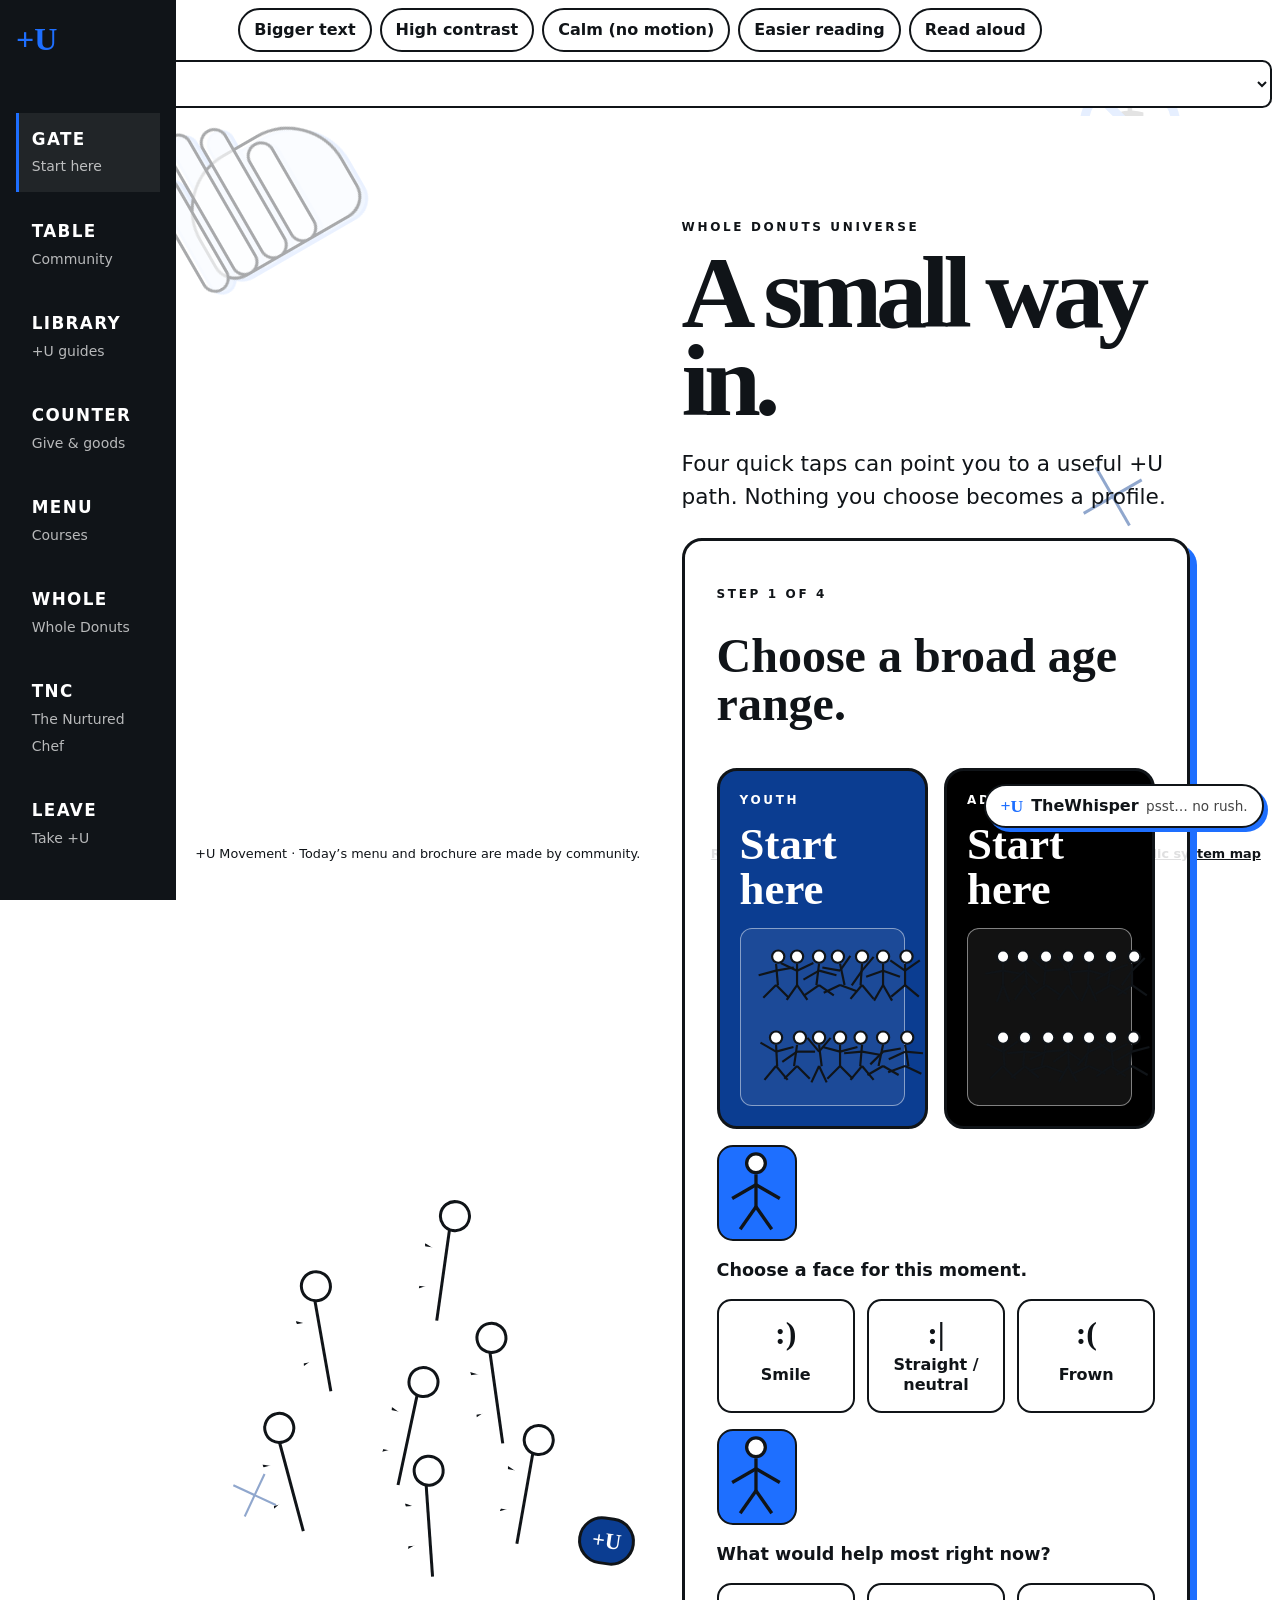
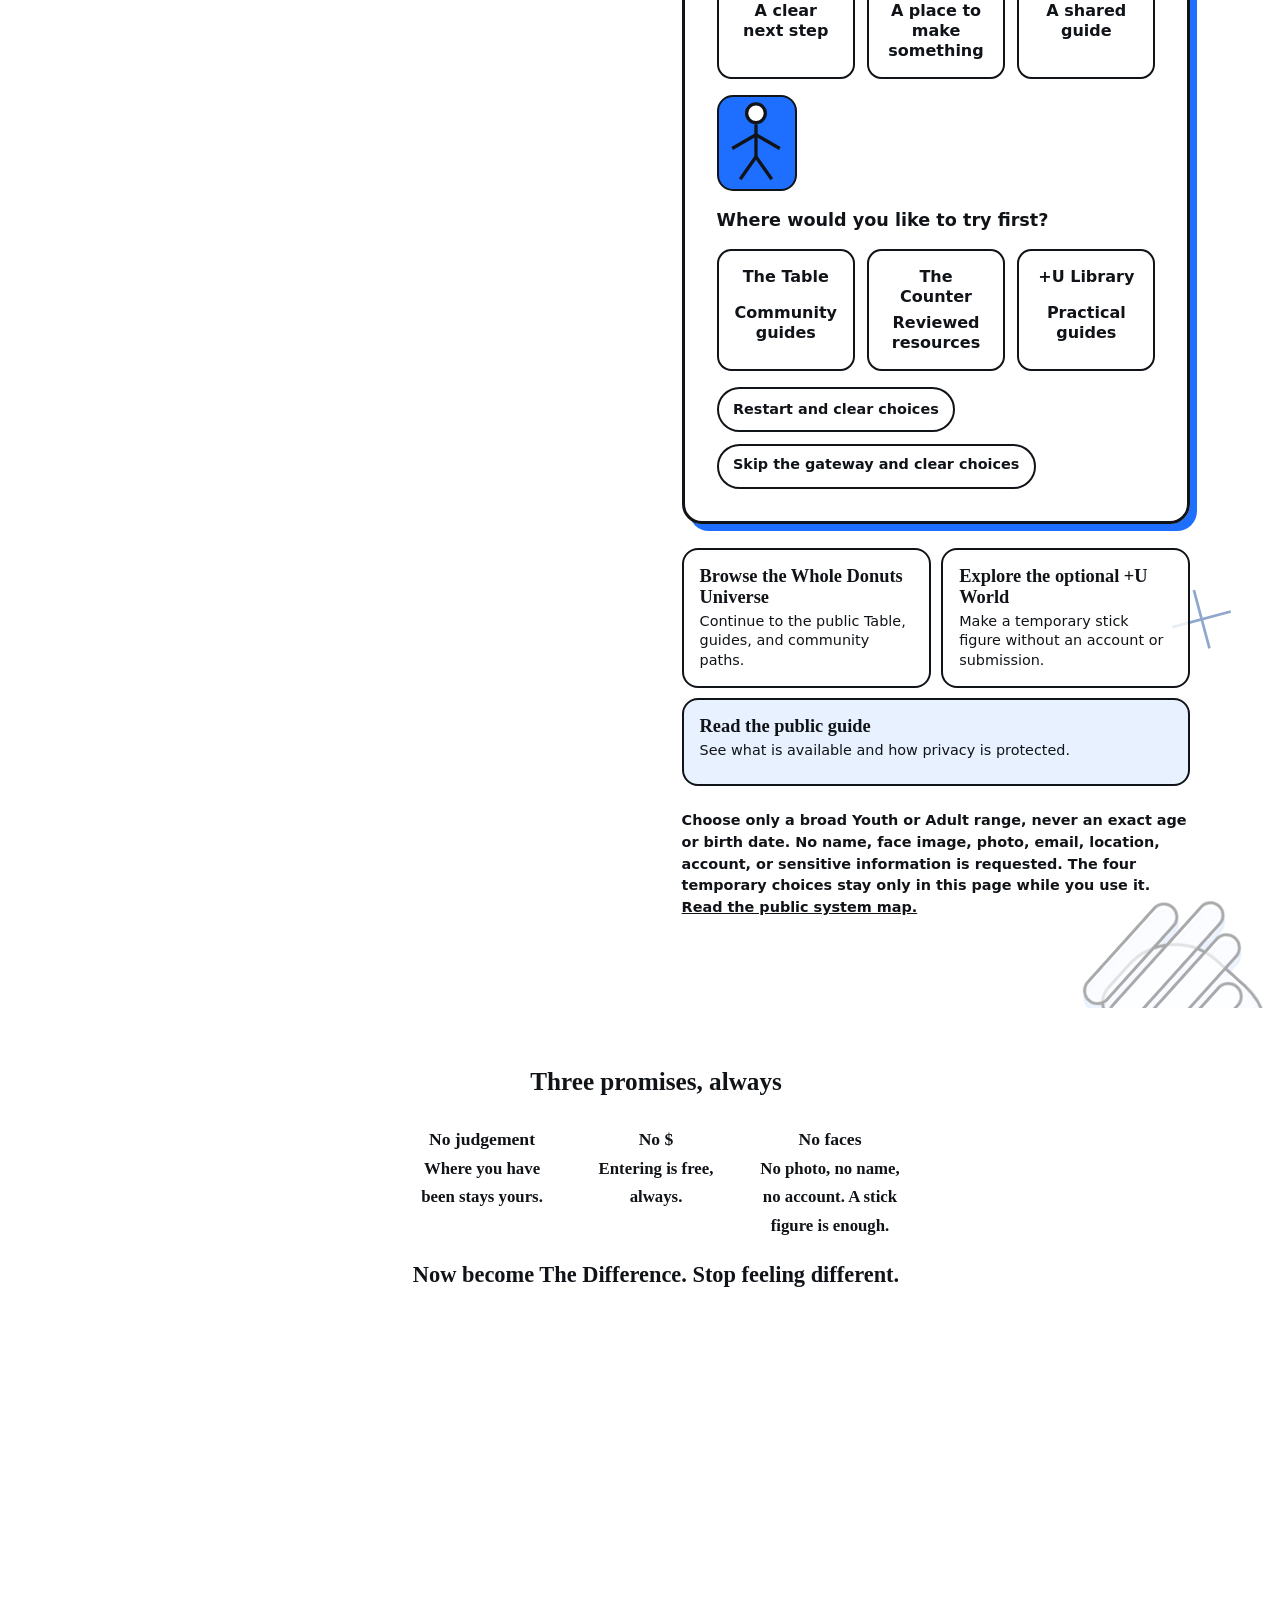
<file: index.html>
<!doctype html>
<html lang="en">
<head>
  <meta charset="utf-8">
  <meta name="viewport" content="width=device-width,initial-scale=1">
  <meta name="description" content="Welcome to Whole Donuts: practical guides, the +U World, and community paths for learning, making, and sharing what helps.">
  <meta id="page-robots" name="robots" content="index,follow">
  <link rel="canonical" href="https://wenevergonnaclose.com/">
  <meta property="og:type" content="website">
  <meta property="og:title" content="Whole Donuts Universe | Find a useful next step">
  <meta property="og:description" content="A welcoming place for practical guides, creative exploration, and community paths.">
  <meta property="og:url" content="https://wenevergonnaclose.com/">
  <meta name="twitter:card" content="summary">
  <script type="application/ld+json">
    {"@context":"https://schema.org","@type":"WebSite","name":"Whole Donuts Universe","url":"https://wenevergonnaclose.com/","description":"A welcoming place for practical guides, creative exploration, and community paths."}
  </script>
  <title>Whole Donuts Universe | Find a useful next step</title>
  <link rel="stylesheet" href="styles.css?v=gateway-journey-1">
  <link rel="stylesheet" href="css/access.css">
  <link rel="stylesheet" href="css/identity.css">
  <script>document.documentElement.classList.add("js-router");</script>
</head>
<body data-ghost="home">
  <a class="skip-link" href="#main-content">Skip to the current screen</a>
  <section class="universe-gateway screen screen-active" id="gateway" data-screen="gateway" aria-labelledby="universe-gateway-title">
    <div class="entry-backdrop" aria-hidden="true">
      <div class="overflow-hand hand-left"><span></span><span></span><span></span><span></span></div>
      <div class="overflow-hand hand-right"><span></span><span></span><span></span><span></span></div>
      <span class="entry-jack jack-one"></span>
      <span class="entry-jack jack-two"></span>
      <span class="entry-jack jack-three"></span>
    </div>
    <div class="universe-shell">
      <div class="stick-field" role="img" aria-label="A field of anonymous faceless stick figures">
        <span class="field-figure one"></span><span class="field-figure two"></span><span class="field-figure three"></span><span class="field-figure four"></span><span class="field-figure five"></span><span class="field-figure six"></span><span class="field-figure seven"></span><span class="universe-plus">+U</span>
      </div>
      <div class="universe-copy">
        <p class="eyebrow">WHOLE DONUTS UNIVERSE</p>
        <h1 id="universe-gateway-title">A small way in.</h1>
        <p class="universe-lede">Four quick taps can point you to a useful +U path. Nothing you choose becomes a profile.</p>
        <section class="entry-journey" aria-labelledby="entry-journey-title">
          <p class="eyebrow" id="entry-progress">STEP 1 OF 4</p>
          <h2 id="entry-journey-title">Choose a broad age range.</h2>
          <div class="journey-step" data-journey-step="1">
            <div class="gateway-panels">
              <button class="gateway-panel youth-panel side-choice" type="button" data-entry-side="youth"><span><span class="eyebrow">YOUTH</span><strong>Start here</strong></span><span class="companion-field" aria-hidden="true"><span class="entry-variant style-curious"><span class="entry-figure"><span class="figure-head"></span><span class="figure-body"></span><span class="figure-limb arm-left"></span><span class="figure-limb arm-right"></span><span class="figure-limb leg-left"></span><span class="figure-limb leg-right"></span></span></span><span class="entry-variant style-bright"><span class="entry-figure"><span class="figure-head"></span><span class="figure-body"></span><span class="figure-limb arm-left"></span><span class="figure-limb arm-right"></span><span class="figure-limb leg-left"></span><span class="figure-limb leg-right"></span></span></span><span class="entry-variant style-brave"><span class="entry-figure"><span class="figure-head"></span><span class="figure-body"></span><span class="figure-limb arm-left"></span><span class="figure-limb arm-right"></span><span class="figure-limb leg-left"></span><span class="figure-limb leg-right"></span></span></span><span class="entry-variant style-playful"><span class="entry-figure"><span class="figure-head"></span><span class="figure-body"></span><span class="figure-limb arm-left"></span><span class="figure-limb arm-right"></span><span class="figure-limb leg-left"></span><span class="figure-limb leg-right"></span></span></span><span class="entry-variant style-inventive"><span class="entry-figure"><span class="figure-head"></span><span class="figure-body"></span><span class="figure-limb arm-left"></span><span class="figure-limb arm-right"></span><span class="figure-limb leg-left"></span><span class="figure-limb leg-right"></span></span></span><span class="entry-variant style-steady"><span class="entry-figure"><span class="figure-head"></span><span class="figure-body"></span><span class="figure-limb arm-left"></span><span class="figure-limb arm-right"></span><span class="figure-limb leg-left"></span><span class="figure-limb leg-right"></span></span></span><span class="entry-variant style-hopeful"><span class="entry-figure"><span class="figure-head"></span><span class="figure-body"></span><span class="figure-limb arm-left"></span><span class="figure-limb arm-right"></span><span class="figure-limb leg-left"></span><span class="figure-limb leg-right"></span></span></span><span class="entry-variant style-friendly"><span class="entry-figure"><span class="figure-head"></span><span class="figure-body"></span><span class="figure-limb arm-left"></span><span class="figure-limb arm-right"></span><span class="figure-limb leg-left"></span><span class="figure-limb leg-right"></span></span></span><span class="entry-variant style-focused"><span class="entry-figure"><span class="figure-head"></span><span class="figure-body"></span><span class="figure-limb arm-left"></span><span class="figure-limb arm-right"></span><span class="figure-limb leg-left"></span><span class="figure-limb leg-right"></span></span></span><span class="entry-variant style-growing"><span class="entry-figure"><span class="figure-head"></span><span class="figure-body"></span><span class="figure-limb arm-left"></span><span class="figure-limb arm-right"></span><span class="figure-limb leg-left"></span><span class="figure-limb leg-right"></span></span></span><span class="entry-variant style-open"><span class="entry-figure"><span class="figure-head"></span><span class="figure-body"></span><span class="figure-limb arm-left"></span><span class="figure-limb arm-right"></span><span class="figure-limb leg-left"></span><span class="figure-limb leg-right"></span></span></span><span class="entry-variant style-gentle"><span class="entry-figure"><span class="figure-head"></span><span class="figure-body"></span><span class="figure-limb arm-left"></span><span class="figure-limb arm-right"></span><span class="figure-limb leg-left"></span><span class="figure-limb leg-right"></span></span></span><span class="entry-variant style-ready"><span class="entry-figure"><span class="figure-head"></span><span class="figure-body"></span><span class="figure-limb arm-left"></span><span class="figure-limb arm-right"></span><span class="figure-limb leg-left"></span><span class="figure-limb leg-right"></span></span></span><span class="entry-variant style-explorer"><span class="entry-figure"><span class="figure-head"></span><span class="figure-body"></span><span class="figure-limb arm-left"></span><span class="figure-limb arm-right"></span><span class="figure-limb leg-left"></span><span class="figure-limb leg-right"></span></span></span></span></button>
              <button class="gateway-panel adult-panel side-choice" type="button" data-entry-side="adult"><span><span class="eyebrow">ADULT</span><strong>Start here</strong></span><span class="companion-field" aria-hidden="true"><span class="entry-variant style-grounded"><span class="entry-figure"><span class="figure-head"></span><span class="figure-body"></span><span class="figure-limb arm-left"></span><span class="figure-limb arm-right"></span><span class="figure-limb leg-left"></span><span class="figure-limb leg-right"></span></span></span><span class="entry-variant style-reflective"><span class="entry-figure"><span class="figure-head"></span><span class="figure-body"></span><span class="figure-limb arm-left"></span><span class="figure-limb arm-right"></span><span class="figure-limb leg-left"></span><span class="figure-limb leg-right"></span></span></span><span class="entry-variant style-resourceful"><span class="entry-figure"><span class="figure-head"></span><span class="figure-body"></span><span class="figure-limb arm-left"></span><span class="figure-limb arm-right"></span><span class="figure-limb leg-left"></span><span class="figure-limb leg-right"></span></span></span><span class="entry-variant style-creative"><span class="entry-figure"><span class="figure-head"></span><span class="figure-body"></span><span class="figure-limb arm-left"></span><span class="figure-limb arm-right"></span><span class="figure-limb leg-left"></span><span class="figure-limb leg-right"></span></span></span><span class="entry-variant style-patient"><span class="entry-figure"><span class="figure-head"></span><span class="figure-body"></span><span class="figure-limb arm-left"></span><span class="figure-limb arm-right"></span><span class="figure-limb leg-left"></span><span class="figure-limb leg-right"></span></span></span><span class="entry-variant style-capable"><span class="entry-figure"><span class="figure-head"></span><span class="figure-body"></span><span class="figure-limb arm-left"></span><span class="figure-limb arm-right"></span><span class="figure-limb leg-left"></span><span class="figure-limb leg-right"></span></span></span><span class="entry-variant style-courageous"><span class="entry-figure"><span class="figure-head"></span><span class="figure-body"></span><span class="figure-limb arm-left"></span><span class="figure-limb arm-right"></span><span class="figure-limb leg-left"></span><span class="figure-limb leg-right"></span></span></span><span class="entry-variant style-welcoming"><span class="entry-figure"><span class="figure-head"></span><span class="figure-body"></span><span class="figure-limb arm-left"></span><span class="figure-limb arm-right"></span><span class="figure-limb leg-left"></span><span class="figure-limb leg-right"></span></span></span><span class="entry-variant style-practical"><span class="entry-figure"><span class="figure-head"></span><span class="figure-body"></span><span class="figure-limb arm-left"></span><span class="figure-limb arm-right"></span><span class="figure-limb leg-left"></span><span class="figure-limb leg-right"></span></span></span><span class="entry-variant style-forward"><span class="entry-figure"><span class="figure-head"></span><span class="figure-body"></span><span class="figure-limb arm-left"></span><span class="figure-limb arm-right"></span><span class="figure-limb leg-left"></span><span class="figure-limb leg-right"></span></span></span><span class="entry-variant style-prepared"><span class="entry-figure"><span class="figure-head"></span><span class="figure-body"></span><span class="figure-limb arm-left"></span><span class="figure-limb arm-right"></span><span class="figure-limb leg-left"></span><span class="figure-limb leg-right"></span></span></span><span class="entry-variant style-determined"><span class="entry-figure"><span class="figure-head"></span><span class="figure-body"></span><span class="figure-limb arm-left"></span><span class="figure-limb arm-right"></span><span class="figure-limb leg-left"></span><span class="figure-limb leg-right"></span></span></span><span class="entry-variant style-connected"><span class="entry-figure"><span class="figure-head"></span><span class="figure-body"></span><span class="figure-limb arm-left"></span><span class="figure-limb arm-right"></span><span class="figure-limb leg-left"></span><span class="figure-limb leg-right"></span></span></span><span class="entry-variant style-purposeful"><span class="entry-figure"><span class="figure-head"></span><span class="figure-body"></span><span class="figure-limb arm-left"></span><span class="figure-limb arm-right"></span><span class="figure-limb leg-left"></span><span class="figure-limb leg-right"></span></span></span></span></button>
            </div>
          </div>
          <div class="journey-step" data-journey-step="2" hidden>
            <span class="journey-companion entry-variant" id="journey-companion" aria-hidden="true"><span class="entry-figure"><span class="figure-head"></span><span class="figure-body"></span><span class="figure-limb arm-left"></span><span class="figure-limb arm-right"></span><span class="figure-limb leg-left"></span><span class="figure-limb leg-right"></span></span></span>
            <p>Choose a face for this moment.</p>
            <div class="journey-options" role="group" aria-label="Choose a face for this moment">
              <button type="button" data-entry-face="smile"><span aria-hidden="true">:)</span>Smile</button>
              <button type="button" data-entry-face="neutral"><span aria-hidden="true">:|</span>Straight / neutral</button>
              <button type="button" data-entry-face="frown"><span aria-hidden="true">:(</span>Frown</button>
            </div>
          </div>
          <div class="journey-step" data-journey-step="3" hidden>
            <span class="journey-companion entry-variant" aria-hidden="true"><span class="entry-figure"><span class="figure-head"></span><span class="figure-body"></span><span class="figure-limb arm-left"></span><span class="figure-limb arm-right"></span><span class="figure-limb leg-left"></span><span class="figure-limb leg-right"></span></span></span>
            <p>What would help most right now?</p>
            <div class="journey-options" role="group" aria-label="Choose what would help most right now">
              <button type="button" data-entry-need="A clear next step">A clear next step</button>
              <button type="button" data-entry-need="A place to make something">A place to make something</button>
              <button type="button" data-entry-need="A shared guide">A shared guide</button>
            </div>
          </div>
          <div class="journey-step" data-journey-step="4" hidden>
            <span class="journey-companion entry-variant" aria-hidden="true"><span class="entry-figure"><span class="figure-head"></span><span class="figure-body"></span><span class="figure-limb arm-left"></span><span class="figure-limb arm-right"></span><span class="figure-limb leg-left"></span><span class="figure-limb leg-right"></span></span></span>
            <p>Where would you like to try first?</p>
            <div class="journey-options destination-options" role="group" aria-label="Choose a first +U destination">
              <button type="button" data-entry-destination="the-table" data-entry-message="The Table is open: community guides and practical next steps.">The Table <small>Community guides</small></button>
              <button type="button" data-entry-destination="the-counter" data-entry-message="The Counter is open: reviewed resources and the contribution protocol.">The Counter <small>Reviewed resources</small></button>
              <button type="button" data-entry-destination="template-library" data-entry-message="The +U Library is open: practical, editable guides.">+U Library <small>Practical guides</small></button>
            </div>
          </div>
          <div class="journey-actions">
            <button type="button" id="journey-back" hidden>Back</button>
            <button type="button" id="journey-restart">Restart and clear choices</button>
            <a href="#the-table">Skip the gateway and clear choices</a>
          </div>
        </section>
        <div class="entry-direct-links" aria-label="Direct public paths">
          <a href="#the-table">
            <strong>Browse the Whole Donuts Universe</strong>
            <span>Continue to the public Table, guides, and community paths.</span>
          </a>
          <a href="world/">
            <strong>Explore the optional +U World</strong>
            <span>Make a temporary stick figure without an account or submission.</span>
          </a>
          <a class="entry-guide-link" href="guide.html">
            <strong>Read the public guide</strong>
            <span>See what is available and how privacy is protected.</span>
          </a>
        </div>
        <p class="gateway-privacy">Choose only a broad Youth or Adult range, never an exact age or birth date. No name, face image, photo, email, location, account, or sensitive information is requested. The four temporary choices stay only in this page while you use it. <a href="PUBLIC_SYSTEM.md">Read the public system map.</a></p>
      </div>
    </div>
  </section>

  <section class="promise screen screen-active" data-screen="gateway" aria-labelledby="promiseTitle">
    <h2 id="promiseTitle">Three promises, always</h2>
    <ul class="promise-signs">
      <li><strong>No judgement</strong><span>Where you have been stays yours.</span></li>
      <li><strong>No $</strong><span>Entering is free, always.</span></li>
      <li><strong>No faces</strong><span>No photo, no name, no account. A stick figure is enough.</span></li>
    </ul>
    <p class="the-difference">Now become The Difference. Stop feeling different.</p>
  </section>

  <aside class="rail" aria-label="+U menu">
    <a class="mark" href="#gateway" data-screen-link="gateway" aria-label="Whole Donuts home">+U</a>
    <nav>
      <a href="#gateway" data-screen-link="gateway"><span>GATE</span><small>Start here</small></a>
      <a href="#the-table" data-screen-link="table"><span>TABLE</span><small>Community</small></a>
      <a href="#template-library" data-screen-link="library"><span>LIBRARY</span><small>+U guides</small></a>
      <a href="#donation-access-hub" data-screen-link="counter"><span>COUNTER</span><small>Give &amp; goods</small></a>
      <a href="#course-bits" data-screen-link="menu"><span>MENU</span><small>Courses</small></a>
      <a href="#awd" data-branch="awd" data-screen-link="sides"><span>WHOLE</span><small>Whole Donuts</small></a>
      <a href="#tnc" data-branch="tnc" data-screen-link="sides"><span>TNC</span><small>The Nurtured Chef</small></a>
      <a href="#leave" data-screen-link="leave"><span>LEAVE</span><small>Take +U</small></a>
    </nav>
  </aside>

  <main id="main-content">
    <p id="journey-destination-status" class="journey-destination-status" aria-live="polite" hidden></p>
    <section id="table" class="panel hero screen" data-screen="table" aria-labelledby="home-title">
      <span id="the-table" class="anchor-target" tabindex="-1"></span>
      <p class="eyebrow">THE TABLE · <span id="daily-date">TODAY</span></p>
      <h1 id="home-title">Pull up a seat.</h1>
      <p class="lede">Welcome in. Today’s menu is made by community: no judgment—just try, learn, and leave a crumb for the next person.</p>
      <section class="welcome-scene" aria-label="Stick figures welcoming you">
        <div class="stick-group" aria-hidden="true">
          <div class="stick happy"><span class="head"></span><span class="body"></span><span class="arm left"></span><span class="arm right"></span><span class="leg left"></span><span class="leg right"></span></div>
          <div class="stick wave"><span class="head"></span><span class="body"></span><span class="arm left"></span><span class="arm right"></span><span class="leg left"></span><span class="leg right"></span></div>
          <div class="stick happy"><span class="head"></span><span class="body"></span><span class="arm left"></span><span class="arm right"></span><span class="leg left"></span><span class="leg right"></span></div>
        </div>
        <p class="welcome-note">Hey you. The water is warm, the table is open, and there is room for your next step.</p>
      </section>



      <section class="ambassador-path" id="ambassador-path" aria-labelledby="ambassador-path-title">
        <p class="eyebrow">THE +U AMBASSADOR PATH</p>
        <h2 id="ambassador-path-title">Your resilience is a credential.</h2>
        <p>Artists, tradespeople, organizers, business leaders, neighbors rebuilding after hard times, and people still finding their footing all bring knowledge worth carrying forward. +U recognizes what you have learned and gives you a place to grow it, share it, or take it wherever your own path leads.</p>
        <div class="ambassador-grid">
          <article>
            <h3>Learn your way</h3>
            <p>Use guides, templates, and shared practical knowledge at your own pace. Keep what helps and leave the rest.</p>
          </article>
          <article>
            <h3>Keep your place local</h3>
            <p>No return pass, account, identity, profile, application, or record of achievement is created. Bookmark the public page if you want to find the table again.</p>
          </article>
          <article>
            <h3>Lead from where you stand</h3>
            <p>Choose a creative, skilled-trade, community, or business ambassador direction. Use the public guides independently or bring original or permitted public material to an owner-approved reviewed channel when one exists.</p>
          </article>
        </div>
        <p class="ambassador-note">Everything is here if you ask, try, and finish what you started. Take what helps, create the next project of positivity, and leave a useful crumb for the person who comes after you. No one has to prove their worth to belong here. Certification recognizes a completed path; it does not measure a person's value.</p>
      </section>



      <div class="choices" aria-label="Open either side of the menu">
        <a class="choice awd" href="#awd"><strong>Whole Donuts</strong><span>Community, experiments, and services.</span></a>
        <a class="choice tnc" href="#tnc"><strong>The Nurtured Chef</strong><span>Food and care community paths.</span></a>
      </div>
      <p class="promise">No names. No faces. No entrance fee. Only cause and effect—yours or +U. Always treated by TNC.</p>

      <section class="brochure" aria-labelledby="brochure-title">
        <div class="brochure-head">
          <p class="eyebrow">MOVEMENT · PRINT + DIGITAL COMPANION</p>
          <h2 id="brochure-title">Recovered trifold references.</h2>
          <p>The original Movement trifold image files are not present in this repository or public site. These are provenance notes only, not replacement artwork or printable brochures.</p>
        </div>
        <div class="brochure-grid">
          <article class="brochure-card">
            <h3>Outside spread</h3>
            <p><strong>Missing original asset: MovementTrifoldOUTSIDE.png</strong></p>
            <ul>
              <li><strong>Back panel:</strong> About Movement, values, and stay connected footer</li>
              <li><strong>Spine:</strong> vertical Movement wordmark with chef logo and stripe texture</li>
              <li><strong>Front cover:</strong> chef hero, Movement title, pillars, and URL bar</li>
            </ul>
          </article>
          <article class="brochure-card">
            <h3>Inside spread</h3>
            <p><strong>Missing original asset: MovementTrifoldINSIDE.png</strong></p>
            <ul>
              <li><strong>Get involved:</strong> four programs and free footer</li>
              <li><strong>Our story:</strong> quote, founding story, and 5K+/365/Free stats bar</li>
              <li><strong>Scan &amp; respond:</strong> QR to wenevergonnaclose.com, rapid response note, and public contact</li>
            </ul>
          </article>
        </div>
        <div class="brochure-meta">
          <article>
            <h3>Asset boundary</h3>
            <p>Do not print, recreate, or publish a substitute as the original. A rights-reviewed original file and its provenance are required before a future public release.</p>
          </article>
          <article>
            <h3>Current public route</h3>
            <p>Use the verified +U entry and its direct links while the original assets remain unavailable.</p>
            <p><strong>Public contact:</strong> No public contact form or submission route is configured.</p>
          </article>
        </div>
      </section>
    </section>


    <section class="template-library screen" id="template-library" data-screen="library" aria-labelledby="template-library-title">
      <p class="eyebrow">THE +U LIBRARY</p>
      <h2 id="template-library-title">Make it yours, one small edit at a time.</h2>
      <p id="template-library-copy">Pick a guide, make a copy, and shape it around what is true for you today. The library grows only when a human approves original or permitted public material through the reviewed crumb process.</p>
      <div class="template-grid">
        <article class="template-card">
          <span>01</span>
          <h3>Find your next step</h3>
          <p>A gentle page for turning a need, idea, or hard moment into one doable action.</p>
          <a href="templates/plus-u-next-step-template.md">Open the template</a>
        </article>
        <article class="template-card">
          <span>02</span>
          <h3>Share what helped</h3>
          <p>Turn one lesson, connection, or resource into something the next person can use.</p>
          <a href="templates/plus-u-share-a-crumb-template.md">Open the template</a>
        </article>
        <article class="template-card">
          <span>03</span>
          <h3>Build your table</h3>
          <p>Gather a small circle around a cause, a project, or a practical act of care.</p>
          <a href="templates/plus-u-build-your-table-template.md">Open the template</a>
        </article>
      </div>
      <p><a class="library-guide-link" href="WHOLE_DONUTS_GUIDE.md">Read the whole Whole Donuts guide</a></p>
      <p class="template-library-note">Bring any useful crumb, no matter where you gathered it. Choose what fits, skip what does not, and rewrite every prompt in your own words. No account is needed to use a template.</p>
      <section class="crumb-workshop" id="crumb-workshop" aria-labelledby="crumb-workshop-title">
        <span id="the-counter" class="anchor-target" tabindex="-1"></span>
        <p class="eyebrow">THE COUNTER · REVIEWED RESOURCES</p>
        <p class="eyebrow">THE SEO CRUMB SAVER</p>
        <h3 id="crumb-workshop-title">Every crumb becomes part of the whole.</h3>
        <p>Useful public guides, templates, invitations, and community pages are discoverable ways into the table. A crumb is reviewed knowledge or content, not a visitor profile, scraped social data, or an automatic submission. Share only original or permitted useful material; approved crumbs require rights, safety, source, usefulness, attribution, and history review before human publication.</p>
        <p class="crumb-availability"><strong>Crumb Saver saves on this device only.</strong> Your crumb is stored in this browser and shown in the review queue below as a browser-only candidate. Nothing is sent anywhere, and nothing is published until a human reviews it. Prepare a contribution with the <a href="templates/plus-u-share-a-crumb-template.md">share-a-crumb template</a> and read the <a href="CRUMB_PROTOCOL.md">reviewed protocol</a> before sharing original or permitted public material.</p>
        <form id="crumb-form">
          <fieldset class="crumb-fields">
            <legend>Save a crumb on this device</legend>
            <label for="crumb-category">Where could it help?</label>
            <select id="crumb-category" name="category" required>
              <option value="">Choose a place</option>
              <option value="world">Whole Donuts world</option>
              <option value="library">+U Library</option>
              <option value="ambassador">Ambassador Path</option>
              <option value="support">Community support</option>
            </select>
            <label for="crumb-source">Source link, if there is one</label>
            <input id="crumb-source" name="source" type="url" placeholder="https://example.com">
            <label for="crumb-content">Your crumb</label>
            <textarea id="crumb-content" name="content" rows="5" maxlength="2000" required placeholder="What is useful, who could it help, and how should someone begin?"></textarea>
            <label class="crumb-consent"><input id="crumb-rights" name="rights" type="checkbox" required> I wrote this or have permission to share and recommend it.</label>
            <button type="submit">Save this crumb on my device</button>
          </fieldset>
        </form>
        <p id="crumb-status" aria-live="polite"></p>
        <p class="crumb-note">We do not publish private, identifying, financial, health, or harmful information. Read the <a href="CRUMB_PROTOCOL.md">crumb protocol</a>.</p>
      </section>
      <section class="review-queue" id="review-queue" aria-labelledby="review-queue-title">
        <p class="eyebrow">BROWSER-ONLY REVIEW QUEUE</p>
        <h3 id="review-queue-title">A small, human-reviewed shortlist.</h3>
        <p>This page renders only curated metadata references shipped with this site. It does not read files, call GitHub, scan a network, publish anything, or merge anything. Every candidate remains review-only while rights review is pending.</p>
        <label for="review-queue-filter">Show candidates</label>
        <select id="review-queue-filter">
          <option value="all">All categories</option>
          <option value="draft">Drafts</option>
          <option value="image">Images</option>
          <option value="crumb">Crumbs</option>
        </select>
        <p id="review-queue-status" aria-live="polite"></p>
        <div class="review-queue-list" id="review-queue-list" aria-live="polite"></div>
        <details>
          <summary>Excluded sources and why</summary>
          <div class="review-queue-list" id="review-queue-exclusions"></div>
        </details>
        <details>
          <summary>How maintainers refresh this queue</summary>
          <p>Edit the tracked <code>review-queue-manifest.js</code> file locally with approved public source metadata, review the change in the repository, and merge it through the normal human review process. The queue never discovers or updates candidates on its own. Read the <a href="PUBLIC_SYSTEM.md">public system curation policy</a> before proposing a candidate.</p>
        </details>
      </section>
    </section>

    <section class="counter screen" id="community-counter" data-screen="counter" aria-label="Today's community menu">
      <div class="counter-head">
        <div><p class="eyebrow">BEFORE THE FIRST CRUMB DROPS</p><h2>+U changes everything.</h2></div>
        <p>Tap a course. Order only what fits.</p>
      </div>

      <section class="donuts-new-school" id="donuts-new-school" aria-labelledby="donuts-new-school-title">
        <p class="eyebrow">DONUTS NEW SCHOOL</p>
        <h3 id="donuts-new-school-title">Visionaries &amp; Pioneers</h3>
        <p>Bring a question, a useful skill, or a project worth building. Donuts New School is a non-exclusive +U learning subject for people who want to learn, make, share useful work, and carry community knowledge forward.</p>
        <div class="new-school-actions">
          <a href="#template-library">Explore free +U learning guides</a>
          <a href="CRUMB_PROTOCOL.md">Read the reviewed Crumb Protocol</a>
          <a href="#gateway">Return to the gateway</a>
          <a href="PUBLIC_SYSTEM.md">Read the public system map</a>
        </div>
        <p class="new-school-note">It is not enrollment, a credential, certification, identity requirement, financial opportunity, donation reward, or automated path. It does not create a dashboard, account, or participation record.</p>
      </section>

      <section class="virtual-store" aria-labelledby="virtual-store-title">
        <p class="eyebrow">THE +U GOODS WINDOW</p>
        <h3 id="virtual-store-title">Made by +U, 4 ALL.</h3>
        <p id="virtual-store-copy">Small goods concepts for carrying the table with you. There is no active store, order, or payment route here; any future storefront must be owner-verified before it is linked.</p>
        <div class="product-grid">
          <article class="product-card">
            <span class="product-mark" aria-hidden="true">+U</span>
            <h4 id="featured-product-title">Everyday Tee</h4>
            <p id="featured-product-copy">Soft, simple, and ready for the long way home.</p>
            <small>Future concept; not for sale</small>
          </article>
          <article class="product-card">
            <span class="product-mark" aria-hidden="true">4 ALL</span>
            <h4>Table Tote</h4>
            <p>For groceries, books, tools, and whatever helps the next person.</p>
            <small>Future concept; not for sale</small>
          </article>
          <article class="product-card">
            <span class="product-mark" aria-hidden="true">+U</span>
            <h4>Counter Mug</h4>
            <p>A steady reminder to make room, take a breath, and begin again.</p>
            <small>Future concept; not for sale</small>
          </article>
          <article class="product-card">
            <span class="product-mark" aria-hidden="true">4 ALL</span>
            <h4>Open Water Poster</h4>
            <p>A calm wall piece for the places where fresh starts happen.</p>
            <small>Future concept; not for sale</small>
          </article>
        </div>
        <p id="storefront-status" class="storefront-status" aria-live="polite">This Goods Window is browse-only. Merchandise is not available to buy here, and no storefront destination is linked. Voluntary Cash App support is separate and does not purchase merchandise.</p>
        <div id="storefront-actions" class="storefront-actions"></div>
        <p class="virtual-store-note">The Goods Window does not collect product feedback or route visitors to commerce. It remains browse-only unless an owner verifies a future public storefront route.</p>
      </section>

      <section class="journey-offers" id="journey-offers" aria-labelledby="journey-offers-title">
        <p class="eyebrow">YOUR NEXT BITE</p>
        <h3 id="journey-offers-title">Start with what fits today.</h3>
        <p id="journey-offers-copy">Try something, keep what helps, and choose what is next. Nothing is required.</p>
        <div class="journey-offer-actions">
          <a class="button primary" href="templates/plus-u-next-step-template.md">Get the free +U next-step template</a>
          <a class="button store" href="#donation-access-hub">Open the Donation Access Hub</a>
        </div>
        <p class="journey-offers-note"><strong>Keep the table growing:</strong> support can be money, time, skills, materials, or a useful connection. Optional support contributions are separate from store purchases and never required for access or recognition.</p>
        <p class="journey-offers-note">Choose any public path that fits today. Nothing is required or recorded by the gateway.</p>
      </section>

      <section class="donation-access-hub" id="donation-access-hub" aria-labelledby="donation-access-title">
        <p class="eyebrow">DONATION ACCESS HUB</p>
        <h3 id="donation-access-title">Choose your purpose before you leave the table.</h3>
        <p>This is a voluntary support interface, not a payment processor or fund-transfer system. It never starts automatic payments, recurring billing, transfers, allocations, or background use of a payment method.</p>
        <p><strong>Provider availability:</strong> Cash App and Chime to <strong>$wholedonuts</strong> are the only allowed manual provider routes for this operating model. Cash App has a consent-gated optional external exit. Chime has no universal public payment URL, so it is available only as an official-app instruction and copy control after the same confirmation.</p>

        <fieldset class="donation-purpose">
          <legend>1. What is your optional support for?</legend>
          <label><input type="radio" name="donation-purpose" value="Whole Donuts community work"> Whole Donuts community work</label>
          <label><input type="radio" name="donation-purpose" value="The Nurtured Chef community work"> The Nurtured Chef community work</label>
          <label><input type="radio" name="donation-purpose" value="General +U table support"> General +U table support</label>
        </fieldset>

        <p class="donation-status" id="donation-status" aria-live="polite">Choose a purpose to review the optional payment details.</p>
        <div class="donation-disclosure" id="donation-disclosure" hidden>
          <p><strong>Optional manual support routes:</strong> Cash App to <strong>$wholedonuts</strong>, or Chime by opening the official Chime app and entering <strong>$wholedonuts</strong> as the ChimeSign. This is not a store purchase, does not include merchandise, and does not create any tax-deductible receipt, investment return, currency value, ownership, or guaranteed benefit.</p>
          <p>This interface cannot issue a refund or collect a payment question. The selected provider and responsible payee handle optional support-payment questions under their terms. Store purchases, fulfillment, and refunds are handled by the separate merchant or store provider.</p>
          <label class="donation-confirmation"><input id="donation-confirmation" type="checkbox"> I chose this purpose, reviewed the payee, and want to reveal the optional manual payment choices.</label>
          <button id="reveal-donation-link" type="button" disabled>Reveal optional payment choices</button>
        </div>
        <div class="donation-exit" id="donation-exit" hidden>
          <p id="donation-exit-copy"></p>
          <a class="button primary" id="donation-processor-link" href="https://cash.app/$wholedonuts" target="_blank" rel="noopener noreferrer">Continue to optional Cash App payment ↗</a>
          <div class="chime-manual-route">
            <p><strong>Optional manual Chime app:</strong> Open the official Chime app and enter <strong>$wholedonuts</strong> as the ChimeSign. This site does not open Chime, initiate a payment, or start a transfer.</p>
            <button id="copy-chime-sign" type="button" disabled>Copy $wholedonuts for Chime</button>
            <p class="chime-copy-status" id="chime-copy-status" aria-live="polite"></p>
          </div>
        </div>
        <p class="impact-stewardship"><strong>Impact stewardship:</strong> your selected purpose is shown before any optional exit, and no automatic allocation occurs. Impact updates or claims are published only after responsible human review and accounting. We do not promise a particular use, tax treatment, or outcome for every dollar.</p>

        <section class="rewards-center" aria-labelledby="rewards-center-title">
          <h4 id="rewards-center-title">Rewards Center</h4>
          <p>Recognition and access acknowledge participation; they are not cash, currency, ownership, an investment, a prize, a gift card, or a guaranteed benefit. An intentional, reviewed contribution or share may be recognized only under future published eligibility rules. Recognition never depends on making a charitable donation or optional support payment.</p>
        </section>

        <section class="share-invitation" aria-labelledby="share-invitation-title">
          <h4 id="share-invitation-title">Share &amp; Invitation Protocol</h4>
          <p>Every crumb becomes part of the whole when someone chooses to carry a useful invitation forward. Sharing is voluntary: it creates no reward, payment, referral credit, record, donor entitlement, or recipient tracking.</p>
          <div class="share-invitation-actions">
            <button id="share-invitation" type="button">Share the +U invitation</button>
            <button id="copy-invitation" type="button">Copy invitation link</button>
          </div>
          <p class="share-invitation-status" id="share-invitation-status" aria-live="polite">The invitation link contains no personal or referral information.</p>
          <p class="share-invitation-note">These controls do not connect a social account or post for anyone. Any future social post requires a human-approved subject destination, accessible format, and rights review.</p>
        </section>
      </section>

      <div class="fine-print">
        <strong>At the register, plain and clear:</strong> there is no active store, order, or payment route in this Goods Window. Optional support through Cash App or manual Chime is never automatic, never processed by this site, and separate from any future store purchase. The gateway choices are saved only on this device, so your visit can pick up where it left off. Nothing is sent anywhere, and you can clear them from the gateway at any time. Do not submit private, health, financial, or children’s information here.
        <details><summary>Community table agreement</summary><p>Participate lawfully and respectfully. Community information is general information, not medical, legal, financial, or professional advice. No harassment, exploitation, impersonation, unsafe activity, or promises of guaranteed results. External links and community contributions remain the responsibility of their providers and authors.</p></details>
      </div>
    </section>

    <section class="screen" id="menu" data-screen="menu" aria-labelledby="menu-title">
      <p class="eyebrow">THE MENU · FOUR COURSES</p>
      <h2 id="menu-title">Order only what fits.</h2>
      <p>Tap a course. Bits, Bites, Biggies, and Bombs — each one a small way to try, make, or share. Nothing is required, and nothing here costs anything.</p>
      <div class="course-tabs" role="tablist" aria-label="Menu courses">
        <button type="button" id="course-tab-bits" data-menu="bits" role="tab" aria-controls="course-bits" aria-selected="true">BITS</button>
        <button type="button" id="course-tab-bites" data-menu="bites" role="tab" aria-controls="course-bites" aria-selected="false">BITES</button>
        <button type="button" id="course-tab-biggies" data-menu="biggies" role="tab" aria-controls="course-biggies" aria-selected="false">BIGGIES</button>
        <button type="button" id="course-tab-bombs" data-menu="bombs" role="tab" aria-controls="course-bombs" aria-selected="false">BOMBS</button>
      </div>

      <section class="course" id="course-bits" data-course="bits" role="tabpanel" aria-labelledby="course-tab-bits">
        <h3>Bits <small>· tapas &amp; small plates</small></h3>
        <div class="course-grid">
          <article class="dish"><strong>Say hello</strong><p>Walk in without a name, title, résumé, or explanation.</p></article>
          <article class="dish"><strong>Try one thing</strong><p>Explore one idea, skill, tool, or cause without judgment.</p></article>
          <article class="dish"><strong>Leave one crumb</strong><p>Share one useful lesson so the next guest starts farther ahead.</p></article>
        </div>
      </section>

      <section class="course" id="course-bites" data-course="bites" role="tabpanel" aria-labelledby="course-tab-bites" hidden>
        <h3>Bites <small>· you may need a plate</small></h3>
        <div class="course-grid">
          <article class="dish"><strong>Learn together</strong><p>Community-made information, experiments, and practical guidance.</p></article>
          <article class="dish"><strong>Make together</strong><p>Small services and projects people already need, made more human.</p></article>
          <article class="dish"><strong>Serve a cause</strong><p>Turn a useful action into a repeatable effect for someone else.</p></article>
        </div>
      </section>

      <section class="course" id="course-biggies" data-course="biggies" role="tabpanel" aria-labelledby="course-tab-biggies" hidden>
        <h3>Biggies <small>· you may need a bib</small></h3>
        <div class="course-grid">
          <article class="dish"><strong>Build an appetite</strong><p>Shape bigger community services without gatekeepers or borrowed prestige.</p></article>
          <article class="dish"><strong>Bring your table</strong><p>Connect Whole Donuts, TNC, Table928, and future community tables through +U.</p></article>
          <article class="dish"><strong>Cause &amp; effect</strong><p>Measure what changed, learn honestly, and improve tomorrow’s menu.</p></article>
        </div>
      </section>

      <section class="course" id="course-bombs" data-course="bombs" role="tabpanel" aria-labelledby="course-tab-bombs" hidden>
        <h3>BOMBS <small>· desserts &amp; the register</small></h3>
        <div class="course-grid">
          <article class="dish"><strong>Whole Donuts goods window</strong><p><strong>Future owner-verified route.</strong> No Whole Donuts store is available from this public site.</p></article>
          <article class="dish"><strong>TNC goods window</strong><p><strong>Future owner-verified route.</strong> No TNC store is available from this public site.</p></article>
          <article class="dish" id="free-merch"><strong>Free tools &amp; information</strong><p>Community drops will appear here when available. No purchase is required to sit at the table.</p></article>
        </div>
      </section>
      <p class="menu-close">Still hungry for more? <a href="#donation-access-hub">The Counter</a> holds the Goods Window and the Donation Access Hub — or <a href="#leave">take +U with you</a> when you go. Just try, and pass it on.</p>
    </section>

    <section class="screen" id="sides" data-screen="sides" aria-labelledby="sides-title">
      <p class="eyebrow">TWO SIDES · ONE TABLE</p>
      <h2 id="sides-title">Whole Donuts and The Nurtured Chef — together.</h2>
      <p>Two sides of the same table. Whole Donuts is the community side; The Nurtured Chef is the food and care side. Each has special access to the other, and neither is a dead end.</p>
      <section id="awd" class="panel branch" aria-labelledby="awd-title">
        <p class="eyebrow">WHOLE DONUTS · ONE SIDE OF THE MENU</p>
        <h2 id="awd-title">Every appetite belongs.</h2>
        <p>Explore the Whole Donuts universe and community. Come back to The Table whenever you want another course.</p>
        <div class="actions">
          <a class="button primary" href="#gateway">Start at the +U gateway</a>
          <span class="button store" aria-label="Future owner-verified Whole Donuts store route">Future owner-verified store route</span>
          <a class="button store" href="#donation-access-hub">Open the Donation Access Hub</a>
        </div>
        <a class="back" href="#the-table">← Return to The Table</a>
      </section>

      <section id="tnc" class="panel branch" aria-labelledby="tnc-title">
        <p class="eyebrow">THE NURTURED CHEF · THE OTHER SIDE</p>
        <h2 id="tnc-title">Always treated by TNC.</h2>
        <p>Choose a food and care community path. Everything returns to The Table.</p>
        <div class="actions">
          <a class="button primary" href="#gateway">Start at the +U gateway</a>
          <span class="button store" aria-label="Future owner-verified TNC store route">Future owner-verified store route</span>
          <a class="button store" href="#donation-access-hub">Open the Donation Access Hub</a>
        </div>
        <a class="back" href="#the-table">← Return to The Table</a>
      </section>
      <p class="sides-close">Whichever side you start on, the table is still open — and <a href="#leave">you can take +U with you</a> when you go. Just try, and pass it on.</p>
    </section>

    <section class="screen leave-screen" id="leave" data-screen="leave" aria-labelledby="leave-title">
      <p class="eyebrow">LEAVE · TAKE +U WITH YOU</p>
      <h2 id="leave-title">Take a crumb with you.</h2>
      <p id="leave-recap" aria-live="polite">You found the table. That is enough for today.</p>
      <div class="leave-qr-wrap">
        <div id="leave-qr" role="img" aria-label="Your personal QR code for the +U store"></div>
        <p id="leave-qr-caption">Your personal QR — scan it to reach the <strong id="leave-store-name">Whole Donuts</strong> store.</p>
        <p class="leave-store-note"><strong>The store opens soon.</strong> This QR will take you straight there when it does — <span id="leave-store-url">wholedonuts.buzz</span>. Until then, the table is always open here, and nothing here costs anything.</p>
      </div>
      <div class="leave-actions">
        <button id="leave-share" type="button">Share the +U invitation</button>
        <button id="leave-copy" type="button">Copy invitation link</button>
        <a class="button primary" href="#gateway">Start again at the gateway</a>
      </div>
      <p class="leave-status" id="leave-status" aria-live="polite"></p>
      <p class="leave-links">Or keep going: <a href="#awd">Whole Donuts side</a> · <a href="#tnc">The Nurtured Chef side</a> · <a href="#the-table">back to The Table</a></p>
      <p class="leave-close">No names. No faces. No entrance fee. Just try — and pass it on. <strong>+U is we try, instead of cry.</strong></p>
    </section>

  </main>

  <nav class="screen-nav" aria-label="Screens">
    <a href="#gateway" data-screen-link="gateway">Gate</a>
    <a href="#the-table" data-screen-link="table">Table</a>
    <a href="#template-library" data-screen-link="library">Library</a>
    <a href="#donation-access-hub" data-screen-link="counter">Counter</a>
    <a href="#course-bits" data-screen-link="menu">Menu</a>
    <a href="#awd" data-screen-link="sides">Sides</a>
    <a href="#leave" data-screen-link="leave">Leave</a>
  </nav>

  <div id="whisper-dock" class="whisper-dock" aria-label="TheWhisper">
    <button id="whisper-toggle" class="whisper-toggle" type="button" aria-expanded="false" aria-controls="whisper-panel"><span class="whisper-mark" aria-hidden="true">+U</span><span class="whisper-label">TheWhisper</span><span id="whisper-line" class="whisper-line" aria-hidden="true">we never gonna close.</span></button>
    <div id="whisper-panel" class="whisper-panel" hidden>
      <p class="whisper-panel-title">TheWhisper is here.</p>
      <p class="whisper-plays" id="whisper-plays" aria-live="polite"></p>
      <div class="whisper-controls">
        <button id="whisper-play" class="whisper-play" type="button">Listen to TheWhisper</button>
        <button id="whisper-stop" class="whisper-stop" type="button" disabled>Stop</button>
      </div>
      <p id="whisper-caption" class="whisper-caption" aria-live="polite"></p>
      <label class="whisper-cast-label" for="whisper-cast">Whisper voice</label>
      <select id="whisper-cast" class="whisper-cast"></select>
      <button id="whisper-hear-cast" class="whisper-hear-cast" type="button">Hear the cast</button>
      <p class="whisper-note">10 full listens per visit. A whisper never judges, never charges, never asks your name.</p>
    </div>
  </div>

  <footer><span>+U Movement · Today’s menu and brochure are made by community.</span><a id="branch-store" href="#gateway">Return to the +U gateway</a><a href="mission.html">Our Mission</a><a href="PUBLIC_SYSTEM.md">Public system map</a></footer>
  <noscript><p class="noscript-note">JavaScript is off, so the four-tap gateway is unavailable. You can still use the public paths and guide on this page.</p></noscript>
  <script src="review-queue-manifest.js?v=review-queue-2"></script>
  <script src="js/access.js"></script>
  <script src="js/ghost-layer.js"></script>
  <script src="js/vendor/qrcode-generator/qrcode.js"></script>
  <script src="app.js?v=gateway-journey-1"></script>
  <script src="js/whisper-dock.js"></script>
  <script>if(!window.__wdRouterReady){document.documentElement.classList.remove("js-router");}</script>
</body>
</html>
</file>
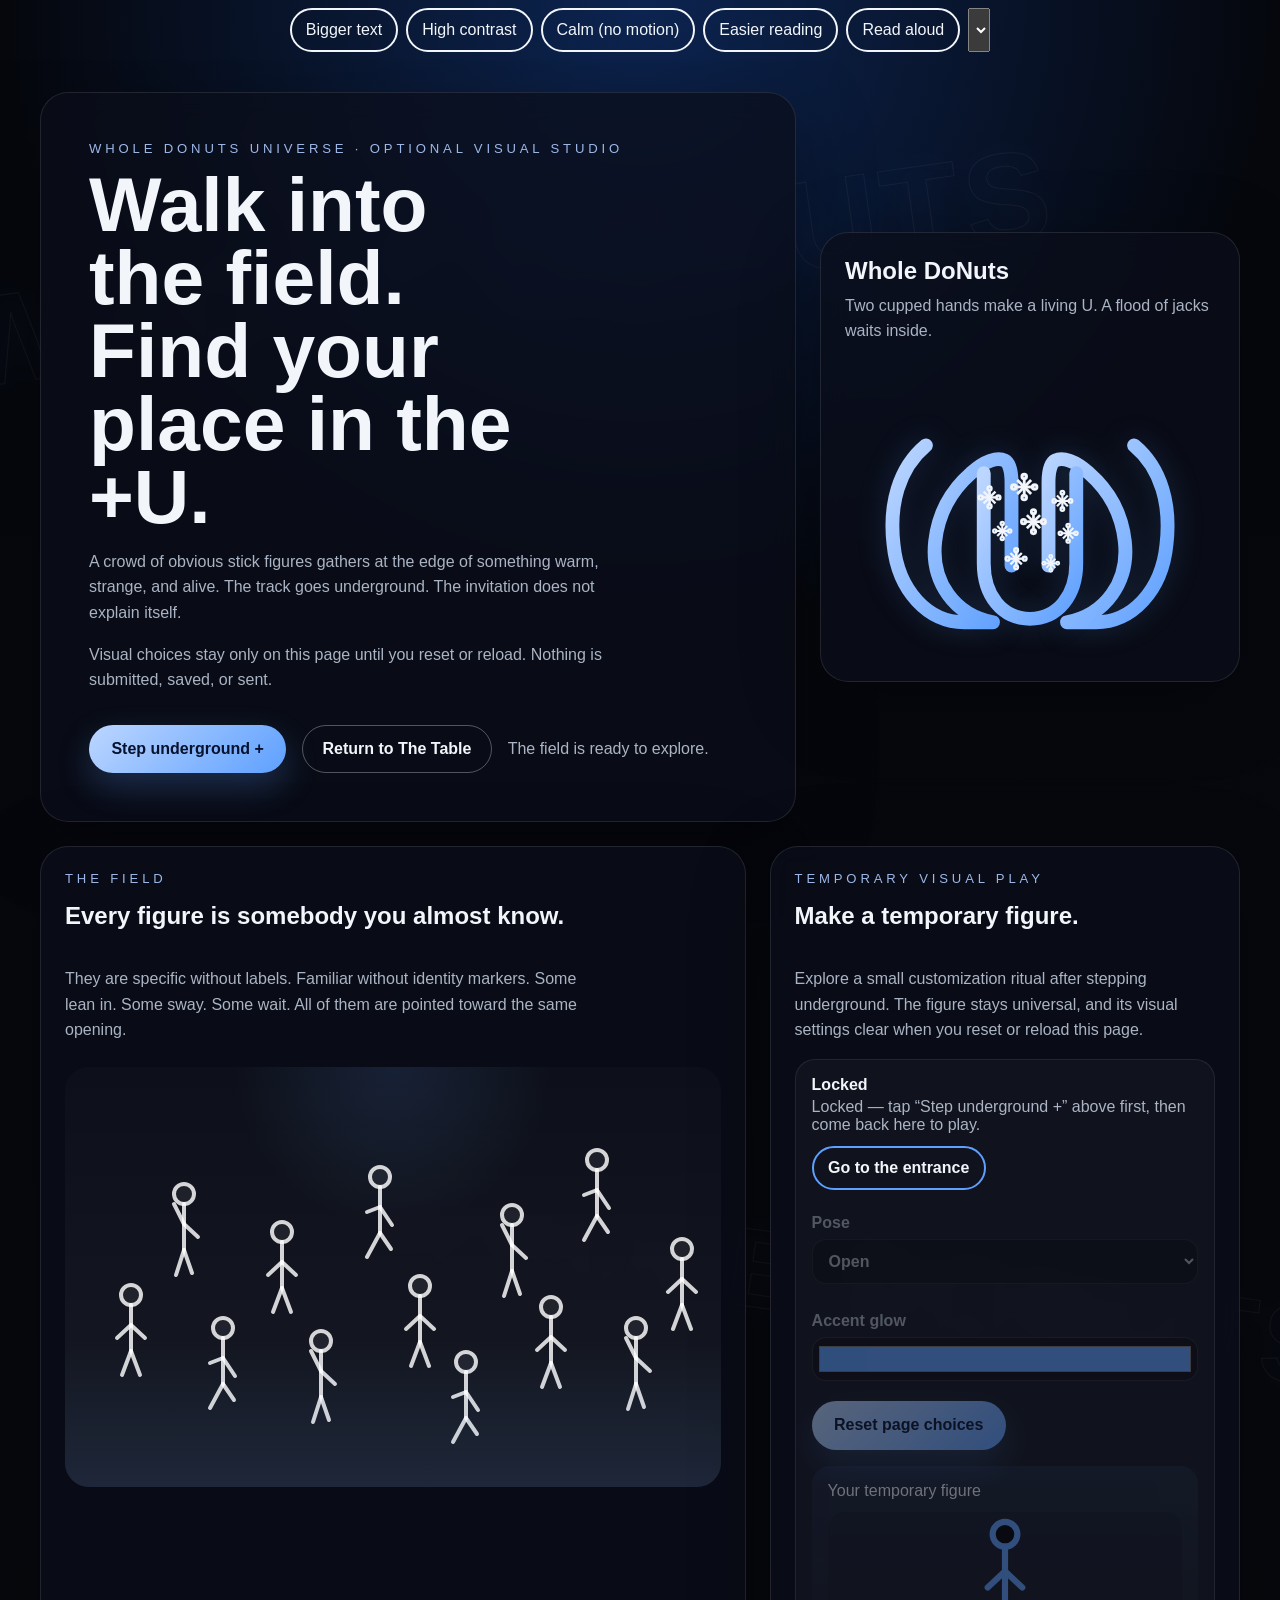
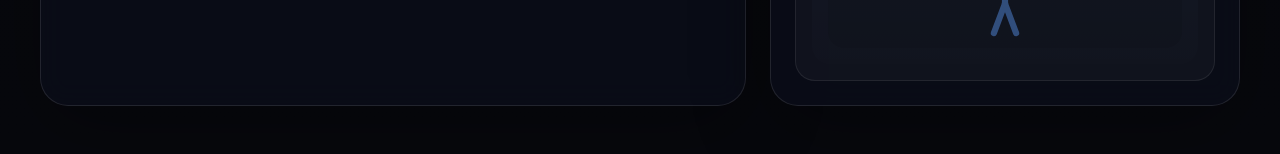
<file: world/index.html>
<!DOCTYPE html>
<html lang="en">
  <head>
    <meta charset="UTF-8" />
    <meta name="viewport" content="width=device-width, initial-scale=1.0" />
    <title>Whole DoNuts | +U</title>
    <meta
      name="description"
      content="An optional visual Whole Donuts exploration with temporary page-only figure settings."
    />
    <meta name="robots" content="index,follow" />
    <link rel="canonical" href="https://wenevergonnaclose.com/world/" />
    <link rel="stylesheet" href="./styles.css" />
    <link rel="stylesheet" href="../css/access.css" />
  <link rel="icon" href="../favicon.svg" type="image/svg+xml" />
</head>
  <body>
    <div class="page-shell">
      <div class="ghost-presence" aria-hidden="true">
        <span>Whole DoNuts</span>
        <span>Whole DoNuts</span>
        <span>+U</span>
      </div>

      <header class="hero">
        <div class="hero-copy">
          <p class="eyebrow">Whole Donuts Universe · optional visual studio</p>
          <h1>Walk into the field. Find your place in the +U.</h1>
          <p class="lede">
            A crowd of obvious stick figures gathers at the edge of something
            warm, strange, and alive. The track goes underground. The invitation
            does not explain itself.
          </p>
          <p class="panel-copy">Visual choices stay only on this page until you reset or reload. Nothing is submitted, saved, or sent.</p>
          <div class="cta-row">
            <button id="enterButton" class="primary-button" type="button">
              Step underground +
            </button>
            <a id="continueButton" class="continue-button" href="../" target="_parent">
              Return to The Table
            </a>
            <p id="progressText" class="progress-text">
              The field is ready to explore.
            </p>
          </div>
        </div>

        <section class="mark-card" aria-labelledby="mark-title">
          <h2 id="mark-title">Whole DoNuts</h2>
          <p>
            Two cupped hands make a living U. A flood of jacks waits inside.
          </p>
          <svg
            class="hands-mark"
            viewBox="0 0 320 240"
            role="img"
            aria-label="Two cupped hands forming a U filled with abundant jacks"
          >
            <defs>
              <linearGradient id="handGlow" x1="0%" x2="100%" y1="0%" y2="100%">
                <stop offset="0%" stop-color="#bcd6ff" />
                <stop offset="100%" stop-color="#5ea0ff" />
              </linearGradient>
            </defs>
            <path
              class="hand-stroke"
              d="M70 60C46 80 38 112 42 146C46 186 72 213 103 213H128C95 207 74 178 78 143C81 116 93 98 109 84C121 73 132 70 138 73C142 75 144 82 144 92V164"
              fill="none"
            />
            <path
              class="hand-stroke"
              d="M250 60C274 80 282 112 278 146C274 186 248 213 217 213H192C225 207 246 178 242 143C239 116 227 98 211 84C199 73 188 70 182 73C178 75 176 82 176 92V164"
              fill="none"
            />
            <path
              class="u-basin"
              d="M120 84V162C120 190 136 210 160 210C184 210 200 190 200 162V84"
            />

            <g class="jacks-cloud">
              <g transform="translate(125 105) scale(0.85)">
                <line x1="-9" y1="0" x2="9" y2="0" />
                <line x1="0" y1="-9" x2="0" y2="9" />
                <line x1="-6" y1="-6" x2="6" y2="6" />
                <line x1="-6" y1="6" x2="6" y2="-6" />
                <circle cx="-9" cy="0" r="2" />
                <circle cx="9" cy="0" r="2" />
                <circle cx="0" cy="-9" r="2" />
                <circle cx="0" cy="9" r="2" />
              </g>
              <g transform="translate(155 96) scale(1)">
                <line x1="-9" y1="0" x2="9" y2="0" />
                <line x1="0" y1="-9" x2="0" y2="9" />
                <line x1="-6" y1="-6" x2="6" y2="6" />
                <line x1="-6" y1="6" x2="6" y2="-6" />
                <circle cx="-9" cy="0" r="2" />
                <circle cx="9" cy="0" r="2" />
                <circle cx="0" cy="-9" r="2" />
                <circle cx="0" cy="9" r="2" />
              </g>
              <g transform="translate(188 108) scale(0.78)">
                <line x1="-9" y1="0" x2="9" y2="0" />
                <line x1="0" y1="-9" x2="0" y2="9" />
                <line x1="-6" y1="-6" x2="6" y2="6" />
                <line x1="-6" y1="6" x2="6" y2="-6" />
                <circle cx="-9" cy="0" r="2" />
                <circle cx="9" cy="0" r="2" />
                <circle cx="0" cy="-9" r="2" />
                <circle cx="0" cy="9" r="2" />
              </g>
              <g transform="translate(136 134) scale(0.72)">
                <line x1="-9" y1="0" x2="9" y2="0" />
                <line x1="0" y1="-9" x2="0" y2="9" />
                <line x1="-6" y1="-6" x2="6" y2="6" />
                <line x1="-6" y1="6" x2="6" y2="-6" />
                <circle cx="-9" cy="0" r="2" />
                <circle cx="9" cy="0" r="2" />
                <circle cx="0" cy="-9" r="2" />
                <circle cx="0" cy="9" r="2" />
              </g>
              <g transform="translate(163 126) scale(0.95)">
                <line x1="-9" y1="0" x2="9" y2="0" />
                <line x1="0" y1="-9" x2="0" y2="9" />
                <line x1="-6" y1="-6" x2="6" y2="6" />
                <line x1="-6" y1="6" x2="6" y2="-6" />
                <circle cx="-9" cy="0" r="2" />
                <circle cx="9" cy="0" r="2" />
                <circle cx="0" cy="-9" r="2" />
                <circle cx="0" cy="9" r="2" />
              </g>
              <g transform="translate(193 136) scale(0.75)">
                <line x1="-9" y1="0" x2="9" y2="0" />
                <line x1="0" y1="-9" x2="0" y2="9" />
                <line x1="-6" y1="-6" x2="6" y2="6" />
                <line x1="-6" y1="6" x2="6" y2="-6" />
                <circle cx="-9" cy="0" r="2" />
                <circle cx="9" cy="0" r="2" />
                <circle cx="0" cy="-9" r="2" />
                <circle cx="0" cy="9" r="2" />
              </g>
              <g transform="translate(148 158) scale(0.82)">
                <line x1="-9" y1="0" x2="9" y2="0" />
                <line x1="0" y1="-9" x2="0" y2="9" />
                <line x1="-6" y1="-6" x2="6" y2="6" />
                <line x1="-6" y1="6" x2="6" y2="-6" />
                <circle cx="-9" cy="0" r="2" />
                <circle cx="9" cy="0" r="2" />
                <circle cx="0" cy="-9" r="2" />
                <circle cx="0" cy="9" r="2" />
              </g>
              <g transform="translate(178 162) scale(0.66)">
                <line x1="-9" y1="0" x2="9" y2="0" />
                <line x1="0" y1="-9" x2="0" y2="9" />
                <line x1="-6" y1="-6" x2="6" y2="6" />
                <line x1="-6" y1="6" x2="6" y2="-6" />
                <circle cx="-9" cy="0" r="2" />
                <circle cx="9" cy="0" r="2" />
                <circle cx="0" cy="-9" r="2" />
                <circle cx="0" cy="9" r="2" />
              </g>
            </g>
          </svg>
        </section>
      </header>

      <main class="experience">
        <section class="field-panel" aria-labelledby="field-title">
          <div class="panel-heading">
            <p class="eyebrow">the field</p>
            <h2 id="field-title">Every figure is somebody you almost know.</h2>
          </div>
          <p class="panel-copy">
            They are specific without labels. Familiar without identity markers.
            Some lean in. Some sway. Some wait. All of them are pointed toward
            the same opening.
          </p>
          <div id="figureField" class="figure-field" aria-hidden="true"></div>
        </section>

        <section class="unlock-panel" aria-labelledby="unlock-title">
          <div class="panel-heading">
            <p class="eyebrow">temporary visual play</p>
            <h2 id="unlock-title">Make a temporary figure.</h2>
          </div>
          <p class="panel-copy">
            Explore a small customization ritual after stepping underground. The
            figure stays universal, and its visual settings clear when you reset
            or reload this page.
          </p>

          <div id="unlockState" class="unlock-state locked">
            <div class="unlock-copy">
              <strong>Locked</strong>
              <span id="unlockHint">Locked — tap “Step underground +” above first, then come back here to play.</span>
              <button id="unlockHintButton" class="unlock-hint-button" type="button">Go to the entrance</button>
            </div>

            <form id="customizer" class="customizer" autocomplete="off">
              <label>
                Pose
                <select id="poseSelect" name="pose">
                  <option value="open">Open</option>
                  <option value="stride">Stride</option>
                  <option value="signal">Signal</option>
                </select>
              </label>
              <label>
                Accent glow
                <input id="accentInput" name="accent" type="color" value="#5ea0ff" />
              </label>
              <button id="resetButton" class="primary-button" type="button">Reset page choices</button>
            </form>

            <div class="home-figure-card">
              <p>Your temporary figure</p>
              <div id="customFigure" class="custom-figure" aria-hidden="true"></div>
            </div>
          </div>
        </section>
      </main>
    </div>

    <script src="./script.js"></script>
    <script src="../js/access.js"></script>
</body>
</html>
</file>
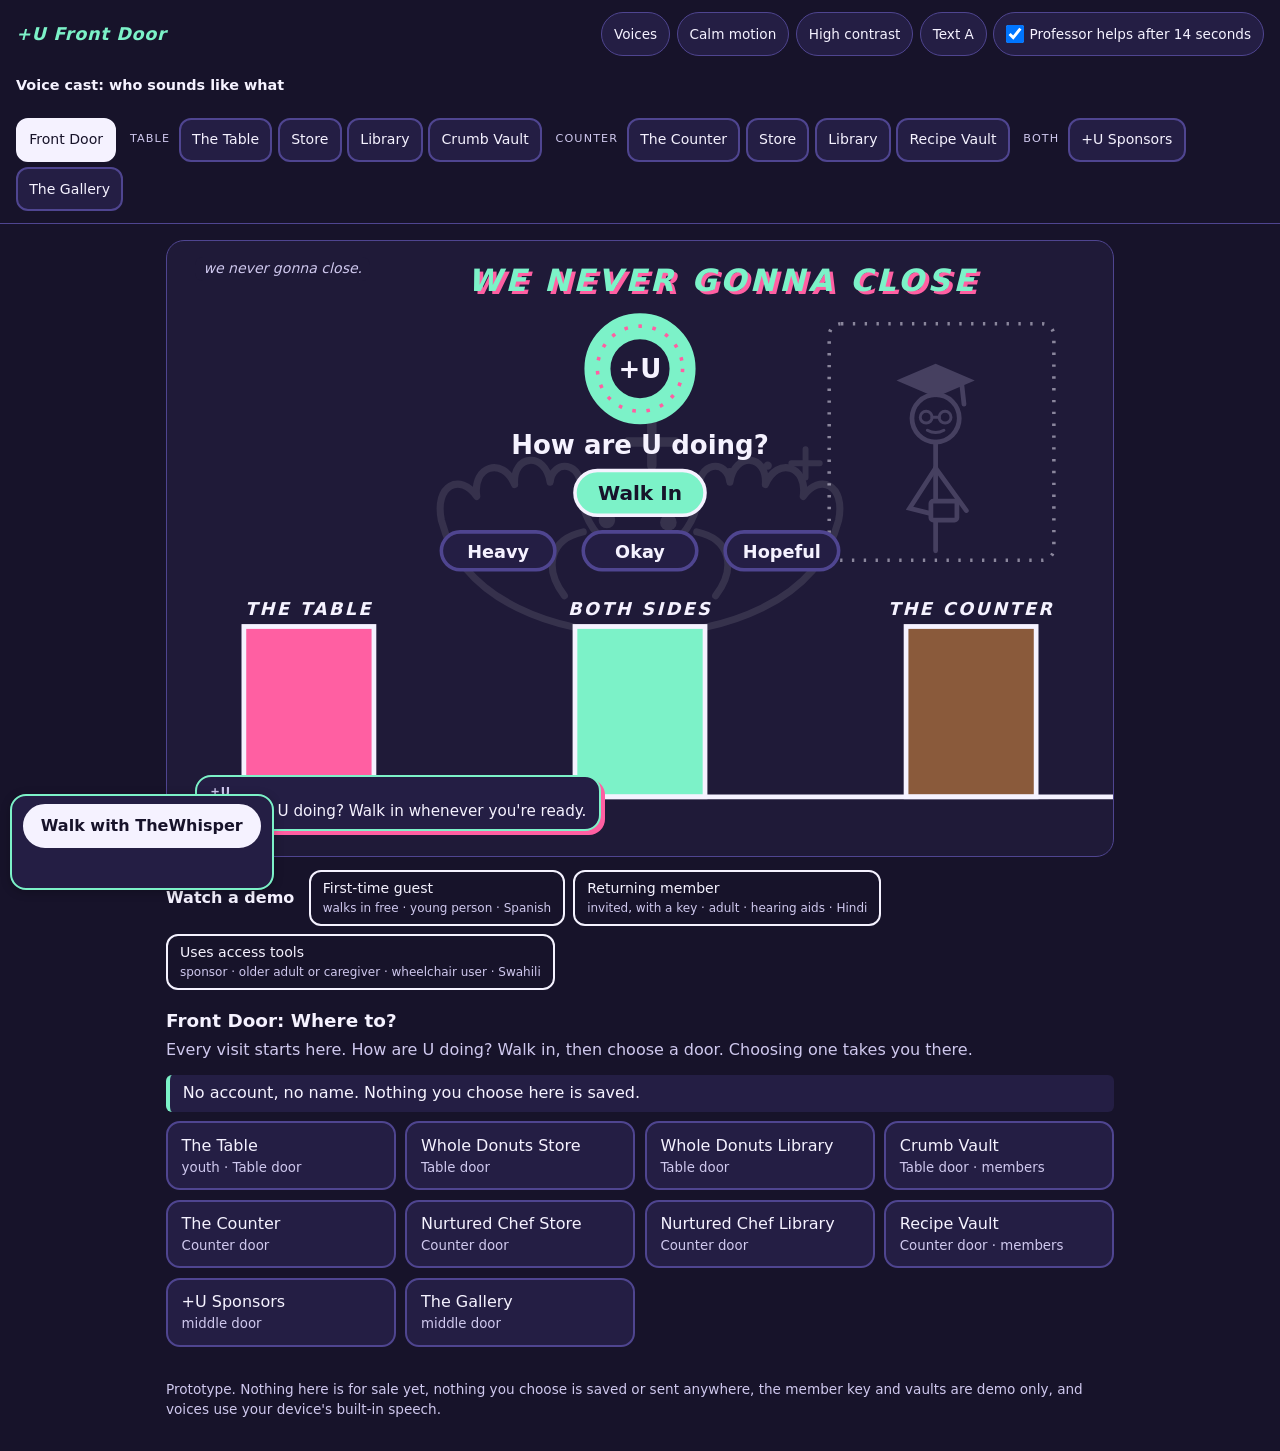
<file: +U_BETA_PROTOTYPE.html>
<!DOCTYPE html>
<html lang="en" data-theme="table">
<head>
<meta charset="utf-8">
<meta name="viewport" content="width=device-width, initial-scale=1">
<title>+U | The Hubs (prototype)</title>
<style>
:root,html[data-theme="counter"]{
  --bg:#f6efe4; --ink:#2b2320; --soft:#6b5d55; --wood:#8a5a3b; --wood2:#6e452c; --wall:#efe4d3;
  --accent:#d9902a; --pink:#d06a4c; --ghost:#2b2320; --card:#fffaf2; --line:#d8c9b5; --focus:#1f5fbf;
  --bubble:#fffdf8; --prof:#55606b; --neon:#e8264a; --signtext:#f6efe4; --gop:.07;
  --font:system-ui,-apple-system,"Segoe UI",Roboto,sans-serif;
}
html[data-theme="table"]{
  --bg:#17132a; --ink:#f5f2ff; --soft:#cfc8ee; --wood:#3b2f78; --wood2:#2a2256; --wall:#1f1a38;
  --accent:#7cf2c8; --pink:#ff5fa2; --ghost:#ffffff; --card:#241e44; --line:#4f4590; --focus:#ffd23f;
  --bubble:#241e44; --prof:#cfc8ee; --neon:#ff5fa2; --signtext:#ffffff; --gop:.1;
  --font:"Trebuchet MS","Avenir Next",system-ui,sans-serif;
}
html.hc{
  --bg:#000; --ink:#fff; --soft:#fff; --wood:#000; --wood2:#000; --wall:#000; --accent:#ffd400; --pink:#ffd400;
  --ghost:#fff; --card:#000; --line:#fff; --focus:#ffd400; --bubble:#000; --prof:#fff; --neon:#ffd400; --signtext:#fff; --gop:.18;
}
html.size1{font-size:118%} html.size2{font-size:136%}
*{box-sizing:border-box}
body{margin:0;background:var(--bg);color:var(--ink);font:1rem/1.5 var(--font)}
.skip{position:absolute;left:-999px;top:0;background:var(--card);color:var(--ink);padding:.5rem 1rem;z-index:10}
.skip:focus{left:.5rem}
.sr{position:absolute;width:1px;height:1px;overflow:hidden;clip:rect(0 0 0 0);white-space:nowrap}
:focus-visible{outline:3px solid var(--focus);outline-offset:3px}
header{padding:.75rem 1rem;border-bottom:1px solid var(--line)}
.top{display:flex;flex-wrap:wrap;gap:.5rem 1rem;align-items:center;justify-content:space-between}
header h1{font-size:1.1rem;margin:0;letter-spacing:.04em}
html[data-theme="table"] header h1{font-style:italic;font-weight:900;color:var(--accent)}
.access{display:flex;flex-wrap:wrap;gap:.4rem}
.access button,.access label{font:inherit;font-size:.85rem;border:1px solid var(--line);background:var(--card);color:var(--ink);border-radius:999px;padding:.35rem .75rem;cursor:pointer;min-height:44px;display:inline-flex;align-items:center;gap:.35rem}
.access button[aria-pressed="true"]{background:var(--ink);color:var(--bg);border-color:var(--ink)}
.access input{width:1.1rem;height:1.1rem;margin:0}
nav{display:flex;flex-wrap:wrap;gap:.35rem;margin-top:.6rem}
nav a{color:var(--ink);text-decoration:none;border:2px solid var(--line);border-radius:12px;padding:.35rem .7rem;min-height:44px;display:inline-flex;align-items:center;font-size:.88rem;background:var(--card)}
nav a[aria-current="page"]{border-color:var(--ink);background:var(--ink);color:var(--bg)}
nav .grp{font-size:.7rem;letter-spacing:.1em;text-transform:uppercase;color:var(--soft);align-self:center;margin:0 .2rem 0 .5rem}
main{max-width:980px;margin:0 auto;padding:1rem}
.scene{position:relative;border:1px solid var(--line);border-radius:18px;overflow:hidden;background:var(--wall)}
.scene svg{display:block;width:100%;height:auto;color:var(--ink)}
.bubble{position:absolute;max-width:48%;background:var(--bubble);color:var(--ink);border:2px solid var(--ink);border-radius:16px;padding:.5rem .8rem;font-size:.95rem;line-height:1.35;transition:opacity .4s,transform .4s}
html[data-theme="table"] .bubble{border-color:var(--accent);box-shadow:4px 4px 0 var(--pink)}
.bubble b{display:block;font-size:.72rem;letter-spacing:.08em;text-transform:uppercase;color:var(--soft)}
#mainBubble{left:3%;bottom:4%}
body.demo #mainBubble{display:none}
#profBubble{right:3%;top:4%;border-style:dashed;opacity:0;transform:translateY(-6px);pointer-events:none}
#profBubble.on{opacity:1;transform:none}
.whisper{position:absolute;left:3%;top:2.5%;margin:0;font-style:italic;font-size:.88rem;color:var(--soft);background:var(--wall);padding:.1rem .5rem;border-radius:8px;transition:opacity 1.2s;max-width:44%}
.whisper.fade{opacity:0}
.caption{margin:.6rem 0 0;min-height:3.2rem;border:2px solid var(--accent);border-radius:14px;padding:.5rem .8rem;background:var(--card)}
.caption .lbl{display:block;font-size:.78rem;letter-spacing:.06em;text-transform:uppercase;color:var(--soft)}
.demos{display:flex;flex-wrap:wrap;gap:.5rem;align-items:center;margin-top:.8rem}
.demos h2{font-size:1rem;margin:0 .4rem 0 0}
.dbtn{font:inherit;font-size:.88rem;border:2px solid var(--ink);background:transparent;color:var(--ink);border-radius:12px;padding:.4rem .75rem;cursor:pointer;min-height:44px;text-align:left}
.dbtn small{display:block;color:var(--soft);font-size:.75rem}
.dbtn[aria-pressed="true"]{background:var(--ink);color:var(--bg)}
.dbtn[aria-pressed="true"] small{color:var(--bg)}
h2{font-size:1.15rem;margin:1.1rem 0 .2rem}
.muted{color:var(--soft);margin:.2rem 0 .8rem}
.note{border-left:4px solid var(--accent);padding:.4rem .8rem;background:var(--card);border-radius:6px;margin:.6rem 0}
.items{display:grid;grid-template-columns:repeat(auto-fit,minmax(190px,1fr));gap:.6rem}
.item{font:inherit;text-align:left;background:var(--card);color:var(--ink);border:2px solid var(--line);border-radius:14px;padding:.65rem .85rem;cursor:pointer;min-height:56px}
.item:hover{border-color:var(--ink)}
.item small{display:block;color:var(--soft)}
.item[aria-pressed="true"]{border-color:var(--accent);box-shadow:inset 0 0 0 2px var(--accent)}
.item[aria-disabled="true"]{opacity:.6;cursor:default}
.actions{display:flex;flex-wrap:wrap;gap:.6rem;margin-top:1rem}
.btn{font:inherit;font-weight:700;border:2px solid var(--ink);background:var(--ink);color:var(--bg);border-radius:999px;padding:.55rem 1.2rem;cursor:pointer;min-height:48px}
.btn.alt{background:transparent;color:var(--ink)}
.detail{margin-top:1rem;background:var(--card);border:2px solid var(--accent);border-radius:18px;padding:.9rem 1.1rem}
.detail h3{margin:.1rem 0 .3rem;font-size:1.05rem}
.detail p{margin:.3rem 0}
.detail ol{padding-left:1.3rem}
.tag{display:inline-block;font-size:.78rem;border:1px solid var(--ink);border-radius:999px;padding:.05rem .55rem;margin-top:.3rem}
.hidden{display:none!important}
.gal{display:grid;grid-template-columns:repeat(auto-fill,minmax(150px,1fr));gap:.7rem;margin-top:.8rem}
.gal.wide{grid-template-columns:repeat(auto-fill,minmax(250px,1fr))}
.gsec{margin:1rem 0 .2rem;font-size:1rem}
.gcard{margin:0;background:var(--bg);border:1px solid var(--line);border-radius:12px;padding:.5rem}
.gart svg{width:100%;height:auto;display:block;border-radius:8px}
.gcard figcaption{font-size:.85rem;margin-top:.35rem;display:flex;justify-content:space-between;align-items:center;gap:.3rem;flex-wrap:wrap}
.copy{font:inherit;font-size:.78rem;border:1px solid var(--ink);background:transparent;color:var(--ink);border-radius:999px;padding:.2rem .65rem;min-height:32px;cursor:pointer}
.sw{display:flex;align-items:center;gap:.5rem;font-size:.85rem}
.sw i{display:inline-block;width:2.2rem;height:2.2rem;border-radius:8px;border:1px solid var(--line)}
.gart .bob{animation:bob 3s ease-in-out infinite}
footer{max-width:980px;margin:0 auto;padding:0 1rem 2rem;color:var(--soft);font-size:.85rem}

/* figures */
.face>*{display:none}
.fig[data-face="neutral"] .f-neutral,.fig[data-face="smile"] .f-smile,.fig[data-face="wink"] .f-wink,
.fig[data-face="laugh"] .f-laugh,.fig[data-face="proud"] .f-proud,.fig[data-face="listen"] .f-listen,.fig[data-face="think"] .f-think{display:inline}
.arms>*{display:none}
.fig[data-arms="rest"] .a-rest,.fig[data-arms="hold"] .a-hold,.fig[data-arms="upR"] .a-upR,.fig[data-arms="upL"] .a-upL,
.fig[data-arms="stir"] .a-stir,.fig[data-arms="key"] .a-key,.fig[data-arms="cane"] .a-cane,.fig[data-arms="wave"] .a-wave,
.fig[data-arms="wcane"] .a-wcane,.fig[data-arms="dog"] .a-dog,.fig[data-arms="aac"] .a-aac,.fig[data-arms="crutch"] .a-crutch,
.fig[data-arms="signA"] .a-signA,.fig[data-arms="signB"] .a-signB{display:inline}
.fig.wheel .acc-wheel,.fig.shades .acc-shades,.fig.dog .acc-dog,.fig.aids .acc-aids,.fig.prost .acc-prost,.fig.defenders .acc-defenders{display:inline}
.fig.wheel .legs{display:none}
.wheelspin{transform-box:fill-box;transform-origin:center}
.walking .wheelspin{animation:spin 1.2s linear infinite}
@keyframes spin{to{transform:rotate(360deg)}}
.cast{margin-top:.5rem}
.cast summary{cursor:pointer;min-height:44px;display:inline-flex;align-items:center;font-size:.9rem;font-weight:700}
.castgrid{display:grid;grid-template-columns:repeat(auto-fit,minmax(230px,1fr));gap:.5rem .9rem;padding:.4rem 0 .6rem}
.castgrid label{display:flex;flex-direction:column;font-size:.85rem;gap:.2rem}
.castgrid select,.castgrid input[type=range]{font:inherit;font-size:.85rem;min-height:40px;background:var(--card);color:var(--ink);border:1px solid var(--line);border-radius:8px;padding:.2rem .4rem}
.castnote{font-size:.8rem;color:var(--soft);margin:.2rem 0}
.acc{display:none}
.fig.cap .acc-cap,.fig.sash .acc-sash,.fig.phones .acc-phones{display:inline}
.mover{transition:transform 1.1s cubic-bezier(.45,.05,.3,1)}
.prof{opacity:.22;transition:opacity .8s,transform .8s;transform-origin:650px 250px}
.prof.on{opacity:1;transform:scale(1.08)}
.prof .point{display:none}.prof.on .point{display:inline}.prof.on .rest{display:none}
.ghost{color:var(--ghost);opacity:var(--gop)}
.slot{transition:transform .5s}
.slot.lit{transform:translateY(-8px)}
.slot.lit .sbody{stroke:var(--accent);stroke-width:5}
.sign{fill:var(--signtext)}
.door{transform-box:fill-box;transform-origin:left center;transition:transform 1.4s ease-in-out}
.door.open{transform:scaleX(.12)}
.liquid{transition:fill .8s}
.legs path{transform-box:fill-box;transform-origin:top center}
.spark{opacity:0}
.donut{transform-box:fill-box;transform-origin:center;animation:glow 2.4s ease-in-out infinite}
@keyframes glow{50%{transform:scale(1.06);opacity:.8}}
.doorleaf{transform-box:fill-box;transform-origin:left center;transition:transform 1.2s ease-in-out}
.doorleaf.open{transform:scaleX(.15)}
.chip.lit rect,.door.lit rect.dframe{stroke:var(--accent);stroke-width:6}
#guestMove{transition-property:transform,opacity}

/* motion (switched off by Calm) */
.ghost{animation:drift 18s ease-in-out infinite alternate}
@keyframes drift{from{transform:translate(0,0)}to{transform:translate(14px,-8px)}}
.sway{transform-origin:400px 120px;animation:sway 5s ease-in-out infinite}
@keyframes sway{0%,100%{transform:rotate(-1.2deg)}50%{transform:rotate(1.2deg)}}
.bob{animation:bob 3s ease-in-out infinite}
@keyframes bob{0%,100%{transform:translateY(0)}50%{transform:translateY(-3px)}}
html[data-theme="table"] .beat{animation:beat .9s ease-in-out infinite}
@keyframes beat{0%,100%{transform:translateY(0)}50%{transform:translateY(-5px)}}
.a-stir{transform-box:fill-box;transform-origin:left top;animation:stir 2.6s ease-in-out infinite}
@keyframes stir{0%,100%{transform:rotate(-5deg)}50%{transform:rotate(6deg)}}
.steam path{animation:steam 4s ease-in infinite;opacity:0}
.steam path:nth-child(2){animation-delay:1.3s}.steam path:nth-child(3){animation-delay:2.6s}
@keyframes steam{0%{opacity:0;transform:translateY(10px)}30%{opacity:.55}100%{opacity:0;transform:translateY(-40px)}}
.walking .legs path:first-child{animation:legA .5s ease-in-out infinite alternate}
.walking .legs path:last-child{animation:legA .5s ease-in-out infinite alternate-reverse}
@keyframes legA{from{transform:rotate(-16deg)}to{transform:rotate(16deg)}}
.spark.go{animation:spark 1.2s ease-out}
@keyframes spark{0%{opacity:1;transform:scale(.4)}100%{opacity:0;transform:scale(1.6)}}
.spark{transform-box:fill-box;transform-origin:center}
.drop{animation:drop .9s ease-in forwards}
@keyframes drop{from{transform:translateY(-170px)}to{transform:translateY(0);opacity:.2}}
.bubbleup{animation:bub 1.4s ease-out forwards}
@keyframes bub{from{transform:translateY(0);opacity:.9}to{transform:translateY(-30px);opacity:0}}
/* the 24/7 arrow: blinks once a second, bulbs chase (well under 3 flashes per second) */
.neon{color:var(--neon)}
.neon .outline{animation:blink 1s steps(1,end) infinite}
@keyframes blink{0%{opacity:1}50%{opacity:.25}}
.neon .bulb{animation:chase 1.6s linear infinite;opacity:.25}
@keyframes chase{0%,30%{opacity:1}31%,100%{opacity:.25}}
html.calm *,html.calm *::before,html.calm *::after{animation:none!important;transition:none!important}
html.calm .neon .bulb{opacity:1}
html.calm .steam path{opacity:.35}
</style>
</head>
<body>
<a class="skip" href="#items-h">Skip to the choices</a>
<header>
  <div class="top">
    <h1><span aria-hidden="true">+U </span><span id="viewTitle">The Hubs</span></h1>
    <div class="access" role="group" aria-label="Comfort settings">
      <button type="button" id="voiceBtn" aria-pressed="false">Voices</button>
      <button type="button" id="calmBtn" aria-pressed="false">Calm motion</button>
      <button type="button" id="hcBtn" aria-pressed="false">High contrast</button>
      <button type="button" id="sizeBtn" aria-label="Text size: normal. Press to change.">Text A</button>
      <label><input type="checkbox" id="guideChk" checked> Professor helps after 14 seconds</label>
    </div>
  </div>
  <details class="cast" id="castPanel"><summary>Voice cast: who sounds like what</summary>
    <div class="castgrid" id="castGrid"></div>
    <p class="castnote" id="castNote">Voices come from your own device, so the accents you hear depend on which voices it has. Phones and computers usually have many; add more in your device's speech settings.</p>
  </details>
  <nav aria-label="Hubs">
    <a href="#entry">Front Door</a>
    <span class="grp" aria-hidden="true">Table</span>
    <a href="#table">The Table</a><a href="#wd-store">Store</a><a href="#wd-library">Library</a><a href="#wd-vault">Crumb Vault</a>
    <span class="grp" aria-hidden="true">Counter</span>
    <a href="#counter">The Counter</a><a href="#nc-store">Store</a><a href="#nc-library">Library</a><a href="#nc-vault">Recipe Vault</a>
    <span class="grp" aria-hidden="true">Both</span>
    <a href="#sponsors">+U Sponsors</a><a href="#gallery">The Gallery</a>
  </nav>
</header>

<main id="page">
  <div class="scene">
    <svg id="svg" viewBox="0 0 800 520" aria-hidden="true" focusable="false"></svg>
    <div class="bubble" id="mainBubble" aria-hidden="true"><b id="mainName">Chef</b><span id="mainText"></span></div>
    <div class="bubble" id="profBubble" aria-hidden="true"><b>Professor</b><span id="profText"></span></div>
    <p class="whisper" id="whisper"><span class="sr">Whisper: </span><span id="whisperText">psst… no rush.</span></p>
  </div>
  <p class="sr" id="sceneDesc"></p>
  <div class="sr" aria-live="polite" id="live"></div>
  <div class="caption hidden" id="caption" aria-live="polite"><span class="lbl" id="capLbl"></span><span id="capText"></span></div>

  <div class="demos" role="group" aria-labelledby="demos-h">
    <h2 id="demos-h">Watch a demo</h2>
    <button type="button" class="dbtn" data-d="0" aria-pressed="false"></button>
    <button type="button" class="dbtn" data-d="1" aria-pressed="false"></button>
    <button type="button" class="dbtn" data-d="2" aria-pressed="false"></button>
    <button type="button" class="btn alt hidden" id="stopBtn">Stop demo</button>
  </div>

  <h2 id="items-h" tabindex="-1"></h2>
  <p class="muted" id="intro"></p>
  <p class="note" id="statusNote"></p>
  <div class="items" id="items"></div>
  <div class="actions">
    <button type="button" class="btn hidden" id="serveBtn"></button>
    <button type="button" class="btn alt hidden" id="againBtn">Start over</button>
  </div>
  <section class="detail" id="detail" hidden>
    <h3 id="dTitle" tabindex="-1"></h3><p id="dBody"></p><ol id="dList"></ol><span class="tag" id="dTag"></span><div id="gal"></div>
  </section>
</main>
<footer>Prototype. Nothing here is for sale yet, nothing you choose is saved or sent anywhere, the member key and vaults are demo only, and voices use your device's built-in speech.</footer>

<script>
(function(){
"use strict";
var $=function(id){return document.getElementById(id)};
var root=document.documentElement, svg=$("svg"), SVGNS="http://www.w3.org/2000/svg";

/* ================= drawing ================= */
var GHOST=(function(){
  var h="M400 332 C330 332 250 306 232 236 C226 206 248 196 262 216 C258 190 284 182 294 206 C292 180 320 178 324 204 C326 184 352 186 350 212 C352 240 370 262 400 270 M336 300 C318 276 324 252 352 246";
  return '<g class="ghost" fill="none" stroke="currentColor" stroke-width="6" stroke-linecap="round" stroke-linejoin="round">'+
  '<path d="'+h+'"/><path d="'+h+'" transform="translate(800 0) scale(-1 1)"/>'+
  '<g fill="currentColor" stroke="none"><circle cx="372" cy="236" r="7"/><circle cx="398" cy="226" r="6"/><circle cx="424" cy="238" r="7"/><circle cx="386" cy="208" r="5"/><circle cx="440" cy="206" r="4.5"/><circle cx="476" cy="196" r="4"/><circle cx="508" cy="190" r="3.5"/></g>'+
  '<path d="M410 150 v40 M390 170 h40" stroke-width="8"/><path d="M540 176 v24 M528 188 h24" stroke-width="5"/></g>';
})();
var PROFSVG='<rect x="560" y="70" width="190" height="200" rx="10" fill="none" stroke="currentColor" stroke-width="3" stroke-dasharray="2 8" opacity=".5"/>'+
  '<g class="prof" id="prof" stroke="var(--prof)" fill="none" stroke-width="4" stroke-linecap="round">'+
  '<path d="M622 118 L650 106 L678 118 L650 130 Z" fill="var(--prof)"/><line x1="672" y1="120" x2="674" y2="138"/>'+
  '<circle cx="650" cy="150" r="20"/><circle cx="642" cy="149" r="5" stroke-width="2.5"/><circle cx="658" cy="149" r="5" stroke-width="2.5"/><line x1="647" y1="149" x2="653" y2="149" stroke-width="2.5"/>'+
  '<path d="M643 160 Q650 164 657 160" stroke-width="2.5"/><line x1="650" y1="170" x2="650" y2="262"/>'+
  '<g class="rest"><path d="M650 192 L628 226 L652 232"/><rect x="646" y="220" width="22" height="16" rx="2" fill="var(--wall)"/><path d="M650 192 L676 228"/></g>'+
  '<g class="point"><path d="M650 192 L628 228"/><path d="M650 192 L690 168 L714 150"/></g></g>';
var FACES='<g class="face" stroke-width="3.5">'+
  '<g class="f-neutral"><circle cx="-9" cy="-4" r="2.5" fill="currentColor"/><circle cx="9" cy="-4" r="2.5" fill="currentColor"/><path d="M-9 11 L9 11"/></g>'+
  '<g class="f-smile"><circle cx="-9" cy="-4" r="2.5" fill="currentColor"/><circle cx="9" cy="-4" r="2.5" fill="currentColor"/><path d="M-11 8 Q0 19 11 8"/></g>'+
  '<g class="f-wink"><circle cx="-9" cy="-4" r="2.5" fill="currentColor"/><path d="M4 -3 Q9 -8 14 -3"/><path d="M-11 8 Q0 19 11 8"/></g>'+
  '<g class="f-laugh"><path d="M-14 -2 Q-9 -9 -4 -2"/><path d="M4 -2 Q9 -9 14 -2"/><path d="M-12 6 Q0 24 12 6 Z" fill="currentColor"/></g>'+
  '<g class="f-proud"><path d="M-14 -4 Q-9 -9 -4 -4"/><path d="M4 -4 Q9 -9 14 -4"/><path d="M-13 7 Q0 21 13 7"/></g>'+
  '<g class="f-listen"><path d="M-14 -13 L-4 -15 M4 -15 L14 -13"/><circle cx="-9" cy="-4" r="2.5" fill="currentColor"/><circle cx="9" cy="-4" r="2.5" fill="currentColor"/><circle cx="0" cy="12" r="3.5"/></g>'+
  '<g class="f-think"><path d="M-14 -12 L-4 -12 M4 -15 L14 -12"/><circle cx="-9" cy="-4" r="2.5" fill="currentColor"/><circle cx="9" cy="-5" r="2.5" fill="currentColor"/><path d="M-8 11 Q2 9 10 12"/></g></g>';
var CHEFHAT='<path d="M-24 -22 C-38 -24 -42 -48 -26 -52 C-24 -70 -2 -74 4 -62 C14 -74 36 -66 30 -50 C44 -44 40 -22 24 -22 Z" fill="var(--bg)"/><line x1="-22" y1="-22" x2="22" y2="-22"/>';
var PROFHAT='<path d="M-30 -20 L0 -34 L30 -20 L0 -8 Z" fill="var(--prof)" stroke-width="3"/><path d="M24 -18 L26 2" stroke-width="3"/>';
var GLASSES='<g stroke-width="2.5"><circle cx="-9" cy="-4" r="7"/><circle cx="9" cy="-4" r="7"/><path d="M-2 -4 h4"/></g>';
var CAP='<g class="acc acc-cap"><path d="M-24 -6 C-26 -34 24 -34 24 -6 Z" fill="var(--pink)" stroke-width="3"/><path d="M-22 -10 L-44 -4" stroke-width="5"/></g>';
var PHONES='<g class="acc acc-phones"><path d="M-28 4 C-30 -40 30 -40 28 4" stroke-width="4"/><rect x="-33" y="-6" width="9" height="18" rx="3" fill="var(--accent)" stroke-width="2.5"/><rect x="24" y="-6" width="9" height="18" rx="3" fill="var(--accent)" stroke-width="2.5"/></g>';
var SHADES='<g class="acc acc-shades"><path d="M-18 -8 h13 v8 h-13 Z M5 -8 h13 v8 h-13 Z" fill="currentColor" stroke-width="2"/><path d="M-5 -5 h10" stroke-width="2"/></g>';
var AIDS='<g class="acc acc-aids"><path d="M-25 -8 q-8 6 0 14 M25 -8 q8 6 0 14" stroke="var(--accent)" stroke-width="5"/></g>';
var DEFS='<g class="acc acc-defenders"><path d="M-27 2 C-30 -42 30 -42 27 2" stroke-width="5"/><rect x="-37" y="-11" width="13" height="25" rx="5" fill="var(--pink)" stroke-width="2.5"/><rect x="24" y="-11" width="13" height="25" rx="5" fill="var(--pink)" stroke-width="2.5"/></g>';
var WHEEL='<g class="acc acc-wheel"><path d="M-14 84 L-14 140 M-14 84 L-26 78 M-14 132 L32 132"/><path d="M0 128 L34 130 L36 174 L50 174"/><g class="wheelspin"><circle cx="2" cy="150" r="40" stroke-width="4"/><path d="M2 110 V190 M-38 150 H42 M-26 122 L30 178 M30 122 L-26 178" stroke-width="2"/></g><circle cx="46" cy="184" r="6" stroke-width="3"/></g>';
var PROST='<g class="acc acc-prost"><path d="M12 158 L22 190" stroke="var(--accent)" stroke-width="7"/><circle cx="11" cy="157" r="4.5" fill="var(--accent)" stroke="none"/></g>';
var DOG='<g class="acc acc-dog" stroke-width="4"><ellipse cx="84" cy="160" rx="26" ry="12" fill="var(--bg)"/><circle cx="112" cy="146" r="9" fill="var(--bg)"/><path d="M116 140 l6 -6 M66 170 L64 190 M74 172 L74 190 M94 172 L94 190 M102 170 L104 190 M58 156 L48 146"/><path d="M40 110 L72 150" stroke="var(--accent)" stroke-width="4"/><rect x="70" y="146" width="24" height="8" fill="var(--accent)" stroke="none"/></g>';
var SASH='<g class="acc acc-sash"><path d="M-14 30 L16 118" stroke="var(--accent)" stroke-width="9"/><circle cx="2" cy="76" r="7" fill="var(--pink)" stroke="none"/></g>';
function figure(id,kind,o){
  o=o||{};
  var badge=kind==="friend"?'<circle cx="0" cy="74" r="13" fill="var(--bg)" stroke-width="3"/><text x="0" y="79" text-anchor="middle" font-size="13" font-weight="700" fill="currentColor" stroke="none" font-family="system-ui,sans-serif">+U</text>':
    kind==="chef"?'<path d="M-10 26 L0 40 L10 26" stroke-width="3"/>':'';
  var hat=kind==="chef"?CHEFHAT:kind==="prof"?PROFHAT:"";
  if(kind==="prof")badge=GLASSES;
  var legs=o.legs?'<g class="legs"><path d="M0 130 L-22 190"/><path d="M0 130 L22 190"/></g>'+(o.sneakers?'<path d="M-30 190 h12 M18 190 h12" stroke="var(--pink)" stroke-width="7"/>':''):'';
  return '<g class="fig'+(o.cls?" "+o.cls:"")+'" id="'+id+'" data-face="smile" data-arms="'+(o.arms||"rest")+'" stroke="currentColor" fill="none" stroke-width="5" stroke-linecap="round" stroke-linejoin="round"><g class="gbody">'+
    '<circle cx="0" cy="0" r="24" fill="var(--bg)"/>'+hat+CAP+PHONES+DEFS+FACES+SHADES+AIDS+
    '<line x1="0" y1="24" x2="0" y2="130"/>'+SASH+badge+legs+PROST+WHEEL+DOG+
    '<g class="arms">'+
      '<g class="a-rest"><path d="M0 50 L-30 92 L-24 120"/><path d="M0 50 L30 92 L24 120"/></g>'+
      '<g class="a-hold"><path d="M0 50 L-30 92 L-24 120"/><path d="M0 50 L32 28 L40 -8"/><rect class="held" x="26" y="-44" width="30" height="36" rx="3" fill="var(--accent)" stroke-width="3"/></g>'+
      '<g class="a-upR"><path d="M0 50 L-30 92 L-24 120"/><path d="M0 50 L30 12 L38 -30"/></g>'+
      '<g class="a-upL"><path d="M0 50 L30 92 L24 120"/><path d="M0 50 L-30 12 L-38 -30"/></g>'+
      '<g class="a-wave"><path d="M0 50 L-30 92 L-24 120"/><path d="M0 50 L34 20 L30 -20"/></g>'+
      '<g class="a-key"><path d="M0 50 L-30 92 L-24 120"/><path d="M0 50 L32 28 L42 -2"/><circle cx="44" cy="-14" r="9" fill="var(--accent)" stroke-width="3"/><path d="M44 -5 L44 14 M44 8 L50 8" stroke-width="3"/></g>'+
      '<g class="a-cane"><path d="M0 50 L-26 90 L-30 118"/><path d="M-30 118 L-38 190 M-30 118 l-10 -4" stroke-width="4"/><path d="M0 50 L30 92 L24 120"/></g>'+
      '<g class="a-wcane"><path d="M0 50 L-30 92 L-24 120"/><path d="M0 50 L26 90 L32 112"/><path d="M32 112 L66 190" stroke-width="5"/><path d="M60 176 L66 190" stroke="#e8264a" stroke-width="6"/></g>'+
      '<g class="a-dog"><path d="M0 50 L-30 92 L-24 120"/><path d="M0 50 L28 90 L40 110"/></g>'+
      '<g class="a-aac"><path d="M0 50 L-16 84 L6 92"/><path d="M0 50 L28 84 L34 92"/><rect x="2" y="78" width="40" height="28" rx="3" fill="var(--card)" stroke-width="3"/><path d="M8 86 h6 M18 86 h6 M28 86 h6 M8 96 h6 M18 96 h6 M28 96 h6" stroke="var(--accent)" stroke-width="4"/></g>'+
      '<g class="a-crutch"><path d="M0 50 L-20 96 L-30 108"/><path d="M0 50 L20 96 L30 108"/><path d="M-26 62 L-40 190 M-34 60 L-18 64 M26 62 L40 190 M18 64 L34 60" stroke-width="4"/></g>'+
      '<g class="a-signA"><path d="M0 50 L-20 80 L-4 60"/><circle cx="-4" cy="57" r="5" fill="var(--bg)" stroke-width="3"/><path d="M0 50 L24 76 L14 48"/><circle cx="14" cy="45" r="5" fill="var(--bg)" stroke-width="3"/></g>'+
      '<g class="a-signB"><path d="M0 50 L-24 72 L-14 46"/><circle cx="-14" cy="43" r="5" fill="var(--bg)" stroke-width="3"/><path d="M0 50 L20 82 L6 64"/><circle cx="6" cy="61" r="5" fill="var(--bg)" stroke-width="3"/></g>'+
      '<g class="a-stir"><path d="M0 50 L52 90 L84 96"/><line x1="84" y1="96" x2="138" y2="120" stroke-width="4"/></g>'+
      '<g class="a-stir"><path d="M0 50 L-38 90 L-24 146"/></g>'+
    '</g></g></g>';
}
function mover(id,x,y,inner,extra){return '<g class="mover" id="'+id+'" style="transform:translate('+x+'px,'+y+'px)'+(extra||"")+'">'+inner+'</g>';}
function shelfSlots(slots,kind){
  return slots.map(function(s,i){
    var w=s.w||50,h=s.h||60,body;
    if(kind==="book") body='<rect class="sbody" x="'+(s.x-w/2)+'" y="'+s.y+'" width="'+w+'" height="'+h+'" rx="3" fill="'+s.c+'" stroke="currentColor" stroke-width="3"/><line x1="'+(s.x-w/2+8)+'" y1="'+(s.y+10)+'" x2="'+(s.x+w/2-8)+'" y2="'+(s.y+10)+'" stroke="#2b2320" stroke-width="2"/><text x="'+s.x+'" y="'+(s.y+h-10)+'" text-anchor="middle" font-size="14" font-weight="700" fill="#2b2320" font-family="system-ui,sans-serif">'+(s.t||"")+'</text>';
    else if(kind==="tile") body='<rect class="sbody" x="'+(s.x-32)+'" y="'+s.y+'" width="64" height="64" rx="8" fill="'+s.c+'" stroke="currentColor" stroke-width="3"/><text x="'+s.x+'" y="'+(s.y+36)+'" text-anchor="middle" font-size="26" font-weight="900" fill="#17132a" font-family="system-ui,sans-serif">'+s.t+'</text><text x="'+s.x+'" y="'+(s.y+56)+'" text-anchor="middle" font-size="10" font-weight="700" fill="#17132a" font-family="system-ui,sans-serif">'+s.n+'</text>';
    else if(kind==="jar") body='<rect class="sbody" x="'+(s.x-18)+'" y="'+s.y+'" width="36" height="44" rx="8" fill="'+s.c+'" stroke="currentColor" stroke-width="3"/><rect x="'+(s.x-14)+'" y="'+(s.y-8)+'" width="28" height="9" rx="2" fill="var(--wall)" stroke="currentColor" stroke-width="2.5"/>';
    else body='<rect class="sbody" x="'+(s.x-w/2)+'" y="'+s.y+'" width="'+w+'" height="'+h+'" rx="8" fill="'+s.c+'" stroke="currentColor" stroke-width="3"/><circle cx="'+s.x+'" cy="'+(s.y+h/2)+'" r="'+Math.min(w,h)/5+'" fill="var(--wall)" stroke="currentColor" stroke-width="2.5"/>';
    return '<g class="slot" data-i="'+i+'">'+body+'</g>';
  }).join("");
}
function shelvesBack(x1,x2,ys){
  return '<g stroke="currentColor" stroke-width="4" stroke-linecap="round">'+ys.map(function(y){return '<line x1="'+x1+'" y1="'+y+'" x2="'+x2+'" y2="'+y+'"/>';}).join("")+
    '<line x1="'+x1+'" y1="'+(ys[0]-90)+'" x2="'+x1+'" y2="'+ys[ys.length-1]+'"/><line x1="'+x2+'" y1="'+(ys[0]-90)+'" x2="'+x2+'" y2="'+ys[ys.length-1]+'"/></g>';
}
function hipSign(text,x,y,size){
  return '<text x="'+(x+3)+'" y="'+(y+3)+'" text-anchor="middle" font-size="'+size+'" font-weight="900" font-style="italic" fill="var(--pink)" font-family="Trebuchet MS,system-ui,sans-serif" letter-spacing="3">'+text+'</text>'+
         '<text x="'+x+'" y="'+y+'" text-anchor="middle" font-size="'+size+'" font-weight="900" font-style="italic" fill="var(--accent)" font-family="Trebuchet MS,system-ui,sans-serif" letter-spacing="3">'+text+'</text>';
}
function plainSign(text,x,y,size){return '<text class="sign" x="'+x+'" y="'+y+'" text-anchor="middle" font-size="'+size+'" font-weight="700" letter-spacing="5" font-family="system-ui,sans-serif">'+text+'</text>';}
function floorSign(theme,text){return theme==="table"?hipSign(text,600,506,22):'<text x="600" y="505" text-anchor="middle" font-size="18" font-weight="700" letter-spacing="5" fill="currentColor" font-family="system-ui,sans-serif">'+text+'</text>';}
var COLORS=["#e9a447","#62c2c4","#9bd15c","#f07a5a","#8fa2f0","#f5c542","#d38be0","#6fd39a","#f28b9c","#6aa8e8"];
var HIP=["#7cf2c8","#ff5fa2","#ffd23f","#8fa2f0","#f5a25d","#c58bff"];

/* ================= the hubs ================= */
var STEPS16=["Core","Behavior","Intelligence","Unity","Emergence","Movement","Awareness","Evolution","Protocol","Archive","Funding","Outreach","Viral Exposure","Organizational Impact","Module Generation","Replication"];
var SHORT16=["Who you are at the center.","What you actually do, day to day.","Learning from what happens.","Doing it together with other people.","New things growing out of small steps.","Momentum others can join.","Noticing yourself and the people around you.","Changing on purpose.","Steps anyone can repeat.","Keeping what worked.","Paying for the work fairly.","Going to people instead of waiting.","Letting good things spread.","Changing how a whole crew works.","Turning what works into a piece others can use.","Others running it on their own."];
var SIDE={table:0,"wd-store":0,"wd-library":0,"wd-vault":0,counter:2,"nc-store":2,"nc-library":2,"nc-vault":2,sponsors:1,gallery:1,entry:0};
var DOORX=[120,400,680], DOORNAME=["The Table","Both Sides","The Counter"];
var ROOMS={
"entry":{title:"Front Door",theme:"table",who:"door",entry:true,
  heading:"Where to?",intro:"Every visit starts here. How are U doing? Walk in, then choose a door. Choosing one takes you there.",
  status:"No account, no name. Nothing you choose here is saved.",
  greet:"How are U doing? Walk in whenever you're ready.",
  items:[
    {n:"The Table",d:"youth · Table door",go:"table",face:"smile",say:"The Table door. Feelings, tiles, your crew.",body:"Build your table from the Emotional Table.",tag:"Table side"},
    {n:"Whole Donuts Store",d:"Table door",go:"wd-store",face:"smile",say:"Through the Table door to the Store.",body:"Look at what's on the shelf. Nothing is for sale yet.",tag:"Table side"},
    {n:"Whole Donuts Library",d:"Table door",go:"wd-library",face:"smile",say:"Through the Table door to the Library.",body:"The 16-step ladder.",tag:"Table side"},
    {n:"Crumb Vault",d:"Table door · members",go:"wd-vault",face:"smile",say:"Through the Table door to the Crumb Vault.",body:"A member's vault. Demo only.",tag:"Table side"},
    {n:"The Counter",d:"Counter door",go:"counter",face:"smile",say:"The Counter door. Pull up a stool.",body:"Put three ingredients in the pot.",tag:"Counter side"},
    {n:"Nurtured Chef Store",d:"Counter door",go:"nc-store",face:"smile",say:"Through the Counter door to the Store.",body:"See what's behind the counter. Nothing is for sale yet.",tag:"Counter side"},
    {n:"Nurtured Chef Library",d:"Counter door",go:"nc-library",face:"smile",say:"Through the Counter door to the Library.",body:"Nine books and the templates.",tag:"Counter side"},
    {n:"Recipe Vault",d:"Counter door · members",go:"nc-vault",face:"smile",say:"Through the Counter door to the Recipe Vault.",body:"A member's vault. Demo only.",tag:"Counter side"},
    {n:"+U Sponsors",d:"middle door",go:"sponsors",face:"smile",say:"The middle door, both sides, to the Sponsors.",body:"The +U Sponsors banner and questions.",tag:"Both sides"},
    {n:"The Gallery",d:"middle door",go:"gallery",face:"smile",say:"The middle door, both sides, to The Gallery.",body:"Every face and every template.",tag:"Both sides"}],
  prof:["Choose a door below. Any one.","Start with The Table if you're young, The Counter if you're grown. Either is fine.","Choose one. You can always come back to the front door."],
  whispers:["we never gonna close.","walk in when you're ready.","how are U doing, really?"]},
"table":{title:"The Table",theme:"table",who:"friend",multi:3,
  heading:"Build your table",intro:"Choose 3 feeling tiles from the Emotional Table, in any order. Your +U Friend puts each one on the table.",
  status:"Free. No account, no name.",serve:"Set the table",serveSay:"That's your table. You built that, for real.",resultH:"Your table today",
  greet:"Yo, you made it! Grab a seat. Pick three feelings and we'll build your table.",
  items:[
    {n:"Calm",t:"Ca",d:"slow it down",face:"smile",say:"Calm. Smooth, like a slow beat.",step:"Put on one song and just listen. Nothing else."},
    {n:"Hope",t:"Ho",d:"the spark",face:"proud",say:"Hope! That's the spark, for real.",step:"Write down one thing you're looking forward to."},
    {n:"Joy",t:"Jy",d:"turn it up",face:"laugh",say:"Joy! Okay, we love to see it.",step:"Text someone the thing that made you smile."},
    {n:"Sadness",t:"Sd",d:"it's allowed",face:"listen",say:"Sadness is allowed here. No fixing it, just sitting with it.",step:"Tell one person you're having a heavy day."},
    {n:"Overwhelm",t:"Ov",d:"too much at once",face:"think",say:"Too much at once? Bet. One piece at a time.",step:"Pick the one smallest thing and do only that."},
    {n:"Anger",t:"An",d:"it's got heat",face:"think",say:"Anger's got heat. It's pointing at something that matters.",step:"Walk it off for five minutes before you reply."}],
  prof:["Choose one feeling tile. Any one. That's the whole step.","No wrong feeling here. Choose the one that's closest.","Start with Calm if you can't decide."],
  whispers:["no pressure, fr.","you're good here.","take a breath, then tap."]},
"wd-store":{title:"Whole Donuts Store",theme:"table",who:"friend",
  heading:"What's on the shelf?",intro:"Choose anything to take a closer look. Your +U Friend grabs it for you.",
  status:"Not open yet. Nothing here has a price, and nothing can be bought until payments are verified.",
  greet:"Hey hey, welcome in! Look around. Nothing's for sale yet, so zero pressure.",
  items:[
    {n:"The Emotional Table field guide",d:"118 feelings, one step each",face:"proud",say:"This one's the big one. A hundred and eighteen feelings, every one with a move.",body:"A field guide built from the Emotional Table of Healing. Each feeling gets a plain-words page and one small thing to try. Planned as the first book.",tag:"Planned book"},
    {n:"Table928 word cards",d:"101 everyday words",face:"smile",say:"A hundred and one words. Flip any card and there's a +U step on the back.",body:"Table928 holds 101 everyday feeling words in five life-stage groups, each with a +U step.",tag:"Idea for a card set"},
    {n:"Build Your Table templates",d:"Next Step, Share a Crumb",face:"wink",say:"Templates. Print it, fill it, it's yours. Easy.",body:"The free templates: Next Step, Share a Crumb, and Build Your Table.",tag:"Free already"},
    {n:"The 10-minute tryout",d:"12 feelings in 4 chapters",face:"laugh",say:"The tryout! Ten minutes, and sharing it unlocks the next chapter.",body:"A short ebook: 12 feelings in 4 chapters. Sharing unlocks the next one. Nothing is sent anywhere.",tag:"Built"},
    {n:"Welcome Friend picture book",d:"the diner scene, in stick figures",face:"proud",say:"Welcome Friend. Stick figures only. That's the vibe.",body:"A picture book built on the Welcome Friend diner scene. It still needs text for its 9 images.",tag:"Planned book"}],
  prof:["Choose one thing on the shelf. Just to look.","Nothing here costs anything today. Choose one.","Start with the field guide if you can't decide."],
  whispers:["looking is free, fr.","nobody's counting your clicks.","take your time on the shelf."]},
"wd-library":{title:"Whole Donuts Library",theme:"table",who:"friend",
  heading:"The ladder: 16 steps",intro:"Choose a step. Your +U Friend climbs the rolling ladder to grab it. These are the short versions; the full pages are in the library on the site.",
  status:"Free to read. No account, no name.",
  greet:"Welcome to the library. Sixteen steps up this ladder. Point, I climb.",
  items:STEPS16.map(function(n,i){var f=["smile","think","proud","laugh","wink","proud"];return {n:(i+1)+". "+n,d:SHORT16[i],face:f[i%6],say:"Step "+(i+1)+", "+n+". "+SHORT16[i],body:SHORT16[i]+" This is the short version; the full page is in the library on the site.",tag:"Step "+(i+1)+" of 16"};}),
  prof:["Begin at step 1, Core. The ladder goes in order.","Choose one step. Your friend does the climbing.","You don't need all sixteen today. One is enough."],
  whispers:["one rung at a time.","the ladder's not going anywhere.","you can always climb back down."]},
"wd-vault":{title:"Crumb Vault",theme:"table",who:"friend",vault:true,
  heading:"Inside your vault",intro:"A member's key opens the vault. Choose anything inside to see it. Everything here is pretend demo data.",
  status:"Planned, not switched on. Nothing is saved. The real key would keep only its fingerprint, never your name.",
  greet:"This is the Crumb Vault. Your key, your stuff. Pick something and the door swings open.",
  items:[
    {n:"Your crumbs",d:"demo: 12 crumbs",face:"proud",say:"Twelve crumbs! Every one's a small thing you actually did.",body:"Each crumb is one small step you took. In this demo it shows 12.",tag:"Demo data"},
    {n:"Your next step",d:"the one you picked",face:"smile",say:"Your next step, saved right where you left it.",body:"The one small step you chose last time, waiting for you.",tag:"Demo data"},
    {n:"Your invitation key",d:"how you got in",face:"wink",say:"Your key. It opens the door, and only its fingerprint is kept.",body:"The key that opened this vault. In the planned design only a fingerprint of the key is stored, and it can be replaced if you lose it.",tag:"Planned feature"},
    {n:"Crumbs you shared",d:"passed to others",face:"laugh",say:"Crumbs you passed on. That's how the table gets bigger.",body:"Crumbs you shared with someone else. Recognition never measures anyone's worth.",tag:"Demo data"},
    {n:"Your last table",d:"three feelings",face:"smile",say:"Your table from last time. Calm, Hope, Joy. Nice set.",body:"The three feeling tiles you put on The Table last visit.",tag:"Demo data"}],
  prof:["Choose one thing in the vault. The door will open.","Start with Your crumbs.","Choose one. It's only a demo; nothing is kept."],
  whispers:["your stuff, your rules.","nothing in here is graded.","the vault waits for you."]},
"counter":{title:"The Counter",theme:"counter",who:"chef",multi:3,counter:true,
  heading:"What goes in the pot today?",intro:"Choose any 3, in any order. Every one counts.",
  status:"Free. No account, no name.",serve:"Serve it up",serveSay:"There. Made with your own hands. That's The Counter, friend.",resultH:"Your recipe for today",
  greet:"Ah, there you are! Pull up a stool. The pot's been waiting on ya.",
  items:[
    {n:"A pinch of patience",d:"for the slow cook",c:"#c98b3a",face:"smile",say:"Patience! Grand. Slow fire makes the best stew, so it does.",step:"Wait one full breath before you answer someone today."},
    {n:"A splash of honesty",d:"clears the broth",c:"#5f9ea0",face:"wink",say:"Honesty, is it? That'll clear the broth right up.",step:"Say one true thing you have been holding back."},
    {n:"A handful of help asked",d:"nobody cooks alone",c:"#8bab4f",face:"laugh",say:"Asking for a hand? Sure, that's the secret ingredient.",step:"Ask one person for one small thing."},
    {n:"A crumb to share",d:"for someone else's plate",c:"#d06a4c",face:"proud",say:"A crumb for somebody else. The pot gets fuller when you give.",step:"Pass on one kind word or one useful tip."},
    {n:"A dash of rest",d:"even the stove cools",c:"#7d8fc4",face:"smile",say:"Rest! Even the stove needs a breather. Good call.",step:"Take five minutes with nothing to do."},
    {n:"A spoon of courage",d:"a bit of heat",c:"#e0a030",face:"laugh",say:"Courage. There's a bit of heat in that one. Lovely.",step:"Do the small thing you have been putting off."}],
  prof:["Here's the move: choose one ingredient below. Any one.","Still with us? Choose the one that sounds easiest. Easy counts.","No wrong answer here. You choose, the Chef does the rest."],
  whispers:["psst… no rush. The stool's yours.","you belong at this counter.","nobody's keeping score here."]},
"nc-store":{title:"Nurtured Chef Store",theme:"counter",who:"chef",
  heading:"What's behind the counter?",intro:"Choose anything and the Chef will hand it over for a look.",
  status:"Not open yet. Nothing here has a price, and nothing can be bought until payments are verified.",
  greet:"Ah, come in, come in! Have a nose around. Nothing's for sale just yet, so look all you like.",
  items:[
    {n:"Food • Service • Family handbook",d:"the hospitality book",face:"proud",say:"The handbook! Everything I know about a good kitchen, between two covers.",body:"Built from the Black Book, the Education System, the consulting packets and This Chef's Flava. It needs to grow into a full book.",tag:"Planned book"},
    {n:"The Black Book",d:"for success in hospitality",face:"wink",say:"The Black Book. Don't let the colour fool ya, it's all good news inside.",body:"The Nurtured Chef Foundation Black Book for Success in Hospitality.",tag:"Exists as a PDF"},
    {n:"Printable kitchen templates",d:"six of them",face:"smile",say:"Six templates. Print them, stick them on the wall, done.",body:"The six printable templates from the Nurtured Chef library.",tag:"Built"},
    {n:"Neighborhood Chef training",d:"a program for cooks",face:"laugh",say:"Neighborhood Chef! Every street deserves a cook who looks out for it.",body:"A training program for cooks, built on the cook development path. The program tools are still to be built.",tag:"To build"},
    {n:"Restaurant partnership",d:"consulting, by invitation",face:"think",say:"Partnership. That's me coming to your kitchen, if we're a good fit.",body:"The Consulting Intro and Selected Restaurant Partnership Packet.",tag:"Service, by invitation"}],
  prof:["Choose one item. The Chef will hand it over.","There is nothing to pay today. Choose one to see what it is.","Start with the Black Book if you can't decide."],
  whispers:["psst… looking is free.","the kettle's always on here.","no one is rushing you."]},
"nc-library":{title:"Nurtured Chef Library",theme:"counter",who:"chef",
  heading:"The shelf: nine books and the templates",intro:"Choose a book and the Chef will pull it down. These are the short versions; the full pages are in the library on the site.",
  status:"Free to read. Money Sense, Fundraising, Events and Finding Staff are new drafts still waiting for the owner's review.",
  greet:"The library! Mind the flour on the spines. Pick one and I'll pull it down.",
  items:[
    {n:"The Standard",d:"where it all starts",face:"proud",say:"The Standard. Read this one first, so you will.",body:"The mission, the three pillars, One Team, Last Guest, Sense and Dollars, Invisible Operations, No Pass, the five-second read and the non-negotiables.",tag:"From the Black Book"},
    {n:"Restaurant Systems",d:"open, serve, close",face:"smile",say:"Systems. They're what let you have fun at nine o'clock on a Friday.",body:"Opening, service and closing checklists for every station, plus a five-minute shift huddle.",tag:"From your writing"},
    {n:"Management and Leadership",d:"leaders growing leaders",face:"think",say:"Good leaders make more leaders, not more followers.",body:"Leaders developing leaders, accountability with respect, F.O.O.D., the weekly experience exchange, a scorecard and the first 30 days.",tag:"From your writing"},
    {n:"Cook Development and Skills",d:"the six-step path",face:"proud",say:"Week one is clean hands and a clean station, then we climb.",body:"Week-one sanitation, the six-step training path, a skills ladder by station, and the 30/90-day learning record.",tag:"From your writing"},
    {n:"Money Sense",d:"numbers without fear",face:"wink",say:"Numbers are just a recipe with a dollar sign.",body:"Running a kitchen's numbers in plain words.",tag:"Draft, needs your review"},
    {n:"Fundraising",d:"feeding a cause",face:"smile",say:"A good meal opens wallets and hearts both.",body:"Using food and service to raise money for a cause.",tag:"Draft, needs your review"},
    {n:"Creating Unique Events",d:"nights people remember",face:"laugh",say:"Events! The nights people talk about for years.",body:"Planning and running events guests remember.",tag:"Draft, needs your review"},
    {n:"Finding Staff",d:"built on Hire Me",face:"think",say:"Hire for heart, teach the knife work.",body:"Hiring, built on the Hire Me protocol.",tag:"Draft, needs your review"},
    {n:"Guest Intelligence and Recovery",d:"when things go wrong",face:"listen",say:"A mistake handled well makes a regular for life.",body:"Reading guests and turning a bad moment around.",tag:"From your writing"},
    {n:"The six templates",d:"print and use",face:"smile",say:"Print, pin, use. Simple as that.",body:"Six printable templates that go with the library pages.",tag:"Built"}],
  prof:["Begin with The Standard. Everything else builds on it.","Choose one book. The Chef will bring it down.","One page is plenty for today."],
  whispers:["psst… one page is plenty.","read it out loud if that helps.","the library never closes on you."]},
"nc-vault":{title:"Recipe Vault",theme:"counter",who:"chef",vault:true,
  heading:"Inside your vault",intro:"A member's key opens the vault. Choose anything inside to see it. Everything here is pretend demo data.",
  status:"Planned, not switched on. Nothing is saved. The real key would keep only its fingerprint, never your name.",
  greet:"The Recipe Vault! Your key, your recipes. Pick one and I'll swing the door.",
  items:[
    {n:"Your recipe cards",d:"demo: 4 cards",face:"proud",say:"Four recipe cards, all yours. Each one a day you showed up.",body:"Each recipe card is a day's three ingredients and the steps you took. This demo shows 4.",tag:"Demo data"},
    {n:"Your skills ladder step",d:"demo: station 2",face:"smile",say:"Station two on the ladder. Climbing nicely, so you are.",body:"Where you are on the cook skills ladder.",tag:"Demo data"},
    {n:"Your invitation key",d:"how you got in",face:"wink",say:"Your key. Opens the door, and only its fingerprint is kept.",body:"The key that opened this vault. In the planned design only a fingerprint of the key is stored, and it can be replaced if you lose it.",tag:"Planned feature"},
    {n:"Your 30/90-day record",d:"what you've learned",face:"think",say:"Your thirty and ninety days. Look how far you've come.",body:"The 30/90-day learning record from Cook Development.",tag:"Demo data"},
    {n:"Your kitchen notes",d:"just for you",face:"smile",say:"Your notes. Nobody reads these but you.",body:"Private notes, kept for you only.",tag:"Demo data"}],
  prof:["Choose one thing in the vault. The door will open.","Start with Your recipe cards.","Choose one. It's only a demo; nothing is kept."],
  whispers:["your recipes, your rules.","nothing in here is graded.","the vault waits for you."]},
"gallery":{title:"The Gallery",theme:"table",who:"friend",gallery:true,
  heading:"Every face, every template",intro:"Choose a wall. Your +U Friend walks you over, and everything on that wall shows up below, ready to copy.",
  status:"Made for Whole Donuts and Nurtured Chef. Templates have [brackets] where your own words go. Copy SVG puts the drawing on your clipboard.",
  greet:"Welcome to The Gallery! Every face we make, every template we use. Pick a wall.",
  items:[
    {n:"Faces: +U Friend",d:"every expression",face:"laugh",say:"That's me! Every face I've got.",body:"The +U Friend, the Table side's guide, in every expression. The first card plays them all in a loop.",tag:"Expressions"},
    {n:"Faces: Chef",d:"every expression",face:"wink",say:"And the Chef, every mood, flour and all.",body:"The Chef, the Counter side's host, in every expression.",tag:"Expressions"},
    {n:"Faces: Professor",d:"every expression",face:"think",say:"The Professor. Quiet in the back, direct when it counts.",body:"The Professor, the background guide on both sides, in every expression.",tag:"Expressions"},
    {n:"Faces: Guests",d:"everyone who walks in",face:"smile",say:"Our guests. Young, grown, gentle, sponsors, all of them.",body:"The visitor figures from the demos, in every expression, plus the young guest, the member with a key and the sponsor.",tag:"Expressions"},
    {n:"Poses",d:"hold, wave, key, cane, stir",face:"proud",say:"Poses! Holding, waving, the key, the cane, the stir.",body:"Every pose the figures use in the hubs.",tag:"Poses"},
    {n:"Table brand kit",d:"colors, signs, badge",face:"laugh",say:"The Table kit. Mint, pink, sunshine, night.",body:"The Table side's colors, signs, +U badge and the ghosted hands mark.",tag:"Branding"},
    {n:"Counter brand kit",d:"colors, signs, hat",face:"smile",say:"The Counter kit. Warm wood, cream, a bit of copper.",body:"The Counter side's colors, signs, chef's hat mark and the ghosted hands mark.",tag:"Branding"},
    {n:"Social post templates",d:"square and story",face:"wink",say:"Posts and stories, ready for your words.",body:"Square posts and tall stories for both sides. Replace the [brackets] with your words.",tag:"Templates"},
    {n:"Posters, name tags, sticker",d:"print-ready",face:"proud",say:"Posters, name tags and a sticker. Print and go.",body:"Posters and name tags for both sides, plus the round +U sticker.",tag:"Templates"},
    {n:"Sponsor banner",d:"with the 24/7 arrow",face:"laugh",say:"The sponsor banner, arrow and all.",body:"The +U Sponsors banner held by two figures, with the arrow sign, in both palettes.",tag:"Templates"},
    {n:"Every ability, every language",d:"everyone who walks in",face:"proud",say:"Everybody. Every ability, every language. That's the whole point.",body:"Visitors with many kinds of disability, each using the hubs their own way, and the 16 languages visitors say hello in.",tag:"Everyone"}],
  prof:["Choose one wall. Start with the faces.","Every template is free to copy. Choose one to see it.","Choose the Table brand kit if you need colors."],
  whispers:["look as long as you like.","every face here belongs.","copy anything you need."]},
"sponsors":{title:"+U Sponsors",theme:"counter",who:"pair",
  heading:"Follow the arrow",intro:"Two friends, one from each side, hold up the banner. Choose a question and they'll answer.",
  status:"Not open yet. Sponsorship starts after the attorney review, and no payments are taken here.",
  greet:"Hey! We're holding this up for the people who hold us up.",
  items:[
    {n:"What is a +U Sponsor?",d:"the short answer",speaker:"friend",face:"smile",say:"Someone who helps keep The Table and The Counter free for everyone who walks in.",body:"A person, business or group that helps keep The Table and The Counter free to use for everyone.",tag:"Draft wording"},
    {n:"What does a sponsor get?",d:"thanks, out loud",speaker:"chef",face:"proud",say:"Their name on this banner, and a proper thank you from the both of us.",body:"Recognition, such as a name on the sponsors banner. Exactly what sponsors receive is still the owner's decision.",tag:"Owner decides"},
    {n:"What never changes?",d:"the promises",speaker:"friend",face:"wink",say:"Nobody's data gets sold, nobody's face gets used, and nobody gets turned away.",body:"Sponsors never get visitors' data, never get to use anyone's face, and never decide who is welcome.",tag:"Draft wording"},
    {n:"How do I become one?",d:"not open yet",speaker:"chef",face:"think",say:"Not open just yet. When it is, this arrow will point you straight to the door.",body:"Sponsorship opens after the attorney review.",tag:"Not open yet"}],
  prof:["Choose a question below the arrow.","Start with the first one: what a sponsor is.","Choose one. They'll answer it."],
  whispers:["you don't have to sponsor to belong.","holding something up together is lighter.","everyone's welcome under this banner."]}
};

/* ================= demos ================= */
var DEMOS={
 table:[
  {btn:"First-time guest",sub:"walks in free · young person",label:"Demo 1 of 3 · First-time guest · walks in free · young person",way:"free",cls:"cap phones",walk:1700,sneakers:true,line:"First time here. Can I just look around?",hi:"Yo, welcome! First time? You're good. Look around."},
  {btn:"Returning member",sub:"invited, with a key · adult",label:"Demo 2 of 3 · Returning member · invited, with a key · adult",way:"key",cls:"",walk:2300,line:"I'm back. Picking up where I left off.",hi:"Ayy, you're back! Your spot's still here."},
  {btn:"Uses access tools",sub:"sponsor · older adult or caregiver",label:"Demo 3 of 3 · Uses access tools · sponsor · older adult or caregiver",way:"sponsor",cls:"sash",walk:3600,cane:true,stoop:5,line:"Thank you. The bigger text helps a lot.",hi:"Thank you for holding us up. Take all the time you need."}],
 counter:[
  {btn:"First-time guest",sub:"walks in free · lively",label:"Demo 1 of 3 · First-time guest · walks in free · lively",way:"free",cls:"",walk:1500,bounce:true,line:"Mind if I pull up a stool?",hi:"Ah, a new face! Welcome, welcome."},
  {btn:"Returning member",sub:"invited, with a key · steady",label:"Demo 2 of 3 · Returning member · invited, with a key · steady",way:"key",cls:"",walk:2400,line:"Back again. Same seat as last time.",hi:"There they are! Back for more, are ya?"},
  {btn:"Uses access tools",sub:"sponsor · slow and gentle",label:"Demo 3 of 3 · Uses access tools · sponsor · slow and gentle",way:"sponsor",cls:"sash",walk:3800,stoop:7,line:"Thanks. The bigger print is a help.",hi:"Thanks a million for the support. No rush at all, friend."}]
};

/* ================= visitors: every language, every ability ================= */
var HUBS=["entry","table","wd-store","wd-library","wd-vault","counter","nc-store","nc-library","nc-vault","sponsors","gallery"];
var PERSONAS=[
 {hello:"¡Hola!",say:"¡Hola!",lang:"Spanish",web:"es-MX",esp:"es-419",en:"en-US",espEn:"en-US+f2",ep:58},
 {hello:"Namaste!",say:"नमस्ते!",lang:"Hindi",web:"hi-IN",esp:"hi",en:"en-IN",espEn:"en-GB-x-gbcwmd+m2",ep:48},
 {hello:"Habari!",say:"Habari!",lang:"Swahili",web:"sw-KE",esp:"sw",en:"en-KE",espEn:"en-GB-x-rp+f4",ep:56},
 {hello:"Marhaba!",say:"مرحبا!",lang:"Arabic",web:"ar-SA",esp:"ar",en:"en-GB",espEn:"en-GB-x-rp+m4",ep:44},
 {hello:"Nǐ hǎo!",say:"你好!",lang:"Mandarin",web:"zh-CN",esp:"cmn",en:"en-SG",espEn:"en-US+f4",ep:60},
 {hello:"Bonjour !",say:"Bonjour !",lang:"French",web:"fr-CA",esp:"fr",en:"en-CA",espEn:"en-US+m3",ep:46},
 {hello:"Bonjou!",say:"Bonjou!",lang:"Haitian Creole",web:"ht-HT",esp:"ht",en:"en-US",espEn:"en-029+m2",ep:47},
 {hello:"Olá!",say:"Olá!",lang:"Portuguese",web:"pt-BR",esp:"pt-BR",en:"en-US",espEn:"en-US-nyc+f3",ep:57},
 {hello:"Xin chào!",say:"Xin chào!",lang:"Vietnamese",web:"vi-VN",esp:"vi",en:"en-AU",espEn:"en-GB-x-gbclan+f2",ep:59},
 {hello:"Annyeong haseyo!",say:"안녕하세요!",lang:"Korean",web:"ko-KR",esp:"ko",en:"en-US",espEn:"en-US+m6",ep:50},
 {hello:"Selam!",say:"ሰላም!",lang:"Amharic",web:"am-ET",esp:"am",en:"en-GB",espEn:"en-GB-x-rp+f2",ep:55},
 {hello:"Kia ora!",say:"Kia ora!",lang:"Māori",web:"mi-NZ",esp:"mi",en:"en-NZ",espEn:"en-GB-x-gbclan+m3",ep:45},
 {hello:"Dia duit!",say:"Dia duit!",lang:"Irish",web:"ga-IE",esp:"ga",en:"en-IE",espEn:"en-GB-scotland+f3",ep:57},
 {hello:"Vanakkam!",say:"வணக்கம்!",lang:"Tamil",web:"ta-IN",esp:"ta",en:"en-IN",espEn:"en-GB-x-gbcwmd+f3",ep:58},
 {hello:"Osiyo!",say:"Osiyo!",lang:"Cherokee",web:"chr-US",esp:"en-US",en:"en-US",espEn:"en-US+m1",ep:44},
 {hello:"Wah gwaan!",say:"Wah gwaan!",lang:"Jamaican Patois",web:"en-JM",esp:"en-029",en:"en-JM",espEn:"en-029+m3",ep:46}];
var DIS={
 wheel:{label:"wheelchair user",cls:"wheel",arms:"rest",note:"Rolls in. No steps, no dragging, no timers: everything works by touch, keyboard, voice or a switch.",line:"Love that there's room to roll right in."},
 deaf:{label:"Deaf, signs",cls:"",arms:"signA",deaf:true,note:"Captions carry every word. Voices are optional, never needed.",line:"I'm good. The captions are perfect."},
 blind:{label:"blind, white cane",cls:"shades",arms:"wcane",sr:true,note:"A screen reader describes each scene in words.",line:"Thanks. The screen reader tells me everything."},
 aac:{label:"speaks with a talking tablet",cls:"",arms:"aac",aac:true,note:"Speaks through a talking tablet. Nobody rushes the reply.",line:"Hello. I am happy to be here."},
 dog:{label:"low vision, guide dog",cls:"dog",arms:"dog",note:"Turns on the biggest text and high contrast.",line:"My dog likes it here too.",comfort:{calm:true,hc:true,size2:true}},
 prost:{label:"prosthetic leg",cls:"prost",arms:"rest",note:"Walks in at their own pace, like anybody.",line:"Same as everybody: just walking in."},
 crutch:{label:"uses crutches",cls:"",arms:"crutch",note:"Takes their time. There is no clock anywhere.",line:"No rush here, right? Good.",comfort:{calm:true}},
 sound:{label:"sound-sensitive, ear defenders",cls:"defenders",arms:"rest",mute:true,note:"Turns on Calm motion. Voices stay off unless they choose them.",line:"Nice and calm in here. Thank you.",comfort:{calm:true}},
 lowvis:{label:"low vision",cls:"",arms:"rest",note:"Turns on Calm motion, the biggest text and high contrast.",line:"The bigger text helps a lot.",comfort:{calm:true,hc:true,size2:true}},
 cane:{label:"walks with a cane",cls:"",arms:"cane",note:"Walks in slowly. Nothing on the page has a timer.",line:"Thank you. I'll take my time, then.",comfort:{calm:true}},
 aids:{label:"hearing aids",cls:"aids",arms:"rest",note:"Hears the voices, reads the captions too.",line:null}};
var DISROT=[
 ["","","","sound","","","","","","deaf",""],
 ["aids","","prost","","aids","","aids","","prost","","aids"],
 ["wheel","deaf","blind","aac","dog","wheel","prost","crutch","sound","lowvis","cane"]];
function buildDemo(theme,d,key){
  var base=DEMOS[theme][d], hi=Math.max(0,HUBS.indexOf(key)), dk=DISROT[d][hi], dis=DIS[dk]||null;
  var P=PERSONAS[(hi*3+d)%PERSONAS.length];
  var D=Object.assign({},base,{dis:dis,disKey:dk,persona:P,greeted:false});
  D.cls=((base.cls||"")+" "+(dis?dis.cls:"")).trim();
  D.arms=dis?dis.arms:(base.cane&&theme==="table"?"cane":"rest");
  if(dis&&(dk==="wheel"||dk==="crutch"))D.stoop=0;
  if(dis&&dis.line)D.line=dis.line;
  D.sub=base.sub+(dis?" · "+dis.label:"");
  D.label=base.label+(dis?" · "+dis.label:"")+" · says hello in "+P.lang;
  return D;
}

/* ================= scene builders ================= */
var LIB_ROWS=[70,150,230,310];
function guestSvg(R){
  var stand=R.slotsFront?{y:378,s:.72}:{y:318,s:.8};
  R.guestY=stand.y; R.guestS=stand.s;
  return '<g class="mover hidden" id="guestMove" style="transform:translate(-90px,'+stand.y+'px) scale('+stand.s+')">'+figure("guest","guest",{legs:true})+'</g>';
}
var CHIPS=[["Heavy",280],["Okay",400],["Hopeful",520]];
function entrySvg(hideSteps){
  var s=GHOST+PROFSVG;
  s+=hipSign("WE NEVER GONNA CLOSE",470,42,26);
  s+='<g class="donut"><circle cx="400" cy="108" r="36" fill="none" stroke="var(--accent)" stroke-width="22"/><circle cx="400" cy="108" r="36" fill="none" stroke="var(--pink)" stroke-width="3" stroke-dasharray="3 9"/></g>';
  s+='<text x="400" y="116" text-anchor="middle" font-size="22" font-weight="900" fill="currentColor" font-family="system-ui,sans-serif">+U</text>';
  s+='<text x="400" y="180" text-anchor="middle" font-size="22" font-weight="800" fill="currentColor" font-family="system-ui,sans-serif">How are U doing?</text>';
  s+='<g id="walkBtn"><rect x="345" y="194" width="110" height="38" rx="19" fill="var(--accent)" stroke="currentColor" stroke-width="3"/><text x="400" y="219" text-anchor="middle" font-size="17" font-weight="800" fill="#17132a" font-family="system-ui,sans-serif">Walk In</text></g>';
  s+='<g id="chips"'+(hideSteps?' class="hidden"':'')+'>'+CHIPS.map(function(c,k){return '<g class="chip" data-k="'+k+'"><rect x="'+(c[1]-48)+'" y="246" width="96" height="32" rx="16" fill="var(--card)" stroke="var(--line)" stroke-width="3"/><text x="'+c[1]+'" y="268" text-anchor="middle" font-size="15" font-weight="700" fill="currentColor" font-family="system-ui,sans-serif">'+c[0]+'</text></g>';}).join("")+'</g>';
  var doors=[["THE TABLE","var(--pink)"],["BOTH SIDES","var(--accent)"],["THE COUNTER","#8a5a3b"]];
  s+='<g id="doors"'+(hideSteps?' class="hidden"':'')+'>'+doors.map(function(dd,k){var x=DOORX[k]-55;
    return '<g class="door" data-k="'+k+'"><text x="'+DOORX[k]+'" y="316" text-anchor="middle" font-size="15" font-weight="900" font-style="italic" fill="currentColor" font-family="Trebuchet MS,system-ui,sans-serif" letter-spacing="2">'+dd[0]+'</text>'+
      '<rect x="'+x+'" y="326" width="110" height="144" fill="var(--bg)"/><rect class="doorleaf" x="'+x+'" y="326" width="110" height="144" fill="'+dd[1]+'" stroke="currentColor" stroke-width="3"/>'+
      '<rect class="dframe" x="'+x+'" y="326" width="110" height="144" fill="none" stroke="currentColor" stroke-width="4"/></g>';}).join("")+'</g>';
  s+='<line x1="0" y1="470" x2="800" y2="470" stroke="currentColor" stroke-width="4"/>';
  var E={}; s+=guestSvg(E); ENTRYG=E;
  s+='<circle class="spark" id="spark" cx="0" cy="0" r="22" fill="none" stroke="var(--accent)" stroke-width="5"/>';
  return s;
}
var ENTRYG=null, inEntry=false;
function buildScene(key){
  var R=ROOMS[key];
  if(R.entry){ svg.innerHTML=entrySvg(false); R.slots=null; R.at=null; R.guestY=ENTRYG.guestY; R.guestS=ENTRYG.guestS; return; }
  var s=GHOST+PROFSVG, T=R.theme, beat=T==="table"?' class="beat"':'';
  R.slots=null; R.at=null; R.slotsFront=false;
  if(key==="table"){
    R.slots=R.items.map(function(it,i){return {x:[120,200,280][i%3],y:[80,160][Math.floor(i/3)],c:HIP[i],t:it.t,n:it.n};});
    s+=hipSign("THE TABLE",400,52,34);
    s+='<g id="slots">'+shelfSlots(R.slots,"tile")+'</g>';
    s+=mover("mainMove",470,190,'<g'+beat+'>'+figure("fig1","friend",{legs:true,sneakers:true,cls:"cap"})+'</g>');
    s+='<rect x="100" y="330" width="520" height="20" rx="6" fill="var(--wood)" stroke="currentColor" stroke-width="3"/><path d="M130 350 V470 M590 350 V470" stroke="currentColor" stroke-width="6" stroke-linecap="round"/>';
    s+='<g id="placed"></g><line x1="0" y1="470" x2="800" y2="470" stroke="currentColor" stroke-width="4"/>'+floorSign(T,"YOUTH · FREE · +U");
    R.at=function(i){return {x:R.slots[i].x+90,y:190};};
  }
  else if(key==="counter"){
    s+='<g class="steam" stroke="currentColor" stroke-width="3" fill="none" stroke-linecap="round"><path d="M418 262 q-10 -14 0 -28 q10 -14 0 -28"/><path d="M442 258 q-10 -14 0 -28 q10 -14 0 -28"/><path d="M466 262 q-10 -14 0 -28 q10 -14 0 -28"/></g><g id="drops"></g>';
    s+=mover("mainMove",300,172,figure("fig1","chef",{arms:"stir"}));
    s+='<path d="M382 282 C380 318 404 334 440 334 C476 334 500 318 498 282 Z" fill="#3a302b" stroke="currentColor" stroke-width="4"/><ellipse cx="440" cy="282" rx="60" ry="11" fill="#3a302b" stroke="currentColor" stroke-width="4"/><ellipse class="liquid" id="liquid" cx="440" cy="283" rx="50" ry="7" fill="#7d6f63"/><path d="M380 290 q-14 4 -10 16 M500 290 q14 4 10 16" stroke="currentColor" stroke-width="4" fill="none"/>';
    s+='<rect x="0" y="330" width="800" height="26" fill="var(--wood)" stroke="currentColor" stroke-width="3"/><rect x="0" y="356" width="800" height="70" fill="var(--wood2)"/>'+plainSign("THE COUNTER",600,400,24);
    s+='<g stroke="currentColor" stroke-width="5" stroke-linecap="round" fill="var(--wood)"><ellipse cx="180" cy="446" rx="44" ry="10"/><line x1="180" y1="456" x2="180" y2="500"/><ellipse cx="400" cy="446" rx="44" ry="10"/><line x1="400" y1="456" x2="400" y2="500"/><ellipse cx="620" cy="446" rx="44" ry="10"/><line x1="620" y1="456" x2="620" y2="500"/></g>';
    R.slotsFront=true;
  }
  else if(key==="wd-store"||key==="nc-store"){
    var pos=[[130,170],[250,170],[370,170],[190,260],[310,260]], pal=T==="table"?HIP:COLORS;
    R.slots=pos.map(function(p,i){return {x:p[0],y:p[1]-60,w:70,h:56,c:pal[(i+(T==="table"?0:4))%pal.length]};});
    s+=shelvesBack(70,440,[170,260])+'<g id="slots">'+shelfSlots(R.slots,"box")+'</g>';
    s+=mover("mainMove",470,220,(T==="table"?'<g class="beat">':'<g>')+figure("fig1",R.who,{cls:T==="table"?"cap":""})+'</g>');
    s+='<rect x="0" y="352" width="800" height="24" fill="var(--wood)" stroke="currentColor" stroke-width="3"/><rect x="0" y="376" width="800" height="144" fill="var(--wood2)"/>';
    s+=T==="table"?hipSign("WHOLE DONUTS",600,458,26)+hipSign("STORE",600,492,18):plainSign("NURTURED CHEF",600,460,22)+plainSign("STORE",600,490,16);
    R.at=function(i){var sl=R.slots[i];return {x:Math.max(110,Math.min(500,sl.x+60)),y:220};};
    R.slotsFront=true;
  }
  else if(key==="nc-library"){
    var xs=[100,165,230,295,360];
    R.slots=R.items.map(function(it,i){return {x:xs[i%5],y:i<5?60:150,w:50,h:72,c:COLORS[i%COLORS.length],t:String(i+1)};});
    s+=shelvesBack(66,394,[132,222])+'<g id="slots">'+shelfSlots(R.slots,"book")+'</g>';
    s+='<line x1="0" y1="470" x2="800" y2="470" stroke="currentColor" stroke-width="4"/>';
    s+=mover("mainMove",470,280,figure("fig1","chef",{legs:true}))+floorSign(T,"NURTURED CHEF LIBRARY");
    R.at=function(i){return {x:R.slots[i].x+55,y:280};};
  }
  else if(key==="wd-library"){
    var cx=[100,180,260,340];
    R.slots=R.items.map(function(it,i){return {x:cx[i%4],y:LIB_ROWS[Math.floor(i/4)]-58,w:56,h:56,c:HIP[i%HIP.length],t:String(i+1)};});
    s+=shelvesBack(60,380,LIB_ROWS)+'<g id="slots">'+shelfSlots(R.slots,"book")+'</g>';
    s+='<line x1="0" y1="470" x2="800" y2="470" stroke="currentColor" stroke-width="4"/>';
    var rungs="";for(var y=60;y<=460;y+=40)rungs+='<line x1="-30" y1="'+y+'" x2="30" y2="'+y+'"/>';
    s+='<g class="mover" id="ladder" style="transform:translate(470px,0px)" stroke="currentColor" stroke-width="4" stroke-linecap="round" opacity=".6"><line x1="-30" y1="40" x2="-30" y2="470"/><line x1="30" y1="40" x2="30" y2="470"/>'+rungs+'</g>';
    s+=mover("mainMove",470,280,figure("fig1","friend",{legs:true,sneakers:true,cls:"cap"}))+floorSign(T,"WHOLE DONUTS LIBRARY");
    R.at=function(i){var row=Math.floor(i/4);return {x:Math.max(130,R.slots[i].x+70),y:[100,170,250,280][row]};};
  }
  else if(R.vault){
    var jp=[[200,180],[260,180],[320,180],[230,262],[300,262]], pal2=T==="table"?HIP:COLORS;
    R.slots=jp.map(function(p,i){return {x:p[0],y:p[1]-44,c:pal2[(i+2)%pal2.length]};});
    s+='<circle cx="260" cy="230" r="128" fill="var(--wood2)" stroke="currentColor" stroke-width="5"/>';
    s+='<g stroke="currentColor" stroke-width="3"><line x1="160" y1="180" x2="360" y2="180"/><line x1="170" y1="262" x2="350" y2="262"/></g>';
    s+='<g id="slots">'+shelfSlots(R.slots,"jar")+'</g>';
    s+='<g class="door" id="door"><circle cx="260" cy="230" r="120" fill="var(--wood)" stroke="currentColor" stroke-width="6"/><circle cx="260" cy="230" r="86" fill="none" stroke="currentColor" stroke-width="3" stroke-dasharray="6 8"/>'+
       '<g stroke="currentColor" stroke-width="6" stroke-linecap="round"><line x1="260" y1="190" x2="260" y2="270"/><line x1="220" y1="230" x2="300" y2="230"/></g><circle cx="260" cy="230" r="16" fill="var(--accent)" stroke="currentColor" stroke-width="4"/>'+
       '<text x="260" y="148" text-anchor="middle" font-size="16" font-weight="800" letter-spacing="3" fill="var(--signtext)" font-family="system-ui,sans-serif">'+(T==="table"?"CRUMB VAULT":"RECIPE VAULT")+'</text></g>';
    s+='<line x1="0" y1="470" x2="800" y2="470" stroke="currentColor" stroke-width="4"/>';
    s+=mover("mainMove",470,280,(T==="table"?'<g class="beat">':'<g>')+figure("fig1",R.who,{legs:true,sneakers:T==="table",cls:T==="table"?"cap":""})+'</g>');
    s+=floorSign(T,"MEMBERS · KEY ONLY");
    R.at=function(i){return {x:440,y:280};};
  }
  else if(R.gallery){
    var fx=[72,146,220,294,368,442];
    R.slots=R.items.map(function(it,i){return {x:fx[i%6],y:i<6?70:170,c:HIP[i%HIP.length],face:it.face};});
    s+=hipSign("THE GALLERY",300,46,30)+'<g id="slots">'+R.slots.map(function(sl,i){
      return '<g class="slot" data-i="'+i+'"><rect class="sbody" x="'+(sl.x-34)+'" y="'+sl.y+'" width="68" height="78" rx="4" fill="var(--card)" stroke="'+sl.c+'" stroke-width="5"/>'+
      '<g transform="translate('+sl.x+','+(sl.y+38)+') scale(.62)" stroke="currentColor" fill="none" stroke-width="3.5" stroke-linecap="round">'+(i===2?PROFHAT:i===1?CHEFHAT:'')+'<circle r="24" fill="var(--bg)" stroke-width="5"/>'+FACEP[sl.face]+'</g></g>';}).join("")+'</g>';
    s+='<line x1="0" y1="470" x2="800" y2="470" stroke="currentColor" stroke-width="4"/>';
    s+=mover("mainMove",470,280,'<g class="beat">'+figure("fig1","friend",{legs:true,sneakers:true,cls:"cap"})+'</g>')+floorSign("table","FACES + TEMPLATES");
    R.at=function(i){return {x:R.slots[i].x+70,y:280};};
  }
  else if(key==="sponsors"){
    s+='<line x1="0" y1="470" x2="800" y2="470" stroke="currentColor" stroke-width="4"/>';
    s+='<g class="sway"><line x1="238" y1="250" x2="238" y2="96" stroke="currentColor" stroke-width="5" stroke-linecap="round"/><line x1="562" y1="250" x2="562" y2="96" stroke="currentColor" stroke-width="5" stroke-linecap="round"/>'+
       '<rect x="238" y="100" width="324" height="92" rx="6" fill="var(--card)" stroke="currentColor" stroke-width="4"/>'+
       '<text x="400" y="162" text-anchor="middle" font-size="46" font-weight="800" fill="currentColor" font-family="system-ui,sans-serif">+ U Sponsors</text></g>';
    var pts=[[400,226],[400,252],[400,278],[400,304],[400,330],[372,312],[386,334],[428,312],[414,334],[400,356]];
    s+='<g class="neon"><path class="outline" d="M384 214 H416 V316 H448 L400 372 L352 316 H384 Z" fill="none" stroke="currentColor" stroke-width="5" stroke-linejoin="round"/>'+
      pts.map(function(p,i){return '<circle class="bulb" cx="'+p[0]+'" cy="'+p[1]+'" r="6" fill="currentColor" style="animation-delay:'+(i*0.16).toFixed(2)+'s"/>';}).join("")+'</g>';
    s+=mover("mainMove",200,280,'<g class="bob">'+figure("fig1","friend",{legs:true,arms:"upR"})+'</g>');
    s+=mover("secondMove",600,280,'<g class="bob" style="animation-delay:-1.5s">'+figure("fig2","chef",{legs:true,arms:"upL"})+'</g>');
  }
  s+=guestSvg(R);
  s+='<circle class="spark" id="spark" cx="0" cy="0" r="22" fill="none" stroke="var(--accent)" stroke-width="5"/>';
  svg.innerHTML=s;
}

/* ================= speech: an international cast ================= */
var voicesOn=false, speed=1, CAST={};
var ROLEV={
 chef:{name:"Chef",accent:"Irish English",prefs:["en-ie","en-gb","en"],rate:.95,pitch:.85,esp:"en-GB-scotland+m3",ep:38},
 friend:{name:"+U Friend",accent:"Nigerian English",prefs:["en-ng","en-za","en-ke","en-jm","en-us","en"],rate:1.06,pitch:1.2,esp:"en-029+f3",ep:62},
 prof:{name:"Professor",accent:"Indian English",prefs:["en-in","en-gb","en"],rate:.98,pitch:1,esp:"en-GB-x-rp+m1",ep:45},
 door:{name:"+U (front door)",accent:"Australian English",prefs:["en-au","en-nz","en-us","en"],rate:1,pitch:1.1,esp:"en-US+f2",ep:55},
 guest:{name:"Guests",accent:"a different language and accent for every visitor",prefs:["en"],rate:1,pitch:1,esp:"en-US",ep:50},
 aac:{name:"Talking tablet",accent:"the tablet's own voice",prefs:["en-us","en"],rate:.9,pitch:1,esp:"en-US+klatt",ep:50}};
try{CAST=JSON.parse(localStorage.getItem("plusu-cast")||"{}")||{};speed=+(localStorage.getItem("plusu-speed")||1)||1;}catch(e){}
window.__speechLog=[];
function allVoices(){try{return speechSynthesis.getVoices()||[];}catch(e){return [];}}
function pickVoice(prefs){
  var vs=allVoices();
  for(var i=0;i<prefs.length;i++)for(var j=0;j<vs.length;j++)if(vs[j].lang&&vs[j].lang.toLowerCase().replace("_","-").indexOf(prefs[i])===0)return vs[j];
  return null;
}
function castVoice(role){var uri=CAST[role]; if(!uri)return null; var vs=allVoices(); for(var i=0;i<vs.length;i++)if(vs[i].voiceURI===uri)return vs[i]; return null;}
function speakParts(parts,role){
  var R=ROLEV[role]||ROLEV.guest;
  window.__speechLog.push({t:Date.now(),role:role,parts:parts.map(function(p){return {text:p.say||p.text,esp:p.esp||R.esp,ep:p.ep||R.ep};})});
  if(!voicesOn||!("speechSynthesis" in window))return;
  if(demo&&demo.dis&&demo.dis.mute)return;
  try{
    speechSynthesis.cancel();
    parts.forEach(function(p){
      var u=new SpeechSynthesisUtterance(p.say||p.text), v=castVoice(role);
      if(!v&&p.lang){var l=p.lang.toLowerCase(); v=pickVoice([l,l.split("-")[0]]); if(!v&&l.indexOf("en")!==0)return;}
      if(!v)v=pickVoice(R.prefs);
      if(v){u.voice=v;u.lang=v.lang;} else if(p.lang)u.lang=p.lang;
      u.rate=R.rate*speed; u.pitch=R.pitch;
      speechSynthesis.speak(u);
    });
  }catch(e){}
}
function speak(text,who){ speakParts([{text:text}],who); }
function buildCast(){
  var g=$("castGrid"); if(!g)return;
  var vs=allVoices().slice().sort(function(a,b){return (a.lang+a.name).localeCompare(b.lang+b.name);});
  var h="";
  ["chef","friend","prof","door","guest"].forEach(function(r){
    var R=ROLEV[r];
    h+='<label>'+R.name+' <select data-role="'+r+'"><option value="">Auto: '+R.accent+'</option>'+
      vs.map(function(v){return '<option value="'+v.voiceURI.replace(/"/g,"&quot;")+'"'+(CAST[r]===v.voiceURI?" selected":"")+'>'+v.name.replace(/</g,"")+' ('+v.lang+')</option>';}).join("")+'</select></label>';
  });
  h+='<label>Speaking speed <input type="range" id="speedR" min="0.6" max="1.4" step="0.1" value="'+speed+'" aria-valuetext="'+speed+' times"></label>';
  h+='<label>Try it <button type="button" class="btn alt" id="castTry">Hear the cast</button></label>';
  g.innerHTML=h;
  $("castNote").textContent=vs.length?"Your device has "+vs.length+" voices. Auto picks each accent when your device has it; add more voices in your device's speech settings.":"This browser has no voices to choose from. Captions always carry every word.";
  Array.prototype.forEach.call(g.querySelectorAll("select"),function(sel){sel.addEventListener("change",function(){CAST[sel.getAttribute("data-role")]=sel.value; try{localStorage.setItem("plusu-cast",JSON.stringify(CAST))}catch(e){} });});
  $("speedR").addEventListener("input",function(){speed=+this.value;this.setAttribute("aria-valuetext",speed+" times");try{localStorage.setItem("plusu-speed",String(speed))}catch(e){}});
  $("castTry").addEventListener("click",function(){
    var was=voicesOn; voicesOn=true;
    try{speechSynthesis.cancel();}catch(e){}
    var lines=[["chef","Ah, there you are!"],["friend","Yo, welcome in!"],["prof","Choose one. That's the whole step."],["door","How are U doing?"]];
    lines.forEach(function(l){var R=ROLEV[l[0]];var u=new SpeechSynthesisUtterance(l[1]);var v=castVoice(l[0])||pickVoice(R.prefs);if(v)u.voice=v;u.rate=R.rate*speed;u.pitch=R.pitch;try{speechSynthesis.speak(u);}catch(e){}});
    var P=PERSONAS[Math.floor(Math.random()*PERSONAS.length)], v2=pickVoice([P.web.toLowerCase(),P.web.split("-")[0]]);
    if(v2){var u2=new SpeechSynthesisUtterance(P.say);u2.voice=v2;try{speechSynthesis.speak(u2);}catch(e){}}
    voicesOn=was;
  });
}
if("speechSynthesis" in window){try{speechSynthesis.addEventListener("voiceschanged",buildCast);}catch(e){}}
function announce(t){var l=$("live");l.textContent="";setTimeout(function(){l.textContent=t},60);}

/* ================= state ================= */
var cur=null, sel=-1, picked=[], served=false, idleT=null, profT=null, profIdx=0, wIdx=0, demo=null;
var NAMES={chef:"Chef",friend:"+U Friend",guest:"Guest",door:"+U"};
function whoOf(R){return R.who==="pair"?"friend":R.who;}
function figEl(who){ if(cur==="sponsors"&&who==="chef")return $("fig2"); return $("fig1"); }
function setCaption(lbl,text){ if(lbl!==null)$("capLbl").textContent=lbl; $("capText").textContent=text; }
function say(text,face,who){
  var R=ROOMS[cur]; who=who||whoOf(R);
  var f=figEl(who); if(f)f.setAttribute("data-face",face||"smile");
  $("mainName").textContent=NAMES[who]; $("mainText").textContent=text;
  if(demo)setCaption(null,NAMES[who]+": "+text); else announce(NAMES[who]+" says: "+text);
  speak(text,who); describe();
}
var FACE={neutral:"a calm face",smile:"a smile",wink:"a wink",laugh:"a big laugh",proud:"a proud grin",listen:"raised eyebrows, listening",think:"a thinking face"};
function describe(){
  var R=ROOMS[cur], f1=$("fig1"), f=f1?f1.getAttribute("data-face"):"smile", d, it=sel>-1?R.items[sel]:null;
  var prof=$("prof")&&$("prof").classList.contains("on")?" The Professor has stepped forward, pointing to the choices.":" The Professor waits quietly in the background.";
  var ghost=" Ghosted hands holding a plus sign and crumbs sit faintly behind everything.";
  var who=R.who==="chef"?"The Chef, a stick figure in a tall hat,":"The +U Friend, a stick figure in a backwards cap with a +U badge,";
  if(inEntry||cur==="entry") d="The universal entry. A sign reads We never gonna close. A glowing +U donut, the question How are U doing?, a Walk In button, three feeling choices (Heavy, Okay, Hopeful), and three doors: The Table, Both Sides, and The Counter.";
  else if(cur==="sponsors") d="Two stick figures, the +U Friend and the Chef, hold up a banner on two poles that reads plus U Sponsors. Below it, a lit arrow sign blinks and points down to the questions. The Friend has "+FACE[f]+".";
  else if(cur==="table") d="A dark, bright room with feeling tiles on the wall, like a periodic table, and a long table. "+who+" bounces to a beat with "+FACE[f]+". "+picked.length+" of 3 tiles are on the table.";
  else if(cur==="counter") d="A diner counter with stools. "+who+" stirs a big steaming pot with "+FACE[f]+". "+(picked.length?picked.length+" of 3 ingredients are in the pot.":"The pot is simmering, waiting.");
  else if(cur==="wd-library") d="A library with four shelves of numbered books and a rolling ladder. "+who+" "+(it?"has climbed the ladder and holds book "+(sel+1):"stands at the foot of the ladder")+", with "+FACE[f]+".";
  else if(cur==="nc-library") d="A library shelf of ten numbered books. "+who+" "+(it?"holds up "+it.n:"stands by the shelf")+", with "+FACE[f]+".";
  else if(R.vault) d="A round vault door"+($("door")&&$("door").classList.contains("open")?", swung open to show shelves of jars inside":", closed")+". "+who+" stands beside it with "+FACE[f]+".";
  else d="A shop with shelves of boxes behind a counter. "+who+" "+(it?"holds up "+it.n:"waits behind the counter")+", with "+FACE[f]+".";
  if(demo&&$("guestMove")&&!$("guestMove").classList.contains("hidden"))d+=" A visitor has come in"+(demo.dis?" ("+demo.dis.label+")":"")+(demo.cls.indexOf("sash")>-1?", wearing a sponsor sash":"")+".";
  $("sceneDesc").textContent=d+prof+ghost;
}

/* ================= 14-second Professor ================= */
function profSteps(text){
  $("prof").classList.add("on");$("profText").textContent=text;$("profBubble").classList.add("on");
  ["fig1","fig2"].forEach(function(id){var f=$(id);if(f)f.setAttribute("data-face","listen");});
  if(demo)setCaption(null,"Professor: "+text); else announce("The Professor steps forward and says: "+text);
  speak(text,"prof"); describe();
  clearTimeout(profT); profT=setTimeout(profBack,9000);
}
function profBack(){
  clearTimeout(profT);
  var p=$("prof"); if(!p)return;
  p.classList.remove("on");$("profBubble").classList.remove("on");
  ["fig1","fig2"].forEach(function(id){var f=$(id);if(f&&f.getAttribute("data-face")==="listen")f.setAttribute("data-face","smile");});
  describe(); armIdle();
}
function armIdle(){
  clearTimeout(idleT);
  if(demo||!$("guideChk").checked||document.hidden||($("prof")&&$("prof").classList.contains("on")))return;
  if(ROOMS[cur].multi&&served)return;
  idleT=setTimeout(function(){var L=ROOMS[cur].prof;profSteps(L[profIdx%L.length]);profIdx++;},14000);
}
function activity(){var p=$("prof");if(!p||!p.classList.contains("on"))armIdle();}
["pointerdown","keydown"].forEach(function(ev){document.addEventListener(ev,activity,true)});
document.addEventListener("visibilitychange",armIdle);
$("guideChk").addEventListener("change",function(){ if(!this.checked){clearTimeout(idleT);profBack();clearTimeout(idleT);} else armIdle(); });

/* ================= whisper, always there ================= */
var BASE_W=["psst… no rush.","you belong here.","one small thing is plenty."];
setInterval(function(){
  var list=ROOMS[cur].whispers.concat(BASE_W); wIdx=(wIdx+1)%list.length;
  var w=$("whisper"),t=$("whisperText");
  if(root.classList.contains("calm")){t.textContent=list[wIdx];return;}
  w.classList.add("fade"); setTimeout(function(){t.textContent=list[wIdx];w.classList.remove("fade");},1200);
},11000);

/* ================= choosing ================= */
function moveMain(p){
  $("mainMove").style.transform="translate("+p.x+"px,"+p.y+"px)";
  var l=$("ladder"); if(l)l.style.transform="translate("+p.x+"px,0px)";
}
function openDoor(){var d=$("door"); if(d&&!d.classList.contains("open"))d.classList.add("open");}
function dropIn(color){
  if(root.classList.contains("calm"))return;
  var g=$("drops"); if(!g)return;
  var c=document.createElementNS(SVGNS,"circle");
  c.setAttribute("cx",420+Math.random()*40);c.setAttribute("cy","282");c.setAttribute("r","9");c.setAttribute("fill",color);c.setAttribute("class","drop");g.appendChild(c);
  setTimeout(function(){ if(c.parentNode)g.removeChild(c);
    for(var i=0;i<4;i++){var b=document.createElementNS(SVGNS,"circle");b.setAttribute("cx",405+Math.random()*70);b.setAttribute("cy","278");b.setAttribute("r",2+Math.random()*3);b.setAttribute("fill","none");b.setAttribute("stroke",color);b.setAttribute("stroke-width","2");b.setAttribute("class","bubbleup");g.appendChild(b);(function(x){setTimeout(function(){if(x.parentNode)g.removeChild(x)},1500)})(b);}
  },900);
}
var POT=["#7d6f63","#b8894f","#d39a3e","#f0b43c"];
function choose(i){
  var R=ROOMS[cur], it=R.items[i];
  if(R.multi){
    if(served||picked.indexOf(i)>-1||picked.length>=R.multi)return;
    picked.push(i); sel=i;
  } else sel=i;
  if($("prof").classList.contains("on"))profBack();
  if(R.slots){
    Array.prototype.forEach.call(document.querySelectorAll(".slot"),function(g,j){g.classList.toggle("lit",R.multi?picked.indexOf(j)>-1:j===i);});
    if(R.at)moveMain(R.at(i));
    var f=$("fig1"); f.setAttribute("data-arms","hold");
    var held=f.querySelector(".held"); if(held)held.setAttribute("fill",R.slots[i].c);
  }
  if(R.vault)openDoor();
  if(R.entry){
    var k2=SIDE[it.go];
    Array.prototype.forEach.call(document.querySelectorAll("#doors .door"),function(g2,j){g2.classList.toggle("lit",j===k2);var lf=g2.querySelector(".doorleaf");lf.classList.toggle("open",j===k2);});
    if(!demo)setTimeout(function(){ if(cur==="entry")location.hash=it.go; },2200);
  }
  if(cur==="table"){
    var k=picked.length-1, x=[300,370,440][k];
    var g=document.createElementNS(SVGNS,"g");
    g.innerHTML='<rect x="'+(x-26)+'" y="294" width="52" height="36" rx="6" fill="'+R.slots[i].c+'" stroke="currentColor" stroke-width="3"/><text x="'+x+'" y="318" text-anchor="middle" font-size="18" font-weight="900" fill="#17132a" font-family="system-ui,sans-serif">'+it.t+'</text>';
    $("placed").appendChild(g);
  }
  if(R.counter){dropIn(it.c);$("liquid").setAttribute("fill",POT[Math.min(picked.length,3)]);}
  renderItems();
  if(R.multi){
    var full=picked.length>=R.multi;
    say(full?it.say+(R.counter?" That's a full pot now.":" That's three. Table's ready."):it.say,it.face);
    if(full&&!demo)setTimeout(function(){var s=$("serveBtn");if(!s.classList.contains("hidden"))s.focus();},50);
  } else {
    $("detail").hidden=false; $("dTitle").textContent=it.n; $("dBody").textContent=it.body; $("dList").innerHTML=""; $("dTag").textContent=it.tag; $("dTag").classList.remove("hidden");
    say(it.say,it.face,it.speaker);
    if(R.gallery)renderGallery(i); else $("gal").innerHTML="";
  }
  armIdle();
}
function serve(){
  var R=ROOMS[cur]; if(!R.multi||picked.length<R.multi||served)return;
  served=true; clearTimeout(idleT);
  if($("prof").classList.contains("on"))profBack();
  $("detail").hidden=false; $("dTitle").textContent=R.resultH; $("dBody").textContent="You made this. Take one step from it before tonight.";
  $("dTag").classList.add("hidden");
  var ol=$("dList"); ol.innerHTML="";
  picked.forEach(function(j){var it=R.items[j];var li=document.createElement("li");li.innerHTML="<b>"+it.n+":</b> "+it.step;ol.appendChild(li);});
  var f=$("fig1"); if(cur==="table"){f.setAttribute("data-arms","upR");}
  renderItems();
  say(R.serveSay,"proud");
  if(!demo)$("dTitle").focus();
}
function renderItems(){
  var R=ROOMS[cur], box=$("items"); box.innerHTML="";
  R.items.forEach(function(it,i){
    var b=document.createElement("button"); b.type="button"; b.className="item";
    var on=R.multi?picked.indexOf(i)>-1:i===sel;
    b.setAttribute("aria-pressed",on?"true":"false");
    if(R.multi&&!on&&(picked.length>=R.multi||served))b.setAttribute("aria-disabled","true");
    b.innerHTML=(it.t?"<b>"+it.t+"</b> · ":"")+it.n+"<small>"+it.d+(R.multi&&on?" · on the "+(R.counter?"pot":"table"):"")+"</small>";
    b.addEventListener("click",function(){ if(!demo)choose(i); });
    box.appendChild(b);
  });
  if(R.multi){
    $("serveBtn").textContent=R.serve;
    $("serveBtn").classList.toggle("hidden",!(picked.length>=R.multi&&!served));
    $("againBtn").classList.toggle("hidden",picked.length===0);
    $("intro").textContent=served?"Done. Start over whenever you like.":R.intro+" ("+picked.length+" of "+R.multi+")";
  } else { $("serveBtn").classList.add("hidden"); $("againBtn").classList.add("hidden"); }
}
$("serveBtn").addEventListener("click",function(){ if(!demo)serve(); });
$("againBtn").addEventListener("click",function(){ if(demo)return; reset(); $("items-h").focus(); });


/* ================= the gallery ================= */
var PAL={
 table:{bg:"#17132a",ink:"#f5f2ff",accent:"#7cf2c8",pink:"#ff5fa2",yellow:"#ffd23f",wood:"#3b2f78",wall:"#1f1a38",card:"#241e44",prof:"#cfc8ee",signtext:"#ffffff"},
 counter:{bg:"#f6efe4",ink:"#2b2320",accent:"#d9902a",pink:"#d06a4c",yellow:"#e0a030",wood:"#8a5a3b",wall:"#efe4d3",card:"#fffaf2",prof:"#55606b",signtext:"#f6efe4"}};
var FACEP={},ARMP={};
FACES.replace(/<g class="f-(\w+)">(.*?)<\/g>/g,function(m,k,v){FACEP[k]=v;return m;});
figure("x","friend",{legs:true}).replace(/<g class="a-(\w+)">(.*?)<\/g>(?=<g class="a-|<\/g>)/g,function(m,k,v){ARMP[k]=(ARMP[k]||"")+v;return m;});
var FACE_ORDER=["neutral","smile","wink","laugh","proud","listen","think"];
var FACE_NAME={neutral:"Calm",smile:"Smile",wink:"Wink",laugh:"Big laugh",proud:"Proud",listen:"Listening",think:"Thinking"};
function colorize(str,P){
  return str.replace(/var\(--bg\)/g,P.bg).replace(/var\(--accent\)/g,P.accent).replace(/var\(--pink\)/g,P.pink).replace(/var\(--wall\)/g,P.wall)
    .replace(/var\(--prof\)/g,P.prof).replace(/var\(--card\)/g,P.card).replace(/var\(--wood\)/g,P.wood).replace(/var\(--signtext\)/g,P.signtext).replace(/currentColor/g,P.ink);
}
function sFig(kind,face,arms,P,o){
  o=o||{};
  var hat=kind==="chef"?CHEFHAT:kind==="prof"?PROFHAT:"";
  var cap=o.cap?'<path d="M-24 -6 C-26 -34 24 -34 24 -6 Z" fill="var(--pink)" stroke-width="3"/><path d="M-22 -10 L-44 -4" stroke-width="5"/>':"";
  var phones=o.phones?'<path d="M-28 4 C-30 -40 30 -40 28 4" stroke-width="4"/><rect x="-33" y="-6" width="9" height="18" rx="3" fill="var(--accent)" stroke-width="2.5"/><rect x="24" y="-6" width="9" height="18" rx="3" fill="var(--accent)" stroke-width="2.5"/>':"";
  var badge=kind==="friend"?'<circle cx="0" cy="74" r="13" fill="var(--bg)" stroke-width="3"/><text x="0" y="79" text-anchor="middle" font-size="13" font-weight="700" fill="currentColor" stroke="none" font-family="system-ui,sans-serif">+U</text>':kind==="chef"?'<path d="M-10 26 L0 40 L10 26" stroke-width="3"/>':"";
  var extra=(o.shades?SHADES:"")+(o.aids?AIDS:"")+(o.defenders?DEFS:"");
  var lower=(o.prost?PROST:"")+(o.wheel?WHEEL:"")+(o.dog?DOG:"");
  var sash=o.sash?'<path d="M-14 30 L16 118" stroke="var(--accent)" stroke-width="9"/><circle cx="2" cy="76" r="7" fill="var(--pink)" stroke="none"/>':"";
  var legs=o.wheel?"":'<path d="M0 130 L-22 190 M0 130 L22 190"/>'+(o.sneakers?'<path d="M-30 190 h12 M18 190 h12" stroke="var(--pink)" stroke-width="7"/>':"");
  var g='<g stroke="currentColor" fill="none" stroke-width="5" stroke-linecap="round" stroke-linejoin="round"'+(o.tilt?' transform="rotate('+o.tilt+' 0 190)"':'')+'>'+
    '<circle cx="0" cy="0" r="24" fill="var(--bg)"/>'+hat+cap+phones+'<g stroke-width="3.5">'+FACEP[face]+'</g>'+(kind==="prof"?GLASSES:"")+extra+
    '<line x1="0" y1="24" x2="0" y2="130"/>'+sash+badge+legs+lower+ARMP[arms||"rest"]+'</g>';
  return colorize(g.replace(/class="acc [^"]*"/g,"").replace(/class="wheelspin"/g,""),P);
}
function svgDoc(vb,P,inner,label,bgKey){
  var v=vb.split(" ");
  return '<svg xmlns="http://www.w3.org/2000/svg" viewBox="'+vb+'" role="img" aria-label="'+label+'"><rect x="'+v[0]+'" y="'+v[1]+'" width="'+v[2]+'" height="'+v[3]+'" fill="'+P[bgKey||"wall"]+'"/>'+inner+'</svg>';
}
var FIGVB="-80 -95 160 300";
function hipT(t,x,y,sz,P,anchor){anchor=anchor||"middle";return '<text x="'+(x+3)+'" y="'+(y+3)+'" text-anchor="'+anchor+'" font-size="'+sz+'" font-weight="900" font-style="italic" fill="'+P.pink+'" font-family="Trebuchet MS,system-ui,sans-serif" letter-spacing="2">'+t+'</text><text x="'+x+'" y="'+y+'" text-anchor="'+anchor+'" font-size="'+sz+'" font-weight="900" font-style="italic" fill="'+P.accent+'" font-family="Trebuchet MS,system-ui,sans-serif" letter-spacing="2">'+t+'</text>';}
function dinT(t,x,y,sz,P,fill,ls){return '<text x="'+x+'" y="'+y+'" text-anchor="middle" font-size="'+sz+'" font-weight="700" letter-spacing="'+(ls==null?4:ls)+'" fill="'+(fill||P.ink)+'" font-family="system-ui,sans-serif">'+t+'</text>';}
function txt(t,x,y,sz,fill,anchor,weight){return '<text x="'+x+'" y="'+y+'" text-anchor="'+(anchor||"middle")+'" font-size="'+sz+'" font-weight="'+(weight||400)+'" fill="'+fill+'" font-family="system-ui,sans-serif">'+t+'</text>';}
function ghostMark(P,op,tr){return '<g opacity="'+op+'" transform="'+tr+'">'+GHOST.replace('class="ghost" ','').replace(/currentColor/g,P.ink)+'</g>';}
function place(fig,x,y,sc){return '<g transform="translate('+x+' '+y+') scale('+sc+')">'+fig+'</g>';}
var GSVG=[], reelT=null;
function card(svg,label,live){
  GSVG.push(svg); var idx=GSVG.length-1;
  return '<figure class="gcard"><div class="gart"'+(live?' id="reel"':'')+'>'+(live?svg:svg.replace('<svg ','<svg class="'+(live?'':'')+'" '))+'</div><figcaption><span>'+label+'</span><button type="button" class="copy" data-c="'+idx+'" aria-label="Copy SVG: '+label+'">Copy SVG</button></figcaption></figure>';
}
function facesSection(kind,P,opt,title){
  var h='<h4 class="gsec">'+title+'</h4><div class="gal">';
  h+=card(svgDoc(FIGVB,P,'<g class="bob">'+sFig(kind,"smile","wave",P,opt)+'</g>',title+": all faces, playing"),"All faces (playing)",true);
  FACE_ORDER.forEach(function(f){h+=card(svgDoc(FIGVB,P,'<g class="bob">'+sFig(kind,f,"rest",P,opt)+'</g>',title+": "+FACE_NAME[f]),FACE_NAME[f]);});
  return h+'</div>';
}
function startReel(kind,P,opt){
  clearInterval(reelT); var k=0;
  reelT=setInterval(function(){var r=$("reel"); if(!r){clearInterval(reelT);return;} k=(k+1)%FACE_ORDER.length;
    r.innerHTML=svgDoc(FIGVB,P,'<g class="bob">'+sFig(kind,FACE_ORDER[k],k%2?"wave":"rest",P,opt)+'</g>',"Face: "+FACE_NAME[FACE_ORDER[k]]);},1400);
}
function swatches(P,names){
  return '<div class="gal">'+names.map(function(n){return '<div class="sw"><i style="background:'+P[n[0]]+'"></i><span>'+n[1]+'<br><code>'+P[n[0]]+'</code></span></div>';}).join("")+'</div>';
}
function socialSquare(theme){
  var P=PAL[theme], t=theme==="table";
  var inner=ghostMark(P,t?.12:.08,"translate(-200 30)")+
    (t?hipT("TODAY'S FEELING",200,56,28,P):dinT("TODAY AT THE COUNTER",200,52,20,P))+
    (t?'<rect x="40" y="110" width="140" height="140" rx="16" fill="'+P.pink+'" stroke="'+P.ink+'" stroke-width="5"/>'+txt("Ho",110,190,64,P.bg,"middle",900)+txt("Hope",110,232,20,P.bg,"middle",700)
      :'<path d="M60 170 C58 220 80 244 120 244 C160 244 182 220 180 170 Z" fill="#3a302b" stroke="'+P.ink+'" stroke-width="5"/><ellipse cx="120" cy="170" rx="64" ry="12" fill="'+P.accent+'" stroke="'+P.ink+'" stroke-width="5"/>'+txt("today's special",120,140,16,P.ink,"middle",700))+
    place(sFig(t?"friend":"chef",t?"proud":"laugh",t?"wave":"rest",P,{cap:t,sneakers:t}),300,150,.62)+
    txt(t?"one small step:":"[ingredient of the day]",200,316,18,P.ink,"middle",700)+
    txt(t?"[write one thing you're looking forward to]":"[one small step to try today]",200,344,15,P.ink)+
    txt("+U",360,385,18,t?P.accent:P.accent,"middle",900);
  return svgDoc("0 0 400 400",P,inner,(t?"Table":"Counter")+" square post template","bg");
}
function story(theme){
  var P=PAL[theme], t=theme==="table";
  var inner=ghostMark(P,t?.12:.08,"translate(-290 40) scale(1)")+
    (t?hipT("THE TABLE",112,60,30,P):dinT("THE COUNTER",112,58,22,P))+
    txt(t?"how are U doing?":"pull up a stool",112,92,15,P.ink)+
    place(sFig(t?"friend":"chef","smile","wave",P,{cap:t,sneakers:t}),112,170,.8)+
    '<rect x="22" y="342" width="181" height="40" rx="20" fill="'+P.accent+'"/>'+txt(t?"[walk in: link here]":"[walk in: link here]",112,368,14,P.bg,"middle",700);
  return svgDoc("0 0 225 400",P,inner,(t?"Table":"Counter")+" story template","bg");
}
function poster(theme){
  var P=PAL[theme], t=theme==="table";
  var inner=ghostMark(P,t?.13:.09,"translate(-250 60)")+
    (t?hipT("THE TABLE",150,62,42,P):dinT("THE COUNTER",150,60,30,P))+
    txt(t?"youth · free · +U":"come as you are · +U",150,92,16,P.ink,"middle",700)+
    place(sFig(t?"friend":"chef",t?"laugh":"wink","wave",P,{cap:t,sneakers:t}),150,170,.72)+
    txt("[your event]",150,336,20,P.ink,"middle",800)+txt("[date · time · place]",150,362,14,P.ink)+
    txt("no name needed. just walk in.",150,388,12,P.ink);
  return svgDoc("0 0 300 400",P,inner,(t?"Table":"Counter")+" poster template","bg");
}
function nameTag(theme){
  var P=PAL[theme], t=theme==="table";
  var inner='<rect x="0" y="0" width="360" height="62" fill="'+P.accent+'"/>'+txt("HELLO",180,44,34,P.bg,"middle",900)+
    txt("I'm",28,110,20,P.ink,"start",700)+'<line x1="70" y1="114" x2="270" y2="114" stroke="'+P.ink+'" stroke-width="3"/>'+
    txt(t?"at The Table":"at The Counter",28,160,18,P.ink,"start",700)+txt("+U",28,196,22,P.pink,"start",900)+
    place(sFig(t?"friend":"chef","smile","wave",P,{cap:t}),310,108,.42);
  return svgDoc("0 0 360 220",P,inner,(t?"Table":"Counter")+" name tag template","card");
}
function sticker(){
  var P=PAL.table;
  var inner='<circle cx="100" cy="100" r="92" fill="'+P.bg+'" stroke="'+P.accent+'" stroke-width="10"/><circle cx="100" cy="100" r="74" fill="none" stroke="'+P.pink+'" stroke-width="3" stroke-dasharray="4 8"/>'+
    txt("+U",103,124,72,P.pink,"middle",900)+txt("+U",100,120,72,P.accent,"middle",900);
  return '<svg xmlns="http://www.w3.org/2000/svg" viewBox="0 0 200 200" role="img" aria-label="+U sticker">'+inner+'</svg>';
}
function banner(theme){
  var P=PAL[theme];
  var neon=theme==="table"?P.pink:"#e8264a";
  var inner='<line x1="0" y1="250" x2="400" y2="250" stroke="'+P.ink+'" stroke-width="3"/>'+
    '<line x1="118" y1="160" x2="118" y2="40" stroke="'+P.ink+'" stroke-width="4"/><line x1="282" y1="160" x2="282" y2="40" stroke="'+P.ink+'" stroke-width="4"/>'+
    '<rect x="118" y="44" width="164" height="50" rx="5" fill="'+P.card+'" stroke="'+P.ink+'" stroke-width="3"/>'+txt("+ U Sponsors",200,78,24,P.ink,"middle",800)+
    '<path d="M192 104 H208 V150 H222 L200 176 L178 150 H192 Z" fill="none" stroke="'+neon+'" stroke-width="3"/>'+[112,124,136,148,160].map(function(y){return '<circle cx="200" cy="'+y+'" r="3.2" fill="'+neon+'"/>';}).join("")+
    place(sFig("friend","smile","upR",P,{}),100,186,.33)+place(sFig("chef","laugh","upL",P,{}),300,186,.33);
  return svgDoc("0 0 400 260",P,inner,"+U Sponsors banner, "+theme+" colors");
}
function signsTable(){
  var P=PAL.table;
  return [svgDoc("0 0 400 110",P,hipT("THE TABLE",200,72,54,P),"THE TABLE sign"),
          svgDoc("0 0 400 110",P,hipT("WHOLE DONUTS",200,56,36,P)+hipT("STORE",200,92,22,P),"Whole Donuts Store sign"),
          svgDoc("0 0 400 110",P,hipT("CRUMB VAULT",200,70,44,P),"Crumb Vault sign")];
}
function signsCounter(){
  var P=PAL.counter, W=P.wood;
  function plank(inner,label){return svgDoc("0 0 400 110",P,'<rect x="10" y="12" width="380" height="86" rx="6" fill="'+W+'" stroke="'+P.ink+'" stroke-width="3"/>'+inner,label);}
  return [plank(dinT("THE COUNTER",200,68,34,P,P.signtext,8),"THE COUNTER sign"),
          plank(dinT("NURTURED CHEF",200,54,26,P,P.signtext,6)+dinT("STORE",200,84,16,P,P.signtext,8),"Nurtured Chef Store sign"),
          plank(dinT("RECIPE VAULT",200,68,30,P,P.signtext,7),"Recipe Vault sign")];
}
function renderGallery(i){
  GSVG=[]; clearInterval(reelT);
  var h="", T=PAL.table, C=PAL.counter;
  if(i===0){h=facesSection("friend",T,{cap:true,sneakers:true},"+U Friend");startAfter("friend",T,{cap:true,sneakers:true});}
  else if(i===1){h=facesSection("chef",C,{},"Chef");startAfter("chef",C,{});}
  else if(i===2){h=facesSection("prof",C,{},"Professor");startAfter("prof",C,{});}
  else if(i===3){
    h=facesSection("guest",T,{},"Guest");
    h+='<h4 class="gsec">Guest variations</h4><div class="gal">'+
      card(svgDoc(FIGVB,T,'<g class="bob">'+sFig("guest","smile","rest",T,{cap:true,phones:true,sneakers:true})+'</g>',"Young guest with cap and headphones"),"Young guest")+
      card(svgDoc(FIGVB,C,'<g class="bob">'+sFig("guest","smile","key",C,{})+'</g>',"Returning member holding a key"),"Member with key")+
      card(svgDoc(FIGVB,T,'<g class="bob">'+sFig("guest","proud","cane",T,{sash:true,tilt:5})+'</g>',"Older sponsor with a cane and sash"),"Sponsor, with cane")+
      card(svgDoc(FIGVB,C,'<g class="bob">'+sFig("guest","smile","rest",C,{sash:true,tilt:7})+'</g>',"Gentle sponsor with sash"),"Sponsor, gentle")+'</div>';
    startAfter("guest",T,{});
  }
  else if(i===4){
    h='<h4 class="gsec">Poses</h4><div class="gal">';
    [["rest","Standing"],["hold","Holding up"],["wave","Waving"],["upR","Banner, right"],["upL","Banner, left"],["key","Showing a key"],["cane","With a cane"]].forEach(function(a){
      h+=card(svgDoc(FIGVB,T,'<g class="bob">'+sFig("friend","smile",a[0],T,{cap:true,sneakers:true})+'</g>',"Pose: "+a[1]),a[1]);});
    h+=card(svgDoc("-80 -95 240 300",C,sFig("chef","laugh","stir",C,{}),"Pose: Chef stirring"),"Chef stirring")+'</div>';
  }
  else if(i===5){
    h='<h4 class="gsec">Colors</h4>'+swatches(T,[["bg","Night"],["wall","Wall"],["accent","Mint"],["pink","Pink"],["yellow","Sunshine"],["wood","Grape"],["ink","Chalk"]]);
    h+='<h4 class="gsec">Signs</h4><div class="gal wide">'+signsTable().map(function(sv,k){return card(sv,["THE TABLE","Store sign","Vault sign"][k]);}).join("")+'</div>';
    h+='<h4 class="gsec">Marks</h4><div class="gal">'+card(sticker(),"+U badge")+card(svgDoc("200 120 400 240",T,ghostMark(T,.6,"translate(0 0)"),"Ghosted hands mark"),"Ghosted hands")+'</div>';
  }
  else if(i===6){
    h='<h4 class="gsec">Colors</h4>'+swatches(C,[["bg","Cream"],["wall","Wall"],["accent","Copper"],["pink","Brick"],["wood","Counter wood"],["prof","Slate"],["ink","Ink"]]);
    h+='<h4 class="gsec">Signs</h4><div class="gal wide">'+signsCounter().map(function(sv,k){return card(sv,["THE COUNTER","Store sign","Vault sign"][k]);}).join("")+'</div>';
    h+='<h4 class="gsec">Marks</h4><div class="gal">'+card(svgDoc("-60 -80 120 120",C,colorize('<g stroke="currentColor" fill="none" stroke-width="5" stroke-linecap="round">'+CHEFHAT+'</g>',C),"Chef's hat mark"),"Chef's hat")+card(svgDoc("200 120 400 240",C,ghostMark(C,.5,"translate(0 0)"),"Ghosted hands mark"),"Ghosted hands")+'</div>';
  }
  else if(i===7){
    h='<h4 class="gsec">Square posts</h4><div class="gal wide">'+card(socialSquare("table"),"Table post")+card(socialSquare("counter"),"Counter post")+'</div>';
    h+='<h4 class="gsec">Stories</h4><div class="gal">'+card(story("table"),"Table story")+card(story("counter"),"Counter story")+'</div>';
  }
  else if(i===8){
    h='<h4 class="gsec">Posters</h4><div class="gal wide">'+card(poster("table"),"Table poster")+card(poster("counter"),"Counter poster")+'</div>';
    h+='<h4 class="gsec">Name tags and sticker</h4><div class="gal wide">'+card(nameTag("table"),"Table name tag")+card(nameTag("counter"),"Counter name tag")+card(sticker(),"+U sticker")+'</div>';
  }
  else if(i===10){
    var AB=[["wheel","Wheelchair user",{wheel:true},"smile"],["deaf","Deaf, signing",{},"laugh","signA"],["blind","Blind, white cane",{shades:true},"smile","wcane"],["aac","Talking tablet",{},"smile","aac"],
      ["dog","Guide dog",{dog:true},"proud","dog"],["prost","Prosthetic leg",{prost:true},"smile"],["crutch","Crutches",{},"smile","crutch"],["sound","Ear defenders",{defenders:true},"neutral"],
      ["aids","Hearing aids",{aids:true},"wink"],["cane","Cane",{tilt:5},"smile","cane"],["lowvis","Low vision: big text",{},"proud"],["sash","Sponsor in a wheelchair",{wheel:true,sash:true},"proud"]];
    h='<h4 class="gsec">Every ability</h4><div class="gal">'+AB.map(function(a,k){var P2=k%2?C:T;
      return card(svgDoc(a[2].dog?"-80 -95 220 300":FIGVB,P2,'<g class="bob">'+sFig("guest",a[3],a[4]||"rest",P2,a[2])+'</g>',"Visitor: "+a[1]),a[1]);}).join("")+'</div>';
    h+='<h4 class="gsec">Every language</h4><div class="gal">'+PERSONAS.map(function(p,k){var P2=k%2?C:T;
      return card(svgDoc("0 0 200 120",P2,'<rect x="10" y="10" width="180" height="70" rx="22" fill="'+P2.card+'" stroke="'+P2.ink+'" stroke-width="4"/><path d="M50 78 L40 104 L74 80" fill="'+P2.card+'" stroke="'+P2.ink+'" stroke-width="4"/>'+txt(p.hello,100,54,p.hello.length>12?18:24,P2.ink,"middle",800),p.hello+" ("+p.lang+")"),p.lang);}).join("")+'</div>';
  }
  else if(i===9){
    h='<h4 class="gsec">Sponsor banner</h4><div class="gal wide">'+card(banner("counter"),"Warm colors")+card(banner("table"),"Table colors")+'</div>';
  }
  $("gal").innerHTML=h;
  Array.prototype.forEach.call($("gal").querySelectorAll(".copy"),function(b){
    b.addEventListener("click",function(){
      var t=GSVG[+b.getAttribute("data-c")];
      try{navigator.clipboard.writeText(t).then(function(){b.textContent="Copied";},function(){b.textContent="Copy blocked here";});}catch(e){b.textContent="Copy blocked here";}
      setTimeout(function(){b.textContent="Copy SVG";},2500);
    });
  });
}
function startAfter(kind,P,opt){setTimeout(function(){startReel(kind,P,opt);},0);}

/* ================= hubs by #name ================= */
function reset(){
  var R=ROOMS[cur]; sel=-1; picked=[]; served=false; profIdx=0; clearTimeout(profT); clearTimeout(idleT);
  root.setAttribute("data-theme",R.theme);
  buildScene(cur);
  $("profBubble").classList.remove("on");
  $("items-h").textContent=R.title+": "+R.heading; $("intro").textContent=R.intro; $("statusNote").textContent=R.status;
  $("detail").hidden=true; $("gal").innerHTML=""; clearInterval(reelT); renderItems();
  $("whisperText").textContent=R.whispers[0];
  Array.prototype.forEach.call(document.querySelectorAll(".dbtn"),function(b,i){var Di=buildDemo(R.theme,i,cur);b.innerHTML=Di.btn+"<small>"+Di.sub+" · "+Di.persona.lang+"</small>";b.setAttribute("aria-label","Demo "+(i+1)+": "+Di.btn+", "+Di.sub+", says hello in "+Di.persona.lang);});
  say(R.greet,R.who==="chef"?"laugh":"smile",whoOf(R));
  armIdle();
}
function go(first){
  var key=(location.hash||"").replace("#",""); if(!ROOMS[key])key="entry";
  if(key===cur)return;
  stopDemo(true);
  cur=key; var R=ROOMS[key];
  document.title="+U | "+R.title+" (prototype)";
  $("viewTitle").textContent=R.title.replace(/^\+U /,"");
  Array.prototype.forEach.call(document.querySelectorAll("nav a"),function(a){ if(a.getAttribute("href")==="#"+key)a.setAttribute("aria-current","page"); else a.removeAttribute("aria-current"); });
  reset();
  if(!first)$("items-h").focus();
}
window.addEventListener("hashchange",function(){go(false)});

/* ================= demos ================= */
var token=0, saved=null;
function sleep(ms){var t=token;return new Promise(function(res,rej){setTimeout(function(){t===token?res():rej("stopped")},ms);});}
function sparkAt(x,y){var s=$("spark"); if(!s)return; s.setAttribute("cx",x); s.setAttribute("cy",y); s.classList.remove("go"); void s.getBBox(); s.classList.add("go");}
function guestSay(t){
  var D=demo, P=D&&D.persona, dis=D&&D.dis, first=D&&!D.greeted;
  if(D)D.greeted=true;
  var hello=first&&P?'"'+P.hello+'" (hello in '+P.lang+') ':"";
  if(dis&&dis.deaf){
    setCaption(null,"Guest (signing): "+(first&&P?"waves hello. ":"")+t);
    var g=$("guest"), n=0; if(!g||root.classList.contains("calm"))return;
    var iv=setInterval(function(){ if(!demo||n++>7){clearInterval(iv);g.setAttribute("data-arms","signA");return;} g.setAttribute("data-arms",n%2?"signB":"signA"); },380);
    return;
  }
  if(dis&&dis.aac){ setCaption(null,"Guest (through a talking tablet): "+t); speakParts([{text:t}],"aac"); return; }
  setCaption(null,"Guest"+(dis&&dis.cls==="aids"?"":"")+": "+hello+t);
  var parts=[]; if(first&&P)parts.push({text:P.hello,say:P.say,lang:P.web,esp:P.esp,ep:P.ep});
  parts.push({text:t,lang:P?P.en:null,esp:P?P.espEn:null,ep:P?P.ep:null});
  speakParts(parts,"guest");
}
function setComfort(calm,hc,size2){
  if(root.classList.contains("calm")!==calm)$("calmBtn").click();
  if(root.classList.contains("hc")!==hc)$("hcBtn").click();
  while((size2?2:0)!==size)$("sizeBtn").click();
}
function dressGuest(g,D,theme){
  (D.cls||"").split(" ").filter(Boolean).forEach(function(c){g.classList.add(c);});
  g.setAttribute("data-arms",D.arms||"rest");
  if(D.stoop)g.querySelector(".gbody").setAttribute("transform","rotate("+D.stoop+" 0 190)");
}
async function walkGuest(x,y,sc,ms,D,fromX){
  var g=$("guest"), gm=$("guestMove"), calm=root.classList.contains("calm");
  gm.classList.remove("hidden");
  if(fromX!=null){gm.style.transition="none"; gm.style.opacity="1"; gm.style.transform="translate("+fromX+"px,"+y+"px) scale("+sc+")"; void gm.getBBox();}
  gm.style.transition="transform "+ms+"ms "+(D.bounce?"cubic-bezier(.3,1.4,.6,1)":"ease-in-out")+", opacity .8s";
  g.classList.add("walking");
  gm.style.transform="translate("+x+"px,"+y+"px) scale("+sc+")";
  describe();
  await sleep(calm?700:ms+150);
  g.classList.remove("walking");
}
async function entrySequence(d,target,D,theme){
  inEntry=true; root.setAttribute("data-theme","table"); $("whisperText").textContent="we never gonna close.";
  svg.innerHTML=entrySvg(true); $("profBubble").classList.remove("on");
  var g=$("guest"), y=ENTRYG.guestY, sc=ENTRYG.guestS, slow=D.walk;
  dressGuest(g,D,theme);
  setCaption(D.label+" · through the universal entry","Every visit starts at the universal entry, the front door.");
  await sleep(1800);
  await walkGuest(400,y,sc,Math.round(slow*1.1),D,-90);
  var rest=g.getAttribute("data-arms"); g.setAttribute("data-arms",D.dis&&(D.dis.aac||D.dis.deaf)?rest:"upR");
  sparkAt(400,213); setCaption(null,"Taps Walk In.");
  await sleep(1400);
  say("How are U doing?","smile","door"); await sleep(2000);
  $("chips").classList.remove("hidden");
  var k=[1,2,0][d], cx=CHIPS[k][1], feel=CHIPS[k][0];
  g.setAttribute("data-arms",rest);
  await walkGuest(cx,y,sc,700,D);
  if(!(D.dis&&(D.dis.aac||D.dis.deaf)))g.setAttribute("data-arms","upR"); sparkAt(cx,262);
  document.querySelector('#chips .chip[data-k="'+k+'"]').classList.add("lit");
  guestSay(feel==="Okay"?"I'm okay.":feel==="Hopeful"?"Feeling hopeful today.":"Kind of heavy, honestly.");
  await sleep(2200);
  say(feel==="Okay"?"Okay is a good place to start.":feel==="Hopeful"?"Hopeful! Let's keep that going.":"Heavy is allowed. Come in and sit.","smile","door");
  await sleep(2600);
  g.setAttribute("data-arms",rest);
  $("doors").classList.remove("hidden");
  var side=target==="entry"?[0,2,1][d]:SIDE[target], dx=DOORX[side];
  setCaption(null,"Three doors. Nothing was saved. Heads for "+DOORNAME[side]+(target==="entry"?".":", on the way to "+ROOMS[target].title+"."));
  await walkGuest(dx,y,sc,Math.round(slow*.9),D);
  var dg=document.querySelector('#doors .door[data-k="'+side+'"]'); dg.classList.add("lit"); dg.querySelector(".doorleaf").classList.add("open");
  await sleep(1300);
  $("guestMove").style.opacity="0";
  await sleep(1100);
  inEntry=false;
}
async function runDemo(d){
  stopDemo(true);
  var target=cur, R=ROOMS[cur], D=buildDemo(R.theme,d,cur); token++; var my=token;
  window.__demoDone=false;
  demo=D; document.body.classList.add("demo"); clearTimeout(idleT); clearTimeout(profT);
  Array.prototype.forEach.call(document.querySelectorAll(".dbtn"),function(b,i){b.setAttribute("aria-pressed",i===d?"true":"false");});
  $("stopBtn").classList.remove("hidden"); $("caption").classList.remove("hidden");
  try{
    var cf=D.dis&&D.dis.comfort, noted=false;
    if(cf){
      saved={calm:root.classList.contains("calm"),hc:root.classList.contains("hc"),size:size};
      setCaption(D.label,D.dis.note+" (From the comfort bar.)");
      setComfort(!!cf.calm,!!cf.hc,!!cf.size2); noted=true;
      await sleep(2800);
    }
    await entrySequence(d,target,D,R.theme);
    if(target==="entry"){
      setCaption(null,"And they're in. That's the universal entry: one front door for everyone.");
      await sleep(3000);
      throw "done";
    }
    reset(); demo=D; clearTimeout(idleT);
    var g=$("guest"), ty=R.guestY, sc=R.guestS, tx=110;
    if(D.dis&&D.dis.sr){ setCaption(D.label,"A screen reader reads the scene aloud: "+$("sceneDesc").textContent.split(". ").slice(0,2).join(". ")+"."); await sleep(4400); }
    else if(D.dis&&!noted){ setCaption(D.label,D.dis.note); await sleep(2800); }
    dressGuest(g,D,R.theme);
    setCaption(D.label,D.way==="free"?"Comes in through the door. No sign-up, no name.":D.way==="key"?"Comes in with an invitation key.":"Comes in wearing the +U Sponsor sash.");
    await walkGuest(tx,ty,sc,D.walk,D,-90);
    if(D.way==="key"){
      g.setAttribute("data-arms","key");
      setCaption(null,"Shows the invitation key. (Planned feature: in this demo nothing is checked or saved.)");
      sparkAt(tx+44*sc,ty-14*sc); if(R.vault)openDoor();
      await sleep(2600);
      setCaption(null,"Key accepted. Welcome back, member.");
      await sleep(1600);
      g.setAttribute("data-arms",D.arms||"rest");
    } else if(D.way==="sponsor"){ sparkAt(tx,ty+76*sc); await sleep(1200); } else { await sleep(800); }
    guestSay(D.line); await sleep(2600);
    say(D.hi, D.way==="sponsor"?"proud":"smile", whoOf(R)); await sleep(3200);
    if(d===0){
      setCaption(null,"Not sure what to pick. After 14 seconds with no choice, the Professor steps forward:");
      await sleep(2400);
      profSteps(R.prof[0]); await sleep(4600); profBack(); clearTimeout(idleT);
    }
    var n=R.items.length, picks;
    if(R.multi) picks=[[0,1,2],[2,3,4],[5,0,3]][d].map(function(x){return x%n;});
    else if(cur==="wd-library") picks=[[0,4],[8,13],[3,15]][d];
    else picks=[[0,1],[2,3],[1,n-1]][d].map(function(x){return x%n;});
    for(var k=0;k<picks.length;k++){ choose(picks[k]); await sleep(3800); }
    if(R.multi){ serve(); await sleep(3800); }
    g.setAttribute("data-arms","wave"); g.setAttribute("data-face","laugh");
    setCaption(null,"That's how "+["a first-time guest","a returning member","a visitor who uses access tools"][d]+" ("+D.sub+") gets from the front door into "+R.title+".");
    await sleep(3200);
  }catch(e){ if(e!=="stopped"&&e!=="done")throw e; }
  inEntry=false;
  if(my===token)stopDemo(false);
}
function stopDemo(silent){
  if(!demo&&!saved){return;}
  token++;
  demo=null; document.body.classList.remove("demo");
  $("stopBtn").classList.add("hidden"); $("caption").classList.add("hidden");
  Array.prototype.forEach.call(document.querySelectorAll(".dbtn"),function(b){b.setAttribute("aria-pressed","false");});
  if(saved){ setComfort(saved.calm,saved.hc,false); while(size!==saved.size)$("sizeBtn").click(); saved=null; }
  try{speechSynthesis.cancel()}catch(e){}
  window.__demoDone=true;
  if(!silent){ reset(); announce("Demo finished."); }
}
Array.prototype.forEach.call(document.querySelectorAll(".dbtn"),function(b){b.addEventListener("click",function(){runDemo(+b.getAttribute("data-d"));});});
$("stopBtn").addEventListener("click",function(){stopDemo(false);$("demos-h").scrollIntoView({block:"nearest"});});

/* ================= comfort settings ================= */
function toggle(btn,cls,store){
  var on=btn.getAttribute("aria-pressed")!=="true";
  btn.setAttribute("aria-pressed",on); root.classList.toggle(cls,on);
  if(store&&!demo)try{localStorage.setItem("plusu-"+cls,on?"1":"0")}catch(e){}
}
$("calmBtn").addEventListener("click",function(){toggle(this,"calm",true)});
$("hcBtn").addEventListener("click",function(){toggle(this,"hc",true)});
$("voiceBtn").addEventListener("click",function(){
  voicesOn=this.getAttribute("aria-pressed")!=="true"; this.setAttribute("aria-pressed",voicesOn);
  if(voicesOn)speak($("mainText").textContent, $("mainName").textContent==="Chef"?"chef":"friend"); else try{speechSynthesis.cancel()}catch(e){}
});
var size=0, SIZES=["normal","large","largest"];
$("sizeBtn").addEventListener("click",function(){
  size=(size+1)%3; root.classList.remove("size1","size2"); if(size)root.classList.add("size"+size);
  this.textContent="Text "+["A","A+","A++"][size]; this.setAttribute("aria-label","Text size: "+SIZES[size]+". Press to change.");
});
try{
  if(localStorage.getItem("plusu-calm")==="1")toggle($("calmBtn"),"calm",false);
  if(localStorage.getItem("plusu-hc")==="1")toggle($("hcBtn"),"hc",false);
}catch(e){}
if(window.matchMedia&&matchMedia("(prefers-reduced-motion: reduce)").matches&&!root.classList.contains("calm"))toggle($("calmBtn"),"calm",false);
if(window.matchMedia&&matchMedia("(prefers-contrast: more)").matches&&!root.classList.contains("hc"))toggle($("hcBtn"),"hc",false);
if(!("speechSynthesis" in window)){$("voiceBtn").disabled=true;$("voiceBtn").title="Your browser has no built-in voices";}

window.__runDemo=runDemo;
buildCast();
go(true);
})();
</script>

<section id="whisperWalk" aria-label="Walk with TheWhisper" style="position:fixed;left:.6rem;bottom:.6rem;z-index:20;max-width:min(24rem,calc(100vw - 1.2rem));background:var(--card);color:var(--ink);border:2px solid var(--accent);border-radius:16px;padding:.5rem .7rem;box-shadow:0 2px 10px rgba(0,0,0,.25);font:inherit">
<button type="button" id="wwBtn" aria-pressed="false" style="font:inherit;font-weight:700;min-height:44px;border:2px solid var(--ink);background:var(--ink);color:var(--bg);border-radius:999px;padding:.4rem 1rem;cursor:pointer">Walk with TheWhisper</button>
<button type="button" id="wwStop" hidden style="font:inherit;min-height:44px;border:2px solid var(--ink);background:transparent;color:var(--ink);border-radius:999px;padding:.4rem .9rem;cursor:pointer;margin-left:.3rem">Stop</button>
<p id="wwCap" aria-live="polite" style="margin:.4rem 0 0;font-style:italic;min-height:1.4em"></p>
<p id="wwNote" style="margin:.2rem 0 0;font-size:.8rem;opacity:.8"></p>
</section>
<script>
(function(){
"use strict";
var L=[
["Shh… come in, little one. You've just stepped into a whole new world, and look… you're a stick figure. Simple lines. Nothing to prove yet.",0],
["Pick the one that feels like you. Grown or growing, there's no wrong door here.",10.37],
["Now tell me, honestly, how are you today? Heavy is allowed. I've carried heavy too.",15.856],
["And how would you like to feel? Just name it. Naming it is the first step.",22.387],
["When did you finish school, or when will you? That tells me which way to walk you.",27.638],
["This is The Table. A seat is saved for you. Come sit, eat, and grow with us.",33.045],
["This is The Counter. You've lived some life, and here it gets put to good use.",38.922],
["See your figure? Shoulders a little low. That's okay. Everyone starts somewhere.",45.035],
["Pick one small thing you'll really do. Just one. Watch what happens.",50.521],
["There… standing taller. A little smile. Arms opening up. That's you, choosing it.",56.085],
["Feel that warmth? That's your +U showing. You did that, nobody else.",63.791],
["Look around. All these figures, every one of them started just like you. You're not alone.",69.512],
["Now pass a little of it forward, sweetheart. That's how this world keeps growing. I'll be right here whenever you come back.",76.356]];
var b=document.getElementById("wwBtn"),st=document.getElementById("wwStop"),cap=document.getElementById("wwCap"),note=document.getElementById("wwNote");
var au=null,idx=-1,mode="",t=null;
function show(i){idx=i;cap.textContent=L[i][0];}
function stop(){if(au){au.pause();au=null;}if(window.speechSynthesis)speechSynthesis.cancel();clearTimeout(t);mode="";b.setAttribute("aria-pressed","false");st.hidden=true;cap.textContent="";}
function speakFrom(i){
  if(mode!=="tts")return; if(i>=L.length){stop();return;}
  show(i);
  var u=new SpeechSynthesisUtterance(L[i][0]);u.rate=.88;u.pitch=1;
  u.onend=function(){speakFrom(i+1)};u.onerror=function(){};
  speechSynthesis.speak(u);
}
function startTTS(){
  if(!("speechSynthesis" in window)){note.textContent="Captions only: this device has no built-in voice.";mode="cap";var i=0;(function n(){if(mode!=="cap")return;if(i>=L.length){stop();return;}show(i);var d=(i+1<L.length?L[i+1][1]-L[i][1]:8)*1000;i++;t=setTimeout(n,d);})();return;}
  mode="tts";note.textContent="Using your device's own voice.";speakFrom(0);
}
b.addEventListener("click",function(){
  if(mode){stop();return;}
  b.setAttribute("aria-pressed","true");st.hidden=false;
  var a=new Audio("TheWhisper.mp3");a.preload="auto";
  a.addEventListener("timeupdate",function(){var c=a.currentTime,k=0;for(var j=0;j<L.length;j++)if(c>=L[j][1])k=j;if(k!==idx)show(k);});
  a.addEventListener("ended",stop);
  a.addEventListener("error",function(){if(au===a){au=null;startTTS();}});
  au=a;mode="mp3";note.textContent="TheWhisper's own voice. Nothing is saved or sent.";
  var pr=a.play();if(pr&&pr.catch)pr.catch(function(){if(au===a){au=null;startTTS();}});
});
st.addEventListener("click",stop);
})();
</script>
</body>
</html>
</file>
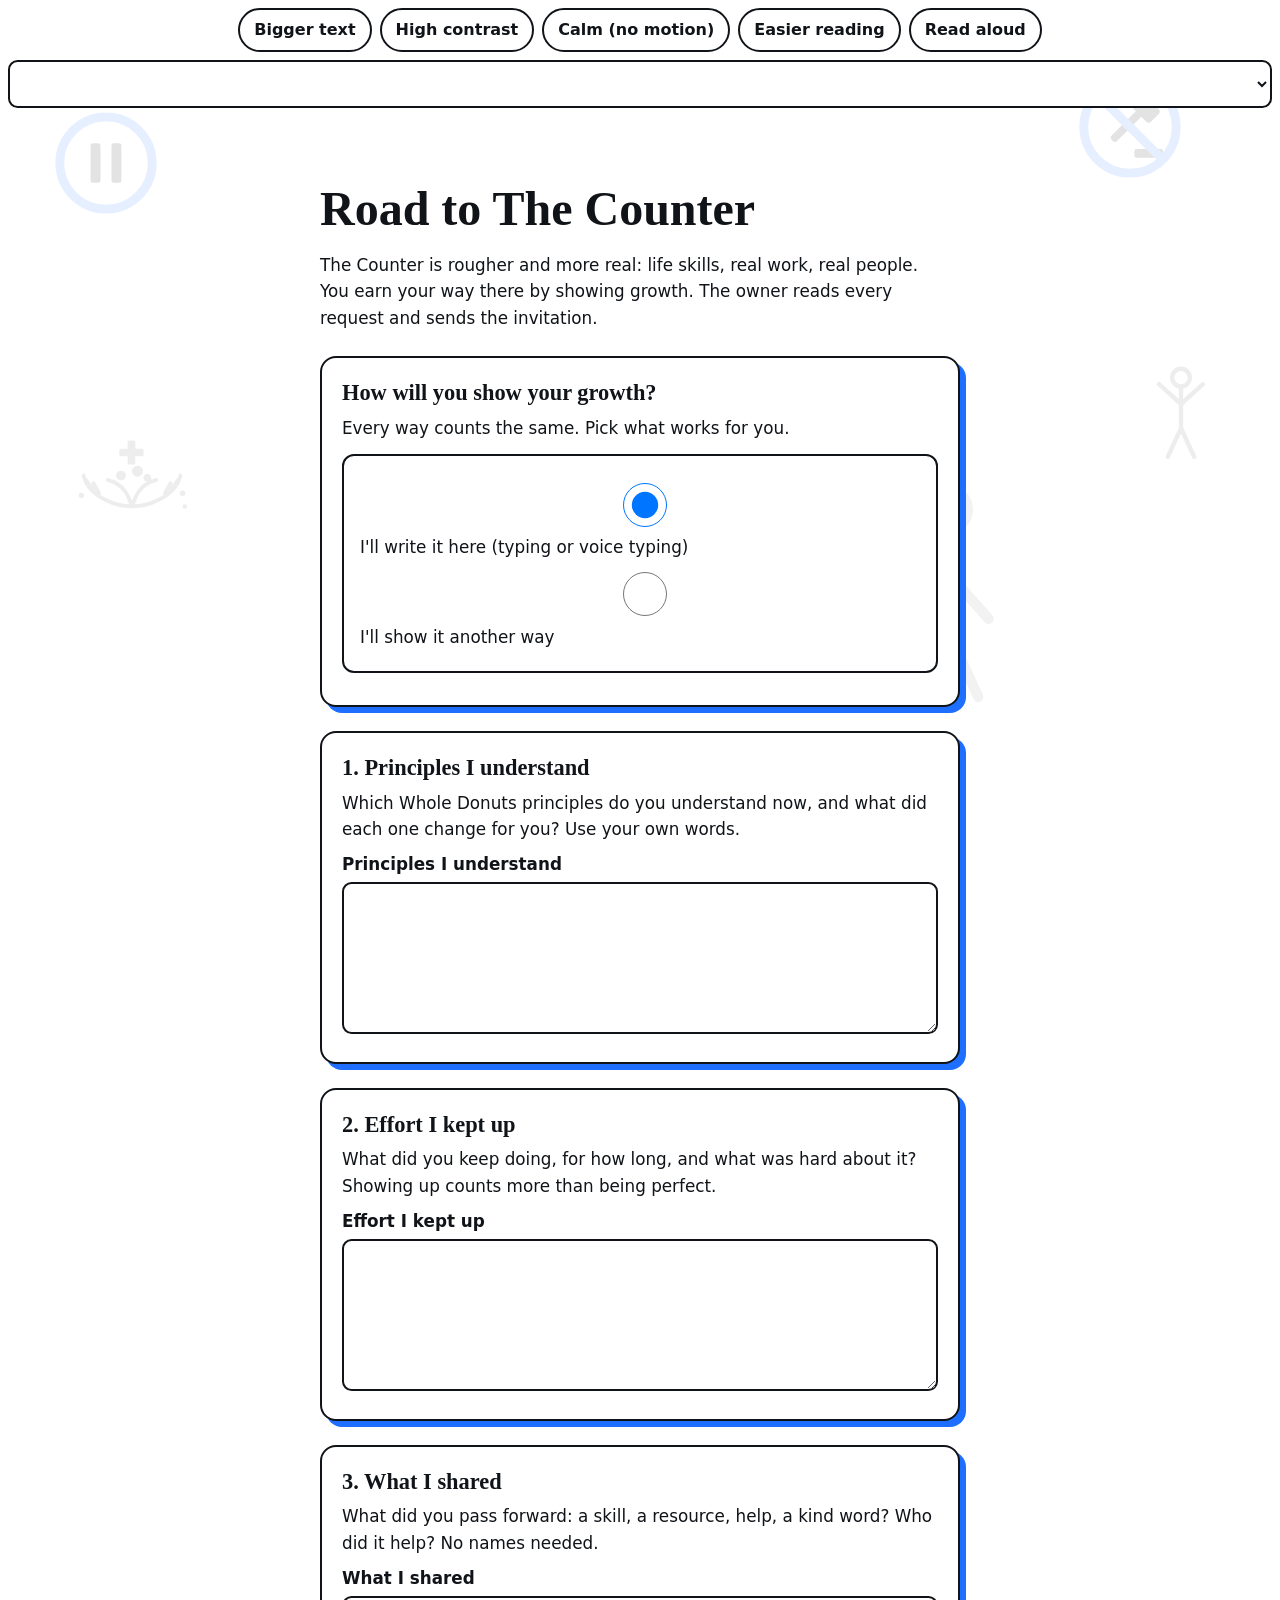
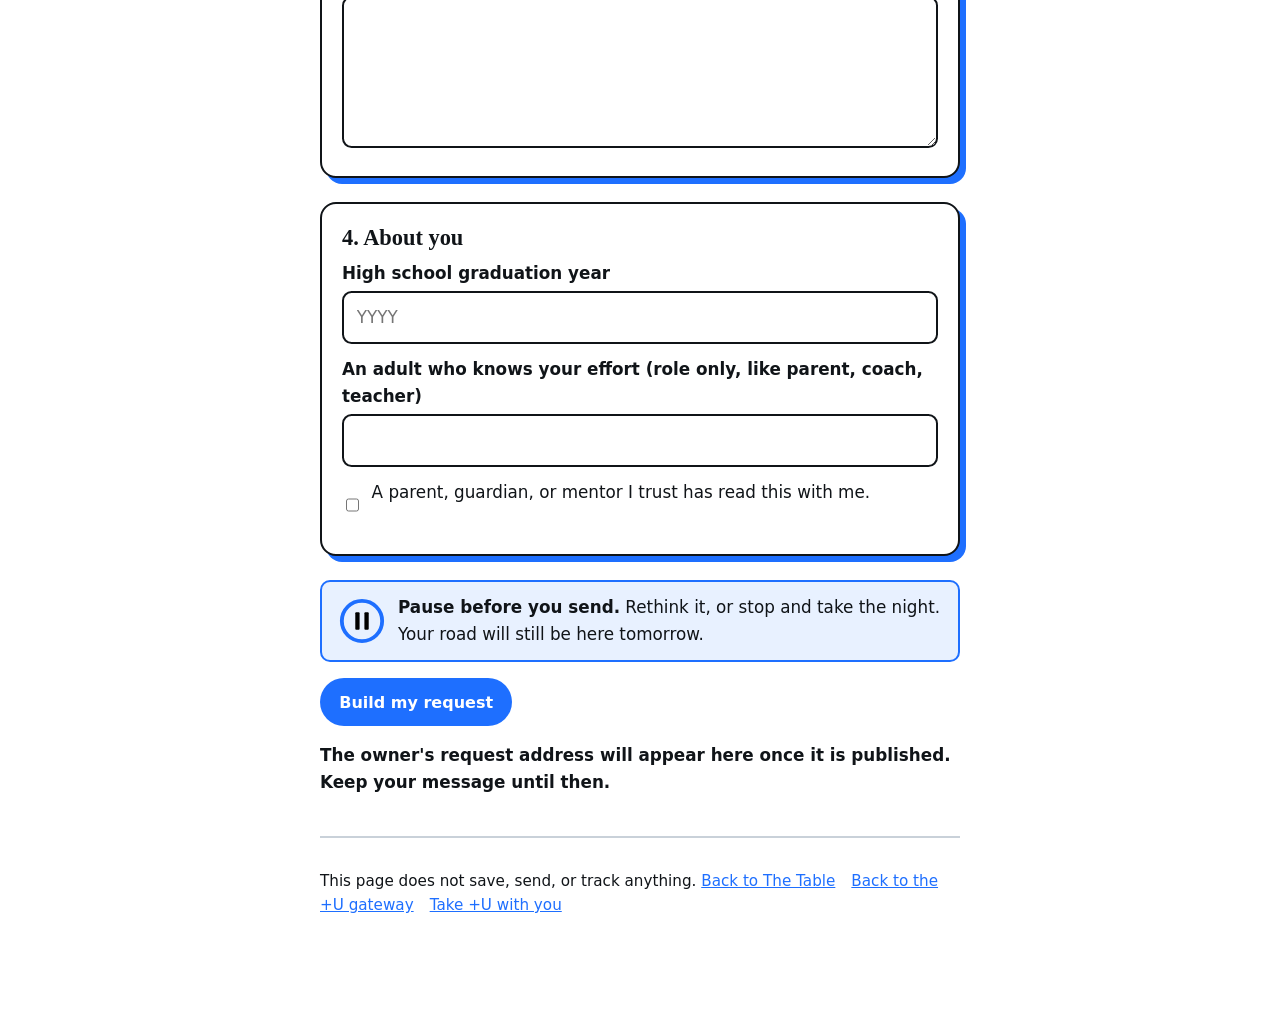
<file: counter-path.html>
<!DOCTYPE html>
<html lang="en">
<head>
  <meta charset="UTF-8">
  <meta name="viewport" content="width=device-width, initial-scale=1">
  <title>Road to The Counter | Whole Donuts</title>
  <link rel="stylesheet" href="css/identity.css">
  <link rel="stylesheet" href="css/access.css">
  <link rel="icon" href="favicon.svg" type="image/svg+xml">
</head>
<body data-ghost="path">
  <main id="engine">
    <header class="engine-header">
      <h1>Road to The Counter</h1>
      <p>The Counter is rougher and more real: life skills, real work, real people. You earn your way there by showing growth. The owner reads every request and sends the invitation.</p>
    </header>

    <form id="counterPathForm" novalidate>
      <section class="engine-step">
        <h2>How will you show your growth?</h2>
        <p>Every way counts the same. Pick what works for you.</p>
        <fieldset>
          <legend class="visually-hidden">How will you show your growth?</legend>
          <label><input type="radio" name="showMode" value="write" checked> I'll write it here (typing or voice typing)</label>
          <label><input type="radio" name="showMode" value="other"> I'll show it another way</label>
        </fieldset>
        <div id="otherWays" hidden>
          <label for="otherWay">Which way?</label>
          <select id="otherWay">
            <option value="">Choose one</option>
            <option>Speaking (voice recording or a call)</option>
            <option>Video</option>
            <option>Sign language video</option>
            <option>Drawing, photos, or something I made</option>
            <option>In person</option>
            <option>A helper writes it down with me</option>
          </select>
          <p>Write as little or as much as you like below. Your adult helps send the rest.</p>
        </div>
      </section>

      <section class="engine-step">
        <h2>1. Principles I understand</h2>
        <p>Which Whole Donuts principles do you understand now, and what did each one change for you? Use your own words.</p>
        <label for="principles">Principles I understand</label>
        <textarea id="principles" rows="5"></textarea>
      </section>

      <section class="engine-step">
        <h2>2. Effort I kept up</h2>
        <p>What did you keep doing, for how long, and what was hard about it? Showing up counts more than being perfect.</p>
        <label for="effort">Effort I kept up</label>
        <textarea id="effort" rows="5"></textarea>
      </section>

      <section class="engine-step">
        <h2>3. What I shared</h2>
        <p>What did you pass forward: a skill, a resource, help, a kind word? Who did it help? No names needed.</p>
        <label for="sharing">What I shared</label>
        <textarea id="sharing" rows="5"></textarea>
      </section>

      <section class="engine-step">
        <h2>4. About you</h2>
        <div class="grad-input">
          <label for="pathGradYear">High school graduation year</label>
          <input type="number" id="pathGradYear" inputmode="numeric" placeholder="YYYY">
        </div>
        <div class="grad-input">
          <label for="adultRole">An adult who knows your effort (role only, like parent, coach, teacher)</label>
          <input type="text" id="adultRole" autocomplete="off" maxlength="40">
        </div>
        <label class="confirmation">
          <input type="checkbox" id="adultKnows">
          A parent, guardian, or mentor I trust has read this with me.
        </label>
      </section>

      <div class="pause-note"><svg viewBox="0 0 100 100" aria-hidden="true" focusable="false"><circle cx="50" cy="50" r="42" fill="none" stroke="#1e6fff" stroke-width="8"/><g fill="currentColor"><rect x="36" y="32" width="9" height="36" rx="2"/><rect x="55" y="32" width="9" height="36" rx="2"/></g></svg><p><strong>Pause before you send.</strong> Rethink it, or stop and take the night. Your road will still be here tomorrow.</p></div>
      <button id="routeButton" type="submit">Build my request</button>
    </form>

    <p id="pathMessage" class="route-message" aria-live="polite"></p>
    <label for="requestOutput" class="visually-hidden">Your request</label>
    <textarea id="requestOutput" rows="16" readonly hidden></textarea>
    <button id="copyRequest" type="button" hidden>Copy my request</button>
    <p id="inboxNote" class="route-message"></p>

    <footer class="engine-footer">
      <p>This page does not save, send, or track anything. <a href="table.html">Back to The Table</a><a href="index.html">Back to the +U gateway</a><a href="index.html#leave">Take +U with you</a></p>
    </footer>
  </main>
  <script src="js/counter-path.js"></script>
  <script src="js/access.js"></script>
  <script src="js/ghost-layer.js"></script>
</body>
</html>
</file>
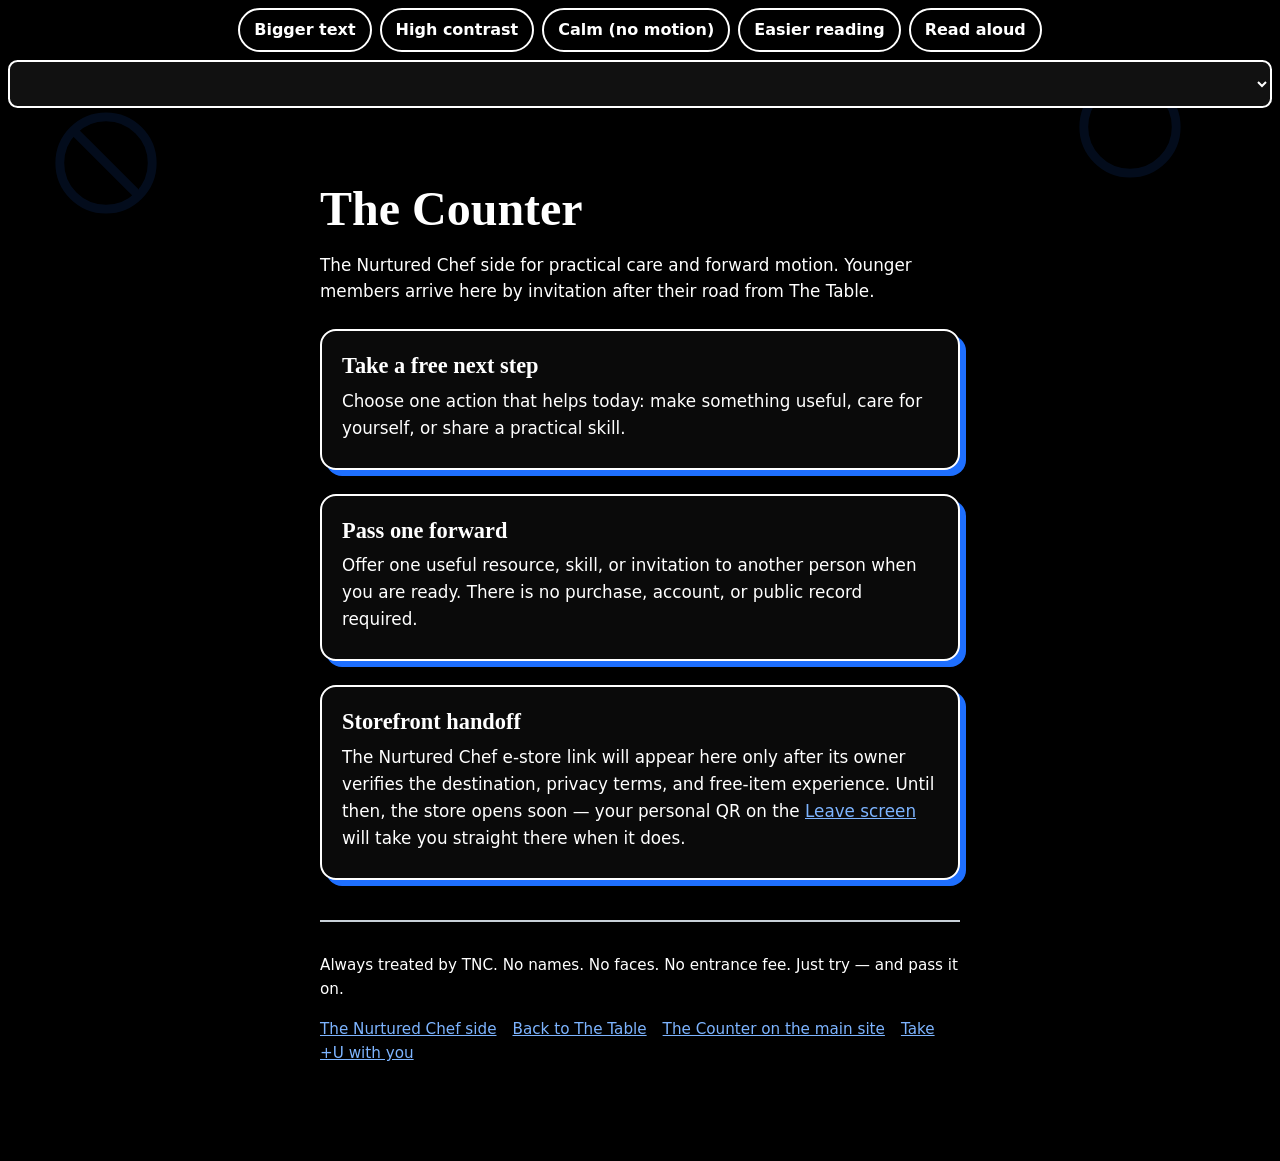
<file: counter.html>
<!DOCTYPE html>
<html lang="en">
<head>
  <meta charset="UTF-8">
  <meta name="viewport" content="width=device-width, initial-scale=1">
  <title>The Counter | The Nurtured Chef</title>
  <link rel="stylesheet" href="css/identity.css">
  <link rel="stylesheet" href="css/access.css">
  <link rel="icon" href="favicon.svg" type="image/svg+xml">
</head>
<body data-ghost="counter">
  <main id="engine">
    <header class="engine-header">
      <h1>The Counter</h1>
      <p>The Nurtured Chef side for practical care and forward motion. Younger members arrive here by invitation after their road from The Table.</p>
    </header>
    <section class="engine-step">
      <h2>Take a free next step</h2>
      <p>Choose one action that helps today: make something useful, care for yourself, or share a practical skill.</p>
    </section>
    <section class="engine-step">
      <h2>Pass one forward</h2>
      <p>Offer one useful resource, skill, or invitation to another person when you are ready. There is no purchase, account, or public record required.</p>
    </section>
    <section class="engine-step">
      <h2>Storefront handoff</h2>
      <p>The Nurtured Chef e-store link will appear here only after its owner verifies the destination, privacy terms, and free-item experience. Until then, the store opens soon — your personal QR on the <a href="index.html#leave">Leave screen</a> will take you straight there when it does.</p>
    </section>

    <footer class="engine-footer">
      <p>Always treated by TNC. No names. No faces. No entrance fee. Just try — and pass it on.</p>
      <p><a href="index.html#tnc">The Nurtured Chef side</a><a href="index.html#the-table">Back to The Table</a><a href="index.html#donation-access-hub">The Counter on the main site</a><a href="index.html#leave">Take +U with you</a></p>
    </footer>
  </main>
  <script src="js/access.js"></script>
  <script src="js/ghost-layer.js"></script>
</body>
</html>
</file>
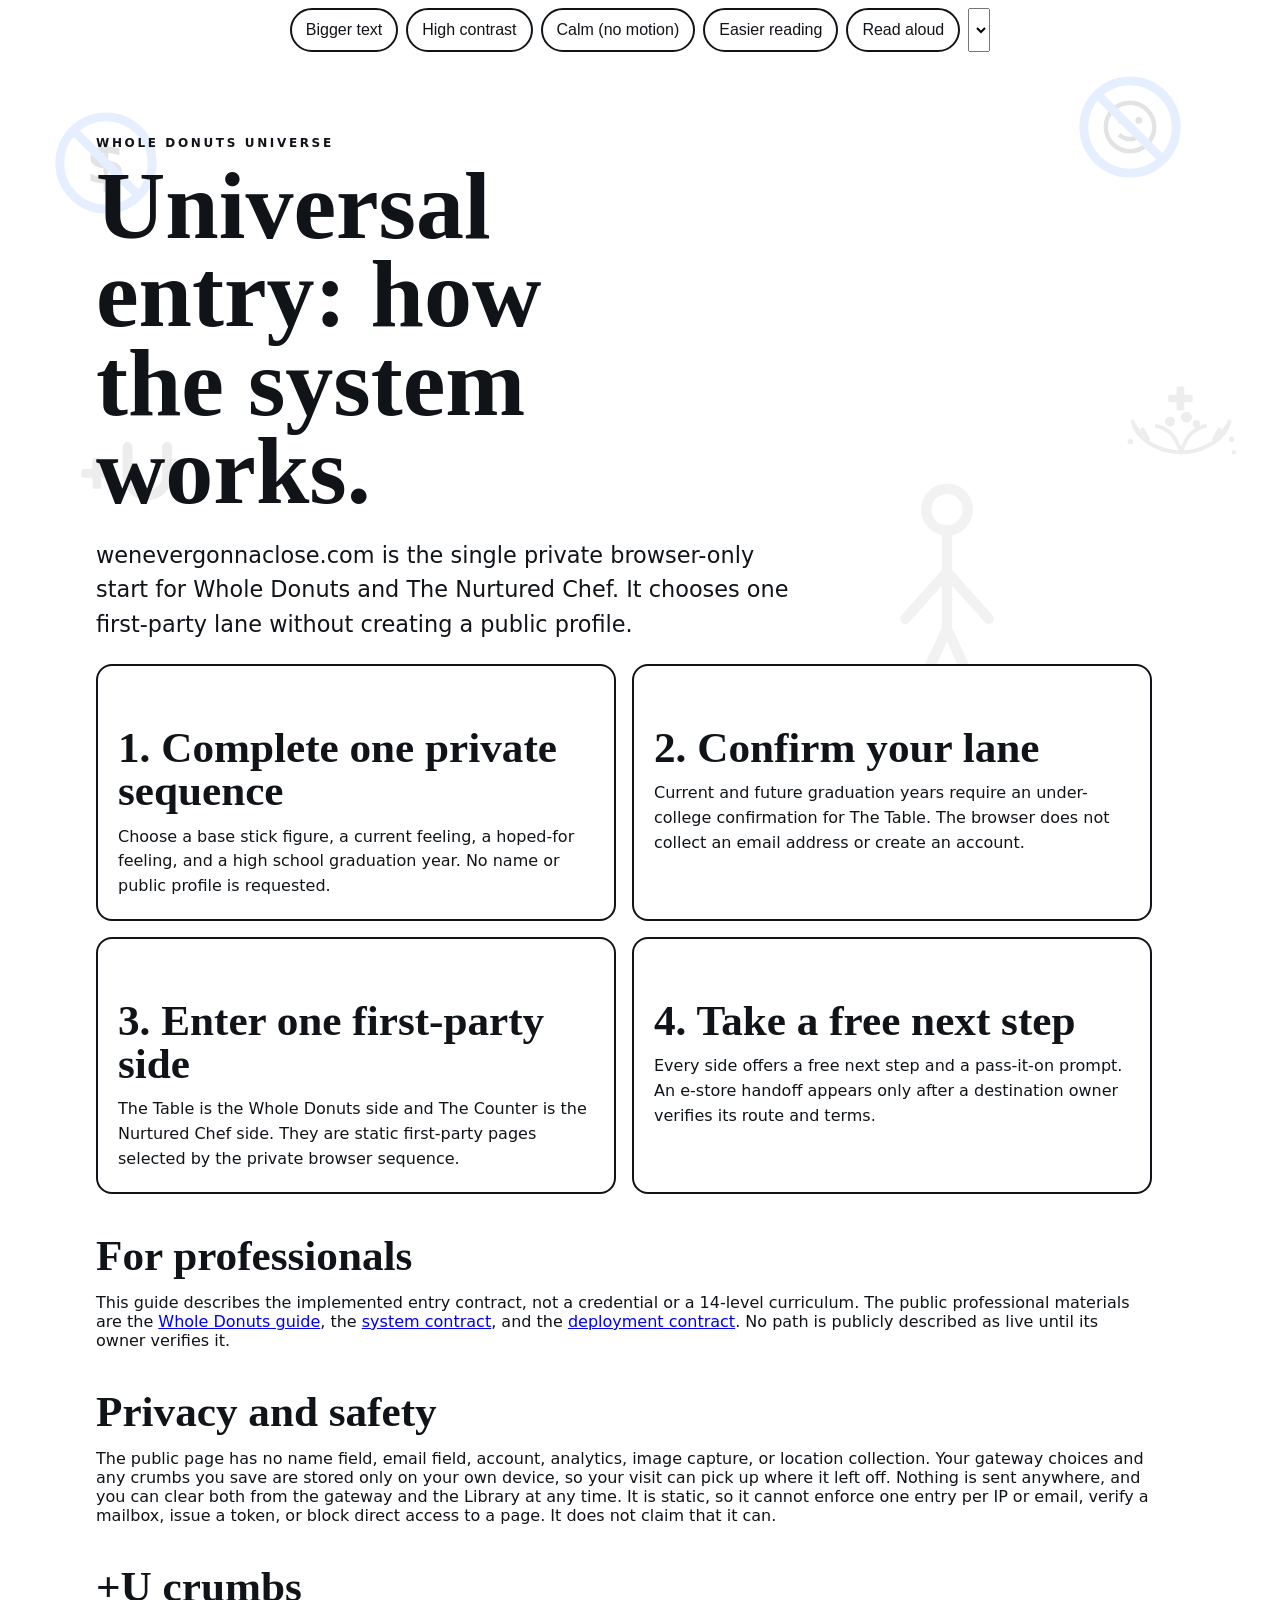
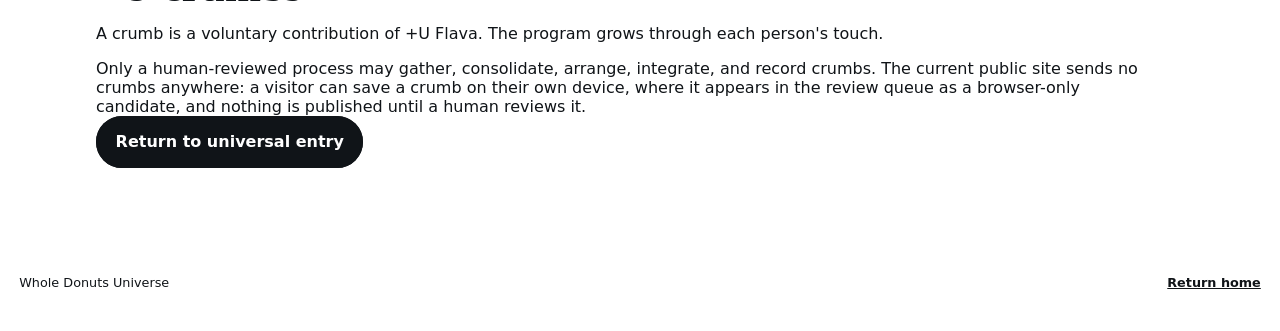
<file: guide.html>
<!doctype html>
<html lang="en">
<head>
  <meta charset="utf-8">
  <meta name="viewport" content="width=device-width,initial-scale=1">
  <meta name="description" content="The public universal-entry guide for Whole Donuts and The Nurtured Chef.">
  <link rel="canonical" href="https://wenevergonnaclose.com/guide.html">
  <title>Whole Donuts Universe | Ecosystem guide</title>
  <link rel="stylesheet" href="styles.css">
  <link rel="stylesheet" href="css/access.css">
  <link rel="icon" href="favicon.svg" type="image/svg+xml">
</head>
<body class="entered guide-page" data-ghost="guide">
  <a class="skip-link" href="#guide">Skip to the guide</a>
  <main id="guide">
    <article class="guide-shell">
      <p class="eyebrow">WHOLE DONUTS UNIVERSE</p>
      <h1>Universal entry: how the system works.</h1>
      <p class="guide-intro">wenevergonnaclose.com is the single private browser-only start for Whole Donuts and The Nurtured Chef. It chooses one first-party lane without creating a public profile.</p>

      <div class="guide-grid">
        <section class="guide-card">
          <h2>1. Complete one private sequence</h2>
          <p>Choose a base stick figure, a current feeling, a hoped-for feeling, and a high school graduation year. No name or public profile is requested.</p>
        </section>
        <section class="guide-card">
          <h2>2. Confirm your lane</h2>
          <p>Current and future graduation years require an under-college confirmation for The Table. The browser does not collect an email address or create an account.</p>
        </section>
        <section class="guide-card">
          <h2>3. Enter one first-party side</h2>
          <p>The Table is the Whole Donuts side and The Counter is the Nurtured Chef side. They are static first-party pages selected by the private browser sequence.</p>
        </section>
        <section class="guide-card">
          <h2>4. Take a free next step</h2>
          <p>Every side offers a free next step and a pass-it-on prompt. An e-store handoff appears only after a destination owner verifies its route and terms.</p>
        </section>
      </div>

      <h2>For professionals</h2>
      <p>This guide describes the implemented entry contract, not a credential or a 14-level curriculum. The public professional materials are the <a href="WHOLE_DONUTS_GUIDE.md">Whole Donuts guide</a>, the <a href="PUBLIC_SYSTEM.md">system contract</a>, and the <a href="README.md">deployment contract</a>. No path is publicly described as live until its owner verifies it.</p>

      <h2>Privacy and safety</h2>
      <p>The public page has no name field, email field, account, analytics, image capture, or location collection. Your gateway choices and any crumbs you save are stored only on your own device, so your visit can pick up where it left off. Nothing is sent anywhere, and you can clear both from the gateway and the Library at any time. It is static, so it cannot enforce one entry per IP or email, verify a mailbox, issue a token, or block direct access to a page. It does not claim that it can.</p>

      <h2>+U crumbs</h2>
      <p>A crumb is a voluntary contribution of +U Flava. The program grows through each person's touch.</p>
      <p>Only a human-reviewed process may gather, consolidate, arrange, integrate, and record crumbs. The current public site sends no crumbs anywhere: a visitor can save a crumb on their own device, where it appears in the review queue as a browser-only candidate, and nothing is published until a human reviews it.</p>

      <p><a class="button primary" href="./">Return to universal entry</a></p>
    </article>
  </main>
  <footer><span>Whole Donuts Universe</span><a href="./">Return home</a></footer>
  <script src="js/access.js"></script>
  <script src="js/ghost-layer.js"></script>
</body>
</html>
</file>
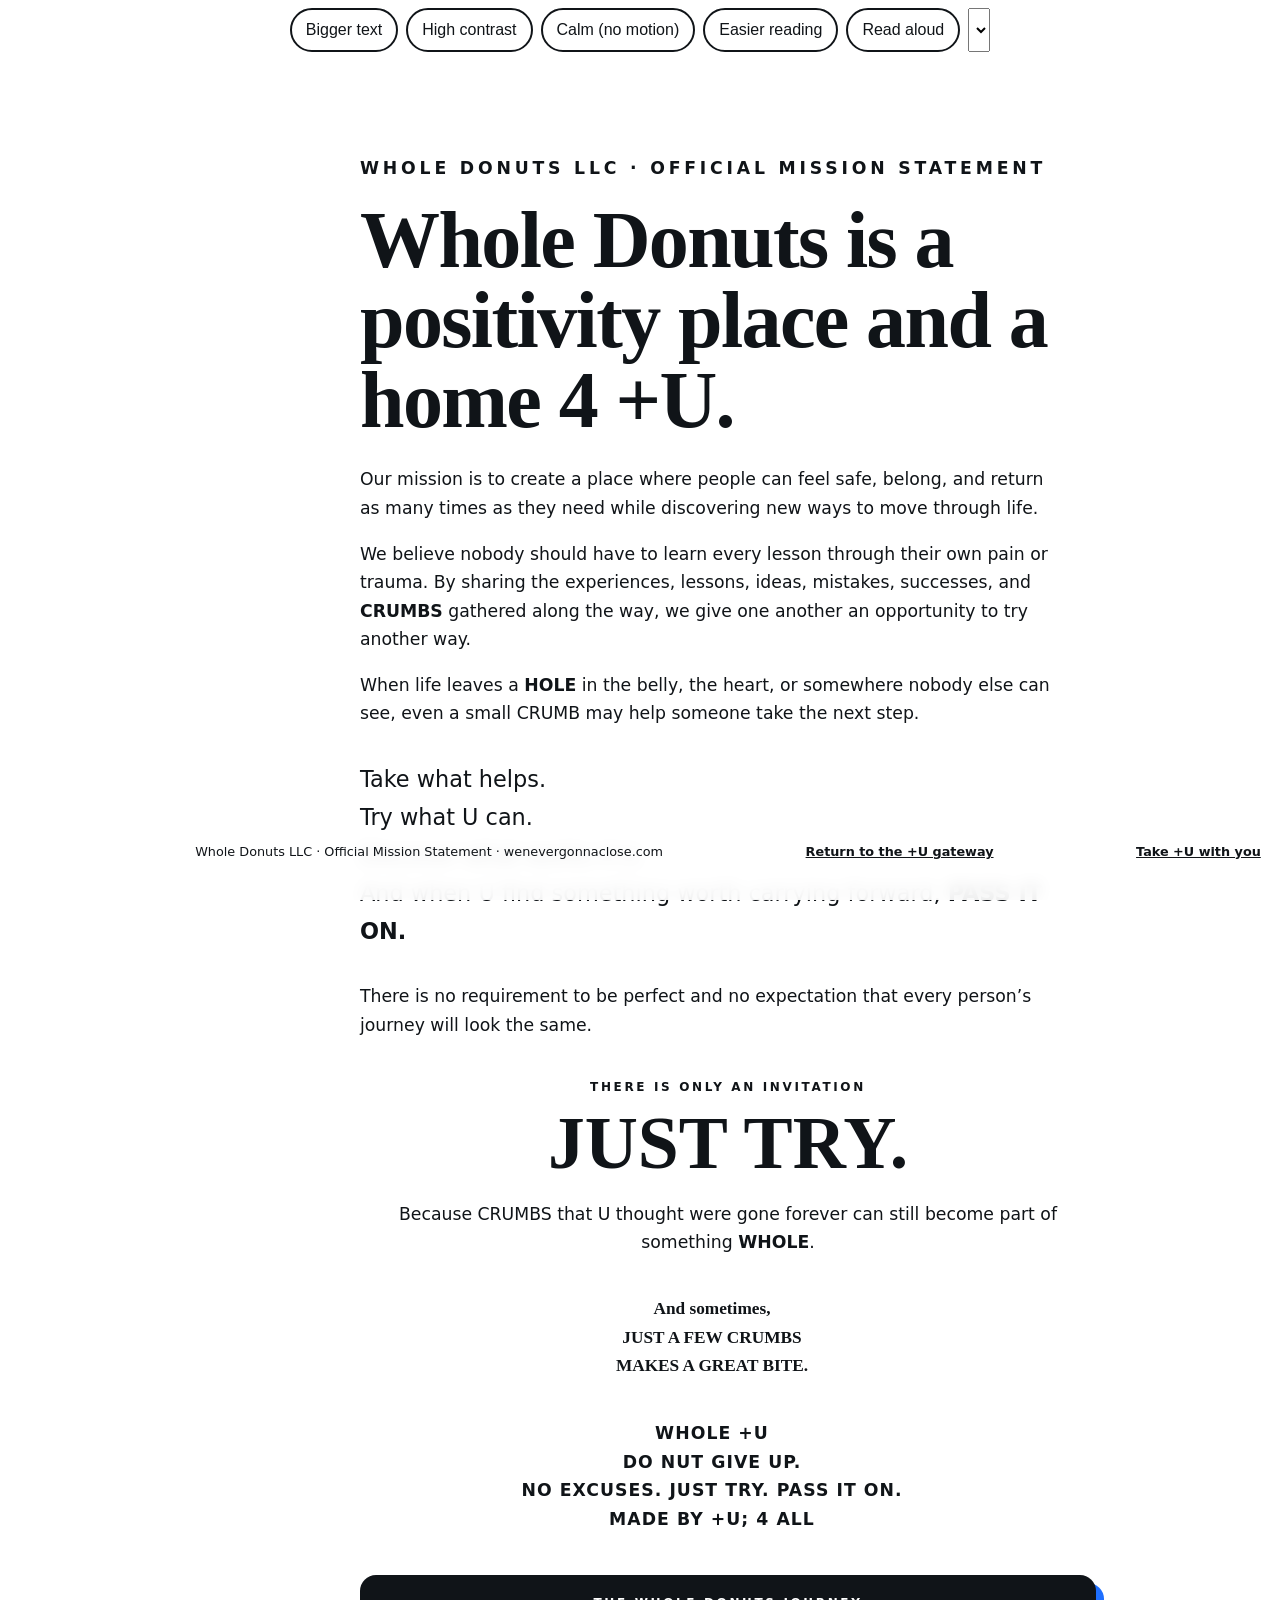
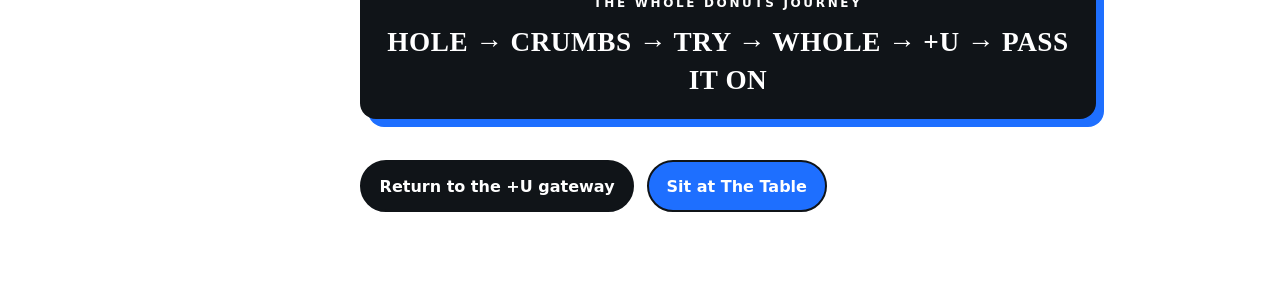
<file: mission.html>
<!doctype html>
<html lang="en">
<head>
  <meta charset="utf-8">
  <meta name="viewport" content="width=device-width,initial-scale=1">
  <meta name="description" content="The official mission of Whole Donuts LLC: a positivity place and a home 4 +U. HOLE → CRUMBS → TRY → WHOLE → +U → PASS IT ON.">
  <link rel="canonical" href="https://wenevergonnaclose.com/mission.html">
  <meta property="og:type" content="website">
  <meta property="og:title" content="Our Mission | Whole Donuts">
  <meta property="og:description" content="Whole Donuts is a positivity place and a home 4 +U. Just try.">
  <meta property="og:url" content="https://wenevergonnaclose.com/mission.html">
  <meta name="twitter:card" content="summary">
  <title>Our Mission | Whole Donuts</title>
  <link rel="stylesheet" href="styles.css?v=gateway-journey-1">
  <link rel="stylesheet" href="css/access.css">
  <style>
    .mission-page{min-height:100vh;padding:clamp(2rem,6vw,5rem) clamp(1.2rem,5vw,4rem) 6rem}
    .mission-shell{max-width:46rem;margin:0 auto}
    .mission-shell h1{font:700 clamp(2.6rem,7vw,5rem)/1 Georgia,serif;margin:.4rem 0 1.6rem;letter-spacing:-.02em}
    .mission-shell p{font-size:1.08rem;line-height:1.65;max-width:44rem}
    .mission-lines{margin:2rem 0;padding:0;list-style:none;font-size:clamp(1.1rem,2.4vw,1.4rem);line-height:1.7}
    .mission-lines strong{font-weight:900}
    .mission-invitation{margin:2.4rem 0;text-align:center}
    .mission-invitation p{margin:0 auto}
    .mission-invitation .invitation-eyebrow{font-size:.75rem;font-weight:900;letter-spacing:.22em}
    .mission-invitation h2{font:700 clamp(2.6rem,7vw,4.6rem)/1 Georgia,serif;margin:.6rem 0 1.2rem}
    .mission-bite{margin:2.4rem 0;text-align:center;font:700 clamp(1.6rem,4.5vw,2.6rem)/1.15 Georgia,serif}
    .mission-closing{margin:2.4rem 0;text-align:center;font-size:clamp(1.05rem,2.4vw,1.35rem);font-weight:900;letter-spacing:.06em;line-height:1.9}
    .mission-journey{margin:2.6rem 0;padding:1.2rem 1rem;text-align:center;background:var(--ink);color:#fff;border-radius:1rem;box-shadow:8px 8px 0 var(--blue)}
    .mission-journey p{margin:0 auto;font-size:.75rem;font-weight:900;letter-spacing:.22em}
    .mission-journey strong{display:block;margin-top:.6rem;font:700 clamp(1.2rem,3vw,1.7rem)/1.4 Georgia,serif;letter-spacing:.02em}
    .mission-actions{margin:2.6rem 0 0;display:flex;flex-wrap:wrap;gap:.8rem}
  </style>
</head>
<body data-ghost="mission">
  <a class="skip-link" href="#mission">Skip to the mission</a>
  <main class="mission-page" id="mission">
    <div class="mission-shell">
      <p class="eyebrow">WHOLE DONUTS LLC &middot; OFFICIAL MISSION STATEMENT</p>
      <h1>Whole Donuts is a positivity place and a home 4 +U.</h1>
      <p>Our mission is to create a place where people can feel safe, belong, and return as many times as they need while discovering new ways to move through life.</p>
      <p>We believe nobody should have to learn every lesson through their own pain or trauma. By sharing the experiences, lessons, ideas, mistakes, successes, and <strong>CRUMBS</strong> gathered along the way, we give one another an opportunity to try another way.</p>
      <p>When life leaves a <strong>HOLE</strong> in the belly, the heart, or somewhere nobody else can see, even a small CRUMB may help someone take the next step.</p>
      <ul class="mission-lines">
        <li>Take what helps.</li>
        <li>Try what U can.</li>
        <li>Discover what works 4 U.</li>
        <li>And when U find something worth carrying forward, <strong>PASS IT ON.</strong></li>
      </ul>
      <p>There is no requirement to be perfect and no expectation that every person&rsquo;s journey will look the same.</p>
      <div class="mission-invitation">
        <p class="invitation-eyebrow">THERE IS ONLY AN INVITATION</p>
        <h2>JUST TRY.</h2>
        <p>Because CRUMBS that U thought were gone forever can still become part of something <strong>WHOLE</strong>.</p>
      </div>
      <p class="mission-bite">And sometimes,<br>JUST A FEW CRUMBS<br>MAKES A GREAT BITE.</p>
      <p class="mission-closing">WHOLE +U<br>DO NUT GIVE UP.<br>NO EXCUSES. JUST TRY. PASS IT ON.<br>MADE BY +U; 4 ALL</p>
      <div class="mission-journey">
        <p>THE WHOLE DONUTS JOURNEY</p>
        <strong>HOLE &rarr; CRUMBS &rarr; TRY &rarr; WHOLE &rarr; +U &rarr; PASS IT ON</strong>
      </div>
      <div class="mission-actions">
        <a class="button primary" href="index.html">Return to the +U gateway</a>
        <a class="button store" href="index.html#the-table">Sit at The Table</a>
      </div>
    </div>
  </main>

  <footer><span>Whole Donuts LLC &middot; Official Mission Statement &middot; wenevergonnaclose.com</span><a href="index.html">Return to the +U gateway</a><a href="index.html#leave">Take +U with you</a></footer>
  <script src="js/access.js"></script>
</body>
</html>
</file>
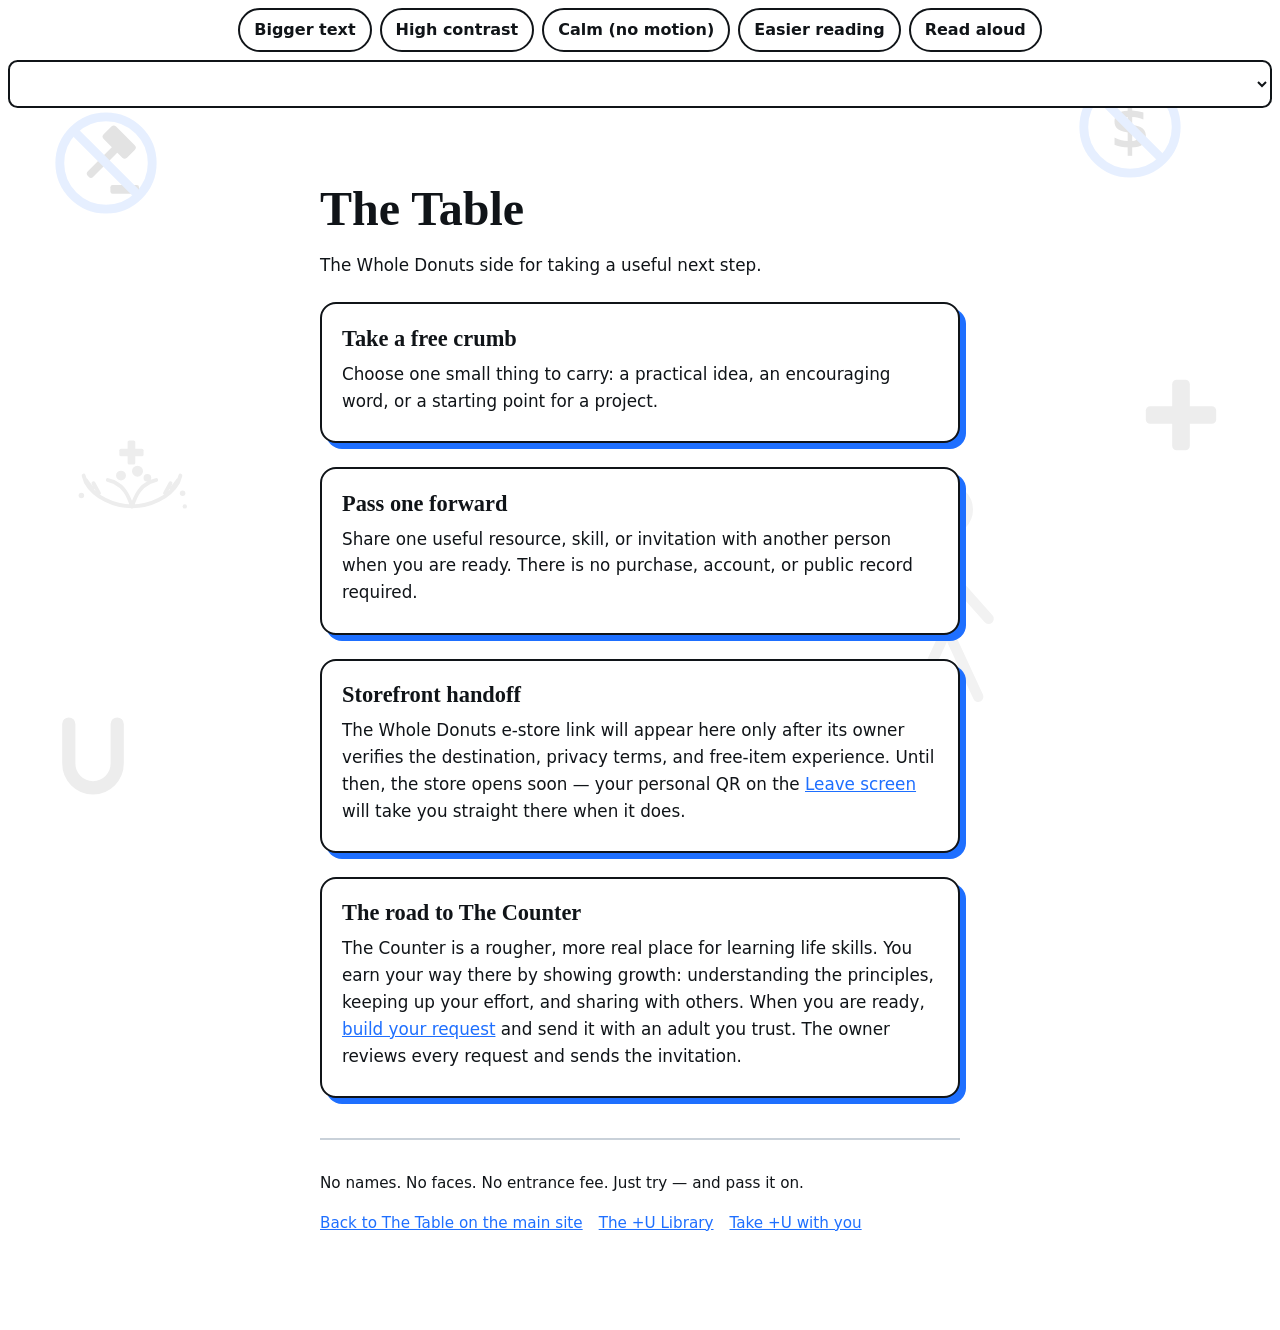
<file: table.html>
<!DOCTYPE html>
<html lang="en">
<head>
  <meta charset="UTF-8">
  <meta name="viewport" content="width=device-width, initial-scale=1">
  <title>The Table | Whole Donuts</title>
  <link rel="stylesheet" href="css/identity.css">
  <link rel="stylesheet" href="css/access.css">
  <link rel="icon" href="favicon.svg" type="image/svg+xml">
</head>
<body data-ghost="table">
  <main id="engine">
    <header class="engine-header">
      <h1>The Table</h1>
      <p>The Whole Donuts side for taking a useful next step.</p>
    </header>
    <section class="engine-step">
      <h2>Take a free crumb</h2>
      <p>Choose one small thing to carry: a practical idea, an encouraging word, or a starting point for a project.</p>
    </section>
    <section class="engine-step">
      <h2>Pass one forward</h2>
      <p>Share one useful resource, skill, or invitation with another person when you are ready. There is no purchase, account, or public record required.</p>
    </section>
    <section class="engine-step">
      <h2>Storefront handoff</h2>
      <p>The Whole Donuts e-store link will appear here only after its owner verifies the destination, privacy terms, and free-item experience. Until then, the store opens soon — your personal QR on the <a href="index.html#leave">Leave screen</a> will take you straight there when it does.</p>
    </section>
    <section class="engine-step">
      <h2>The road to The Counter</h2>
      <p>The Counter is a rougher, more real place for learning life skills. You earn your way there by showing growth: understanding the principles, keeping up your effort, and sharing with others. When you are ready, <a href="counter-path.html">build your request</a> and send it with an adult you trust. The owner reviews every request and sends the invitation.</p>
    </section>

    <footer class="engine-footer">
      <p>No names. No faces. No entrance fee. Just try — and pass it on.</p>
      <p><a href="index.html#the-table">Back to The Table on the main site</a><a href="index.html#template-library">The +U Library</a><a href="index.html#leave">Take +U with you</a></p>
    </footer>
  </main>
  <script src="js/access.js"></script>
  <script src="js/ghost-layer.js"></script>
</body>
</html>
</file>
<file: styles.css>
:root{
  --ink:#101418;
  --paper:#ffffff;
  --blue:#1e6fff;
  --deep:#0b3d91;
  --silver:#c9d1d9;
  --cream:#ffffff;
  --rail:11rem
}
*{box-sizing:border-box}
html{scroll-behavior:smooth}
body{
  margin:0;
  background:var(--paper);
  color:var(--ink);
  font-family:Inter,ui-sans-serif,system-ui,sans-serif
}
.skip-link{
  position:fixed;
  z-index:30;
  top:1rem;
  left:1rem;
  padding:.75rem 1rem;
  background:var(--ink);
  color:#fff;
  transform:translateY(-200%);
  transition:transform .2s
}
.skip-link:focus{transform:translateY(0)}
.universe-gateway{
  position:relative;
  overflow:hidden;
  min-height:100svh;
  margin-left:var(--rail);
  padding:clamp(1rem,3vw,3rem);
  display:grid;
  align-items:center;
  background:#ffffff
}
.entry-backdrop{position:absolute;inset:0;overflow:hidden;pointer-events:none}
.overflow-hand{
  position:absolute;
  display:flex;
  align-items:flex-end;
  gap:.3rem;
  width:13rem;
  height:13rem;
  opacity:.36;
  filter:drop-shadow(5px 5px 0 #1e6fff44)
}
.overflow-hand::before{
  content:'';
  position:absolute;
  bottom:0;
  left:1.2rem;
  width:10rem;
  height:7rem;
  border:3px solid var(--ink);
  border-radius:4rem 4rem 1.5rem 1.5rem;
  background:#ffffffaa
}
.overflow-hand span{
  position:relative;
  z-index:1;
  width:1.8rem;
  height:8rem;
  border:3px solid var(--ink);
  border-radius:999px;
  background:#ffffffaa
}
.overflow-hand span:nth-child(2){height:10rem}
.overflow-hand span:nth-child(3){height:9.2rem}
.overflow-hand span:nth-child(4){height:7rem}
.hand-left{top:-4rem;left:-2rem;transform:rotate(-30deg)}
.hand-right{right:-3rem;bottom:-5rem;transform:rotate(42deg)}
.entry-jack{
  position:absolute;
  width:4.5rem;
  height:4.5rem;
  opacity:.45;
  transform:rotate(15deg)
}
.entry-jack::before,
.entry-jack::after{
  content:'';
  position:absolute;
  top:1.9rem;
  left:.1rem;
  width:4.2rem;
  border-top:3px solid var(--deep);
  transform:rotate(45deg)
}
.entry-jack::after{transform:rotate(-45deg)}
.jack-one{top:14%;right:12%}
.jack-two{top:54%;left:4%;transform:rotate(-20deg) scale(.7)}
.jack-three{right:4%;bottom:14%;transform:rotate(30deg) scale(.9)}
.universe-shell{
  position:relative;
  z-index:1;
  display:grid;
  grid-template-columns:minmax(13rem,22rem) minmax(0,1fr);
  align-items:center;
  gap:clamp(1.5rem,5vw,5rem);
  width:min(100%,88rem);
  margin:0 auto;
  padding:clamp(1.5rem,4vw,4rem);
  border:0;
  border-radius:0;
  background:transparent;
  box-shadow:none
}
.universe-figure{
  position:relative;
  width:min(100%,18rem);
  aspect-ratio:3 / 4;
  margin:auto;
  border:3px solid var(--ink);
  border-radius:50% 50% 42% 42%;
  background:linear-gradient(160deg,#7db4ff,#ffffff 58%,#e8f1ff);
  transform:rotate(-3deg)
}
.universe-head{
  position:absolute;
  top:16%;
  left:50%;
  width:25%;
  aspect-ratio:1;
  border:4px solid var(--ink);
  border-radius:50%;
  transform:translateX(-50%)
}
.universe-body{position:absolute;top:40%;left:50%;height:31%;border-left:4px solid var(--ink)}
.universe-arm,
.universe-leg{position:absolute;width:29%;border-top:4px solid var(--ink);transform-origin:left center}
.universe-arm-left{top:48%;left:50%;transform:rotate(147deg)}
.universe-arm-right{top:48%;left:50%;transform:rotate(32deg)}
.universe-leg-left{top:70%;left:50%;transform:rotate(130deg)}
.universe-leg-right{top:70%;left:50%;transform:rotate(50deg)}
.universe-plus{
  position:absolute;
  right:-1.1rem;
  bottom:1.3rem;
  padding:.5rem .7rem;
  border:3px solid var(--ink);
  border-radius:999px;
  background:var(--deep);
  color:#fff;
  font:900 1.4rem Georgia,serif;
  transform:rotate(8deg)
}
.universe-copy{max-width:46rem}
.universe-copy h1{font:700 clamp(3.4rem,8vw,7.5rem)/.86 Georgia,serif;margin:.3rem 0 1.2rem;letter-spacing:-.06em}
.universe-lede{max-width:42rem;font-size:clamp(1.05rem,2vw,1.35rem);line-height:1.55}
.gateway-instruction,.gateway-privacy{max-width:60rem;line-height:1.5}
.gateway-privacy{margin:1rem 0 0;font-size:.9rem;font-weight:700}
.gateway-privacy a{color:var(--ink)}
.gateway-panels{
   display:grid;
   grid-template-columns:repeat(2,minmax(0,1fr));
   gap:1rem;
   width:min(100%,78rem);
   margin:1.5rem 0 0
}
.gateway-panel{
   display:grid;
   gap:1rem;
   padding:1.25rem;
   border:3px solid var(--ink);
   border-radius:1.25rem;
   color:#fff
}
.gateway-panel h2{margin:0;font:700 clamp(1.7rem,3vw,2.5rem)/1 Georgia,serif}
.gateway-panel .eyebrow{margin:0 0 .4rem}
.youth-panel{background:var(--deep)}
.adult-panel{background:#000}
.entry-style-grid{
   display:grid;
   grid-template-columns:repeat(4,minmax(0,1fr));
   gap:.6rem
}
.entry-style{
   display:grid;
   justify-items:center;
   align-content:start;
   gap:.35rem;
   min-height:9.5rem;
   padding:.7rem .4rem;
   border:2px solid currentColor;
   border-radius:.75rem;
   background:#fff;
   color:var(--ink);
   text-align:center;
   text-decoration:none;
   transition:transform .15s,background .15s
}
.entry-style:hover{background:var(--blue);transform:translateY(-2px)}
.entry-style strong{font:700 1rem/1 Georgia,serif}
.entry-style>span:last-child{font-size:.72rem;line-height:1.25}
.entry-figure{
   --body-angle:0deg;
   --head-shift:0rem;
   --arm-left:150deg;
   --arm-right:30deg;
   --leg-left:125deg;
   --leg-right:55deg;
   position:relative;
   display:block;
   width:3.4rem;
   height:4.9rem
}
.figure-head{
   position:absolute;
   top:.1rem;
   left:calc(50% + var(--head-shift));
   width:1.25rem;
   height:1.25rem;
   border:3px solid var(--ink);
   border-radius:50%;
   background:var(--cream);
   transform:translateX(-50%)
}
.figure-body{
   position:absolute;
   top:1.35rem;
   left:50%;
   height:1.9rem;
   border-left:3px solid var(--ink);
   transform:translateX(-50%) rotate(var(--body-angle));
   transform-origin:top
}
.figure-limb{
   position:absolute;
   left:50%;
   width:1.55rem;
   border-top:3px solid var(--ink);
   transform-origin:left center
}
.figure-limb.arm-left{top:1.85rem;transform:rotate(var(--arm-left))}
.figure-limb.arm-right{top:1.85rem;transform:rotate(var(--arm-right))}
.figure-limb.leg-left{top:3.15rem;transform:rotate(var(--leg-left))}
.figure-limb.leg-right{top:3.15rem;transform:rotate(var(--leg-right))}
.style-curious .entry-figure{--body-angle:-5deg;--head-shift:.18rem;--arm-left:165deg;--arm-right:-10deg;--leg-left:135deg;--leg-right:45deg}
.style-bright .entry-figure{--arm-left:205deg;--arm-right:-25deg;--leg-left:125deg;--leg-right:55deg}
.style-brave .entry-figure{--body-angle:7deg;--arm-left:150deg;--arm-right:15deg;--leg-left:145deg;--leg-right:35deg}
.style-playful .entry-figure{--body-angle:-12deg;--head-shift:-.18rem;--arm-left:190deg;--arm-right:-55deg;--leg-left:155deg;--leg-right:20deg}
.style-inventive .entry-figure{--body-angle:4deg;--arm-left:125deg;--arm-right:-50deg;--leg-left:130deg;--leg-right:50deg}
.style-steady .entry-figure{--arm-left:160deg;--arm-right:20deg;--leg-left:120deg;--leg-right:60deg}
.style-hopeful .entry-figure{--head-shift:.1rem;--arm-left:215deg;--arm-right:-35deg;--leg-left:140deg;--leg-right:40deg}
.style-friendly .entry-figure{--body-angle:-3deg;--arm-left:210deg;--arm-right:-15deg;--leg-left:130deg;--leg-right:50deg}
.style-focused .entry-figure{--body-angle:8deg;--head-shift:.22rem;--arm-left:145deg;--arm-right:0deg;--leg-left:135deg;--leg-right:45deg}
.style-growing .entry-figure{--body-angle:-7deg;--arm-left:230deg;--arm-right:-50deg;--leg-left:115deg;--leg-right:65deg}
.style-open .entry-figure{--arm-left:195deg;--arm-right:-15deg;--leg-left:135deg;--leg-right:45deg}
.style-gentle .entry-figure{--body-angle:5deg;--head-shift:-.14rem;--arm-left:175deg;--arm-right:10deg;--leg-left:130deg;--leg-right:50deg}
.style-ready .entry-figure{--body-angle:12deg;--arm-left:135deg;--arm-right:-10deg;--leg-left:150deg;--leg-right:30deg}
.style-explorer .entry-figure{--body-angle:-9deg;--head-shift:.16rem;--arm-left:155deg;--arm-right:5deg;--leg-left:160deg;--leg-right:25deg}
.style-grounded .entry-figure{--arm-left:170deg;--arm-right:10deg;--leg-left:110deg;--leg-right:70deg}
.style-reflective .entry-figure{--body-angle:-5deg;--head-shift:-.22rem;--arm-left:140deg;--arm-right:45deg;--leg-left:125deg;--leg-right:55deg}
.style-resourceful .entry-figure{--body-angle:6deg;--arm-left:220deg;--arm-right:-5deg;--leg-left:145deg;--leg-right:35deg}
.style-creative .entry-figure{--body-angle:-10deg;--arm-left:235deg;--arm-right:-60deg;--leg-left:125deg;--leg-right:55deg}
.style-patient .entry-figure{--body-angle:3deg;--arm-left:175deg;--arm-right:15deg;--leg-left:115deg;--leg-right:65deg}
.style-capable .entry-figure{--body-angle:9deg;--arm-left:150deg;--arm-right:-20deg;--leg-left:150deg;--leg-right:30deg}
.style-courageous .entry-figure{--head-shift:.16rem;--arm-left:125deg;--arm-right:-45deg;--leg-left:145deg;--leg-right:35deg}
.style-welcoming .entry-figure{--body-angle:-4deg;--arm-left:205deg;--arm-right:-35deg;--leg-left:135deg;--leg-right:45deg}
.style-practical .entry-figure{--body-angle:5deg;--arm-left:175deg;--arm-right:5deg;--leg-left:140deg;--leg-right:40deg}
.style-forward .entry-figure{--body-angle:12deg;--head-shift:.2rem;--arm-left:155deg;--arm-right:-5deg;--leg-left:165deg;--leg-right:20deg}
.style-prepared .entry-figure{--body-angle:-2deg;--arm-left:145deg;--arm-right:35deg;--leg-left:120deg;--leg-right:60deg}
.style-determined .entry-figure{--body-angle:10deg;--arm-left:130deg;--arm-right:-25deg;--leg-left:155deg;--leg-right:25deg}
.style-connected .entry-figure{--body-angle:-6deg;--arm-left:215deg;--arm-right:-25deg;--leg-left:145deg;--leg-right:35deg}
.style-purposeful .entry-figure{--body-angle:7deg;--head-shift:.1rem;--arm-left:150deg;--arm-right:-15deg;--leg-left:150deg;--leg-right:30deg}
.entry-journey{
   display:grid;
   gap:1rem;
   max-width:78rem;
   margin:1.5rem 0 0;
   padding:clamp(1.25rem,3vw,2rem);
   border:3px solid var(--ink);
   border-radius:1.25rem;
   background:#ffffffdd;
   box-shadow:7px 7px 0 var(--blue)
}
.entry-journey h2{margin:0;font:700 clamp(1.8rem,4vw,3rem)/1 Georgia,serif}
.journey-step{display:grid;justify-items:start;gap:1rem}
.side-choice{
   appearance:none;
   width:100%;
   border:3px solid var(--ink);
   font:inherit;
   text-align:left;
   cursor:pointer
}
.side-choice>span:first-child{display:grid;gap:.35rem}
.side-choice strong{font:700 clamp(1.8rem,4vw,2.8rem)/1 Georgia,serif}
.side-choice:hover{transform:translateY(-3px);filter:brightness(1.06)}
.companion-field{
   display:grid;
   grid-template-columns:repeat(7,minmax(0,1fr));
   gap:.2rem;
   width:100%;
   min-height:10rem;
   padding:.5rem;
   border:1px solid #ffffff77;
   border-radius:.75rem;
   background:#ffffff12
}
.entry-variant{display:grid;place-items:center}
.companion-field .entry-figure{transform:scale(.72);transform-origin:center}
.journey-companion{
   width:5rem;
   height:6rem;
   padding:.4rem;
   border:2px solid var(--ink);
   border-radius:1rem;
   background:var(--blue)
}
.journey-companion .entry-figure{transform:scale(1.1);transform-origin:center}
.journey-step>p{margin:0;font-size:1.1rem;font-weight:700;line-height:1.5}
.journey-options{
   display:grid;
   grid-template-columns:repeat(3,minmax(0,1fr));
   gap:.75rem;
   width:100%
}
.journey-options button{
   display:grid;
   gap:.35rem;
   min-height:5rem;
   padding:1rem;
   border:2px solid var(--ink);
   border-radius:.9rem;
   background:#fff;
   color:var(--ink);
   font:800 1rem/1.25 Inter,ui-sans-serif,system-ui,sans-serif;
   cursor:pointer
}
.journey-options button:hover{background:var(--blue)}
.journey-options button span{font:900 2rem/1 Georgia,serif}
.journey-options button small{font:inherit;font-weight:600}
.journey-actions{display:flex;flex-wrap:wrap;gap:.75rem;align-items:center}
.journey-actions button,.journey-actions a{
   min-height:2.8rem;
   padding:.65rem .9rem;
   border:2px solid var(--ink);
   border-radius:999px;
   background:#fff;
   color:var(--ink);
   font:800 .9rem/1.2 Inter,ui-sans-serif,system-ui,sans-serif;
   text-decoration:none;
   cursor:pointer
}
.journey-actions a{background:transparent}
.journey-destination-status{
   max-width:70rem;
   margin:2rem auto -1rem;
   padding:1rem 1.25rem;
   border-left:5px solid var(--blue);
   background:#e8f1ff;
   font-weight:800;
   line-height:1.5
}
.route-welcome{
   max-width:70rem;
   margin:clamp(2rem,5vw,5rem) auto 0;
   padding:clamp(1.5rem,4vw,3rem);
   border:3px solid var(--ink);
   border-radius:1.25rem;
   color:#fff
}
.route-welcome h2{max-width:20ch;margin:.3rem 0 1rem;font:700 clamp(2rem,5vw,4rem)/1 Georgia,serif}
.route-welcome p{max-width:55rem;line-height:1.55}
.youth-route{background:var(--deep)}
.adult-route{background:#000}
.route-actions{display:flex;flex-wrap:wrap;gap:.75rem;align-items:center;margin-top:1.25rem}
.route-welcome .button{border-color:#fff;background:#fff;color:var(--ink)}
.route-welcome .button.primary{background:var(--blue)}
.route-welcome .back{color:#fff}
.anchor-target{display:block;scroll-margin-top:1rem}
.entry-direct-links{
  display:grid;
  grid-template-columns:repeat(2,minmax(0,1fr));
  gap:.65rem;
  max-width:44rem;
  margin:1.5rem 0
}
.entry-direct-links a{
  min-height:5.5rem;
  padding:1rem;
  border:2px solid var(--ink);
  border-radius:1rem;
  background:#ffffffcc;
  color:var(--ink);
  text-decoration:none
}
.entry-direct-links a:hover,
.entry-direct-links a:focus{background:var(--blue)}
.entry-direct-links strong,
.entry-direct-links span{display:block}
.entry-direct-links strong{font:700 1.15rem Georgia,serif}
.entry-direct-links span{margin-top:.25rem;font-size:.9rem;line-height:1.35}
.entry-direct-links .entry-guide-link{grid-column:1 / -1;background:#e8f1ff}
.stick-field{position:relative;width:min(100%,22rem);height:28rem;margin:auto;border:0;border-radius:0;background:transparent}
.field-figure{position:absolute;width:3.2rem;height:6rem;border-left:3px solid var(--ink);transform-origin:center bottom}
.field-figure::before{content:'';position:absolute;top:-1.6rem;left:-.85rem;width:1.6rem;height:1.6rem;border:3px solid var(--ink);border-radius:50%;background:#ffffff}
.field-figure::after{content:'';position:absolute;top:1.3rem;left:-1.5rem;width:3rem;height:2.5rem;border-top:3px solid var(--ink);border-bottom:3px solid var(--ink);clip-path:polygon(0 0,100% 48%,0 100%,10% 48%)}
.field-figure.one{left:18%;top:34%;transform:rotate(-10deg)}.field-figure.two{left:48%;top:20%;transform:rotate(8deg)}.field-figure.three{left:67%;top:46%;transform:rotate(-8deg)}.field-figure.four{left:37%;top:57%;transform:rotate(12deg)}.field-figure.five{left:10%;top:65%;transform:rotate(-15deg)}.field-figure.six{left:71%;top:70%;transform:rotate(10deg)}.field-figure.seven{left:47%;top:76%;transform:rotate(-4deg)}
.entry-welcome{
 max-width:42rem;
 margin:1.5rem 0 0;
 padding:0;
 background:transparent;
 color:var(--ink);
 box-shadow:none
}
.entry-welcome h2{max-width:15ch;margin:.3rem 0 1rem;font:700 clamp(2rem,4vw,3.3rem)/1 Georgia,serif}
.visually-hidden{
  position:absolute!important;
  width:1px!important;
  height:1px!important;
  padding:0!important;
  margin:-1px!important;
  overflow:hidden!important;
  clip:rect(0,0,0,0)!important;
  white-space:nowrap!important;
  border:0!important
}
.entry-welcome .welcome-step>p{font-size:1.1rem}
.entry-welcome .answer-grid{grid-template-columns:repeat(2,minmax(0,1fr))}
.entry-welcome .answer-grid button,
.entry-welcome .welcome-result button{
 min-height:3.6rem;
 border-color:var(--ink);
 background:#ffffff;
 color:var(--ink)
}
.entry-welcome .answer-grid button:hover,
.entry-welcome .answer-grid button:focus{background:var(--blue)}
.entry-welcome.complete{background:transparent;color:var(--ink)}
.entry-welcome .welcome-result strong{color:var(--blue)}
.entry-result-actions{display:flex;flex-wrap:wrap;gap:.7rem;margin-top:.4rem}
.entry-result-actions .button{display:inline-flex;align-items:center}
.age-result-confirmation{display:grid;gap:.5rem;margin-top:.5rem}
.age-result-confirmation p{margin:0;font-weight:800}
.age-result-confirmation button{justify-self:start}
.progressive-next-note{margin:.35rem 0 0;font-size:.95rem;line-height:1.5}
.gateway-status{min-height:1.5rem;margin:1rem 0 0;font-weight:800}
.age-gate{
  display:grid;
  gap:1rem;
  max-width:42rem;
  margin:1.5rem 0 0;
  padding:clamp(1.25rem,3vw,2rem);
  border:2px solid var(--ink);
  border-radius:1.25rem;
  background:#ffffffcc
}
.age-gate h2{margin:0;font:700 clamp(2rem,4vw,3.3rem)/1 Georgia,serif}
.age-gate p{max-width:38rem;margin:0;line-height:1.5}
.figure-choice-grid{
  display:grid;
  grid-template-columns:repeat(3,minmax(0,1fr));
  gap:.75rem
}
.figure-choice{
  display:grid;
  justify-items:center;
  gap:.65rem;
  min-height:11rem;
  border:2px solid var(--ink);
  border-radius:1rem;
  padding:1rem;
  background:transparent;
  color:var(--ink);
  font:800 1rem/1.2 Inter,ui-sans-serif,system-ui,sans-serif;
  cursor:pointer
}
.figure-choice:hover,.figure-choice:focus{background:#ffffff99}
.figure-choice-art{
  position:relative;
  display:block;
  width:4rem;
  height:6rem;
  border-left:3px solid var(--ink)
}
.figure-choice-art::before{
  content:'';
  position:absolute;
  top:-.1rem;
  left:-.95rem;
  width:1.8rem;
  height:1.8rem;
  border:3px solid var(--ink);
  border-radius:50%
}
.figure-choice-art::after{
  content:'';
  position:absolute;
  top:2rem;
  left:-1.65rem;
  width:3.2rem;
  height:3.4rem;
  border-top:3px solid var(--ink);
  border-bottom:3px solid var(--ink);
  clip-path:polygon(0 0,100% 48%,0 100%,10% 48%)
}
.figure-choice-art span{position:absolute;bottom:0;left:0;width:2.3rem;border-top:3px solid var(--ink);transform-origin:left center}
.figure-choice-standing{transform:scale(.9)}
.figure-choice-reaching{transform:rotate(-8deg) scale(1.05)}
.figure-choice-reaching span{transform:rotate(-35deg)}
.figure-choice-seated{height:4.3rem;margin-top:1.7rem;transform:rotate(12deg) scale(.85)}
.figure-choice-seated span{transform:rotate(45deg)}
.figure-choice-text{font-size:.9rem}
.age-choice-actions{grid-template-columns:repeat(2,minmax(0,1fr))}
.age-gate button{
  min-height:3.6rem;
  border:2px solid var(--ink);
  border-radius:1rem;
  padding:1rem;
  background:#ffffff;
  color:var(--ink);
  font-weight:900;
  cursor:pointer
}
.age-gate button:hover,.age-gate button:focus{background:var(--blue)}
#age-eligibility-form{
  display:grid;
  gap:.75rem;
  padding:1rem;
  border:2px solid var(--blue);
  border-radius:1rem;
  background:#e8f1ff
}
#age-eligibility-form input{max-width:16rem;padding:.75rem;border:2px solid var(--ink);border-radius:.6rem;font:inherit}
#youth-age-note{font-size:.9rem}
#under-13-notice{
  display:grid;
  gap:.75rem;
  padding:1rem;
  border:2px solid var(--deep);
  border-radius:1rem;
  background:#e8f1ff
}
#under-13-notice h3{margin:0;font:700 1.5rem/1 Georgia,serif;color:var(--deep)}
#pace-support{
  display:grid;
  gap:.75rem;
  padding:1rem;
  border:2px solid var(--ink);
  border-radius:1rem;
  background:#ffffff99
}
#pace-support h3{margin:0;font:700 1.5rem/1 Georgia,serif}
#positive-path{display:grid;justify-items:center;gap:1rem;margin-top:1.5rem;text-align:center}
#positive-path p{margin:0;max-width:30rem;font:700 1.2rem/1.4 Georgia,serif}
#begin-positive-path{border:0;background:transparent;color:var(--ink);font:900 clamp(4rem,12vw,8rem)/1 Georgia,serif;cursor:pointer}
.youth-path-note{
  margin:0 0 1rem;
  padding:.75rem;
  border-left:4px solid var(--blue);
  background:#e8f1ff;
  font-weight:700;
  line-height:1.5
}
.onboarding{
  display:grid;
  gap:1rem;
  max-width:44rem;
  margin:1.5rem 0 0;
  padding:clamp(1.25rem,3vw,2rem);
  border:2px solid var(--ink);
  border-radius:1.25rem;
  background:#ffffffcc;
  box-shadow:7px 7px 0 var(--blue)
}
.onboarding h2,.onboarding h3{margin:0;font-family:Georgia,serif}
.onboarding h2{font-size:clamp(2rem,4vw,3.3rem);line-height:1}
.onboarding h3{font-size:1.35rem;line-height:1.2}
.onboarding-privacy,.step-note{max-width:40rem;margin:0;line-height:1.5}
.onboarding-step{display:grid;gap:1rem}
.onboarding-option-grid{
  display:grid;
  grid-template-columns:repeat(2,minmax(0,1fr));
  gap:.75rem
}
.onboarding-option-grid button,
.onboarding-actions button{
  min-height:4rem;
  border:2px solid var(--ink);
  border-radius:1rem;
  padding:.85rem 1rem;
  background:#ffffff;
  color:var(--ink);
  font:800 1rem/1.2 Inter,ui-sans-serif,system-ui,sans-serif;
  cursor:pointer
}
.onboarding-option-grid button:hover,
.onboarding-option-grid button:focus,
.onboarding-actions button:hover,
.onboarding-actions button:focus{background:var(--blue)}
.avatar-options button{display:grid;justify-items:center;gap:.45rem}
.onboarding-figure{
  position:relative;
  display:block;
  width:2rem;
  height:3.6rem;
  border-left:3px solid var(--ink)
}
.onboarding-figure::before{
  content:'';
  position:absolute;
  top:-.3rem;
  left:-.85rem;
  width:1.45rem;
  height:1.45rem;
  border:3px solid var(--ink);
  border-radius:50%;
  background:var(--cream)
}
.onboarding-figure::after{
  content:'';
  position:absolute;
  top:1.25rem;
  left:-1.45rem;
  width:2.9rem;
  height:2.1rem;
  border-top:3px solid var(--ink);
  border-bottom:3px solid var(--ink);
  clip-path:polygon(0 0,100% 48%,0 100%,10% 48%)
}
.onboarding-figure.reaching{transform:rotate(-12deg)}
.onboarding-figure.seated{height:2.8rem;margin-top:.6rem;transform:rotate(14deg)}
.expression-options span{display:block;margin-bottom:.35rem;font:900 2rem/1 Georgia,serif}
.interest-options{display:flex;flex-wrap:wrap;gap:.65rem}
.interest-options label{
  display:flex;
  align-items:center;
  gap:.45rem;
  min-height:2.9rem;
  padding:.55rem .75rem;
  border:2px solid var(--ink);
  border-radius:999px;
  background:#ffffff;
  font-weight:800;
  cursor:pointer
}
.interest-options input{width:1.15rem;height:1.15rem;accent-color:var(--blue)}
.onboarding-actions{display:flex;flex-wrap:wrap;gap:.75rem;align-items:center}
.onboarding-actions .button{display:inline-flex;align-items:center;min-height:4rem}
.onboarding-skip{margin-top:.25rem}
.onboarding-skip button{background:transparent}
.onboarding-rewards{display:grid;gap:1rem;padding-top:.5rem}
.onboarding-rewards>p{margin:0;line-height:1.5}
.reward-grid{
  display:grid;
  grid-template-columns:repeat(3,minmax(0,1fr));
  gap:.75rem
}
.reward-card{
  display:grid;
  justify-items:center;
  gap:.5rem;
  min-height:12rem;
  padding:1rem;
  border:2px solid var(--ink);
  border-radius:1rem;
  background:#e8f1ff;
  text-align:center
}
.reward-card strong{font:700 1.05rem/1.1 Georgia,serif}
.reward-card>span:last-child{font-size:.86rem;line-height:1.35}
.logo-reward,.badge-reward{
  display:grid;
  place-items:center;
  width:3.6rem;
  height:3.6rem;
  border:3px solid var(--ink);
  color:#fff;
  font:900 1.35rem Georgia,serif
}
.logo-reward{border-radius:1rem 50% 1rem 50%;background:var(--deep);transform:rotate(-8deg)}
.badge-reward{border-radius:50%;background:var(--blue)}
.badge-reward[data-avatar="reaching"]{border-radius:1rem 50% 50% 1rem;transform:rotate(-14deg)}
.badge-reward[data-avatar="seated"]{border-radius:50% 50% 1rem 1rem;transform:translateY(.25rem) scale(.9)}
.expression-reward{
  display:grid;
  place-items:center;
  width:3.6rem;
  height:3.6rem;
  border:3px solid var(--ink);
  border-radius:50%;
  background:var(--blue);
  font:900 2rem/1 Georgia,serif
}
.review-queue{
  display:grid;
  gap:.75rem;
  margin-top:1.5rem;
  padding:1.25rem;
  border:2px solid var(--ink);
  border-radius:1.25rem;
  background:#e8f1ff
}
.review-queue h3{margin:0;font:700 clamp(1.6rem,3vw,2.3rem)/1.1 Georgia,serif}
.review-queue p{max-width:58rem;margin:0;line-height:1.55}
.review-queue select{
  width:min(100%,18rem);
  min-height:2.8rem;
  padding:.5rem;
  border:2px solid var(--ink);
  border-radius:.5rem;
  background:#ffffff;
  color:var(--ink);
  font:inherit
}
.review-queue-list{display:grid;gap:.75rem}
.review-candidate{
  display:grid;
  gap:.4rem;
  padding:1rem;
  border:1px solid #10141855;
  border-radius:.85rem;
  background:var(--cream)
}
.review-candidate h4{margin:0;font:700 1.15rem/1.2 Georgia,serif}
.review-candidate p{font-size:.94rem}
.review-candidate strong{font-weight:900}
.review-candidate code{overflow-wrap:anywhere}
.review-candidate-excluded{background:#e8f1ff;border-color:#0b3d9180}
.review-queue details{padding-top:.35rem;border-top:1px solid #10141855}
.review-queue summary{cursor:pointer;font-weight:900}
@media(max-width:760px){
  .onboarding-option-grid,.reward-grid{grid-template-columns:1fr}
  .reward-card{min-height:0}
}
body.youth-mode .rail,
body.youth-mode #crumb-workshop,
body.youth-mode #ambassador-path,
body.youth-mode #award-signin,
body.youth-mode #member-greeting,
body.youth-mode #plusu-dashboard,
body.youth-mode .journey-offers,
body.youth-mode .virtual-store,
body.youth-mode #donation-access-hub,
body.youth-mode #awd,
body.youth-mode #tnc{display:none!important}
.launch-window{
  margin-top:1.5rem;
  padding:1rem;
  border:2px solid var(--blue);
  border-radius:1rem;
  background:#e8f1ff
}
.launch-window h2{margin:.25rem 0;font:700 clamp(1.5rem,3vw,2.4rem)/1 Georgia,serif;color:var(--blue)}
.launch-window p{max-width:54rem;line-height:1.5}
.launch-window button{
  border:2px solid var(--ink);
  border-radius:999px;
  padding:.75rem 1rem;
  background:#fff;
  color:var(--ink);
  font-weight:900;
  cursor:pointer
}
.launch-window-note{font-size:.85rem;font-weight:700}
:focus-visible{outline:3px solid var(--deep);outline-offset:3px}
.rail{
  position:fixed;
  inset:0 auto 0 0;
  width:var(--rail);
  padding:1.3rem 1rem;
  background:var(--ink);
  color:#fff;
  display:flex;
  flex-direction:column;
  z-index:10
}
.mark{
  color:var(--blue);
  font:800 2rem Georgia,serif;
  text-decoration:none;
  margin-bottom:3rem
}
.rail nav{display:grid;gap:.8rem}
.rail nav a{
  color:#fff;
  text-decoration:none;
  border-left:3px solid transparent;
  padding:.8rem
}
.rail nav a:hover,
.rail nav a.active{
  border-color:var(--blue);
  background:#ffffff12
}
.rail nav span{display:block;font-weight:900;letter-spacing:.08em}
.rail nav small{opacity:.7}
main{margin-left:var(--rail)}
.panel{
  min-height:100vh;
  padding:clamp(4rem,7vw,7rem);
  display:flex;
  flex-direction:column;
  justify-content:center
}
.hero{background:radial-gradient(circle at 80% 10%,#1e6fff40,transparent 28%)}
.eyebrow{font-size:.75rem;font-weight:900;letter-spacing:.22em}
.hero h1,
.branch h2{
  font:700 clamp(3rem,8vw,7rem)/.95 Georgia,serif;
  max-width:12ch;
  margin:.3rem 0 1.5rem
}
.lede{font-size:clamp(1.1rem,2vw,1.5rem);max-width:46rem}
.welcome-scene{
  margin:2rem 0;
  padding:1.4rem;
  max-width:70rem;
  border:2px solid var(--ink);
  border-radius:1.25rem;
  background:linear-gradient(135deg,#cfe0f5,#ffffff 60%,#d7e3f5);
  box-shadow:8px 8px 0 var(--blue)
}
.stick-group{display:flex;gap:1.4rem;justify-content:center;flex-wrap:wrap}
.stick{width:4.2rem;height:7.2rem;position:relative}
.stick .head{
  position:absolute;
  top:0;
  left:50%;
  width:1.6rem;
  height:1.6rem;
  border:3px solid var(--ink);
  border-radius:50%;
  transform:translateX(-50%)
}
.stick .body{
  position:absolute;
  top:1.6rem;
  left:50%;
  width:0;
  height:2.6rem;
  border-left:3px solid var(--ink);
  transform:translateX(-50%)
}
.stick .arm,
.stick .leg{
  position:absolute;
  width:1.5rem;
  border-top:3px solid var(--ink);
  transform-origin:left center
}
.stick .arm.left{top:2.6rem;left:2rem;transform:rotate(155deg)}
.stick .arm.right{top:2.6rem;left:2rem;transform:rotate(25deg)}
.stick .leg.left{top:5rem;left:2rem;transform:rotate(130deg)}
.stick .leg.right{top:5rem;left:2rem;transform:rotate(50deg)}
.stick.happy .head::after{
  content:'';
  position:absolute;
  left:50%;
  bottom:.2rem;
  width:.65rem;
  border-top:2px solid var(--ink);
  border-radius:50%;
  transform:translateX(-50%)
}
.stick.wave .arm.right{transform:rotate(-35deg)}
.welcome-note{
  max-width:38rem;
  margin:1rem auto 0;
  text-align:center;
  font:700 clamp(1.4rem,3vw,2.2rem)/1.2 Georgia,serif
}
.template-library{
  margin:2rem 0;
  padding:1.5rem;
  max-width:70rem;
  border:2px solid var(--ink);
  border-radius:1.4rem;
  background:linear-gradient(135deg,#e8f1ff,#ffffff 60%,#d7e3f5);
  box-shadow:8px 8px 0 var(--blue)
}
.template-library h2{font:700 clamp(2rem,5vw,4rem)/1 Georgia,serif;max-width:14ch;margin:.3rem 0 1rem}
.template-library>p{max-width:52rem;line-height:1.6}
.template-grid{
  display:grid;
  grid-template-columns:repeat(3,minmax(0,1fr));
  gap:1rem;
  margin:1.2rem 0
}
.template-card{
  padding:1.1rem;
  border:1px solid #10141844;
  border-radius:1rem;
  background:#ffffffcc
}
.template-card span{font:900 .8rem/1 system-ui,sans-serif;letter-spacing:.15em;color:var(--deep)}
.template-card h3{font:700 1.5rem Georgia,serif;margin:.5rem 0}
.template-card p{line-height:1.5;min-height:4.5rem}
.template-card a{display:inline-block;color:var(--ink);font-weight:900}
.library-guide-link{
  display:inline-block;
  padding:.75rem 1rem;
  border:2px solid var(--ink);
  border-radius:999px;
  color:var(--ink);
  background:#ffffff;
  font-weight:900;
  text-decoration:none
}
.template-library-note{font-size:.9rem;font-weight:700}
.crumb-workshop{
  margin-top:1.5rem;
  padding:1.2rem;
  border:2px solid var(--blue);
  border-radius:1rem;
  background:#ffffffcc
}
.crumb-workshop h3{font:700 1.7rem Georgia,serif;margin:.25rem 0}
.crumb-workshop>p{line-height:1.5}
.crumb-workshop form{display:grid;gap:.6rem;max-width:48rem}
.crumb-fields{display:grid;gap:.6rem;margin:0;padding:0;border:0}
.crumb-fields:disabled{opacity:.65}
.crumb-fields legend{padding:0;font-weight:800}
.crumb-workshop label{font-weight:800}
.crumb-workshop select,
.crumb-workshop input[type="url"],
.crumb-workshop textarea{
  width:100%;
  padding:.8rem;
  border:2px solid var(--ink);
  border-radius:.7rem;
  background:#fff;
  color:var(--ink);
  font:inherit
}
.crumb-workshop textarea{resize:vertical}
.crumb-workshop .crumb-consent{display:flex;gap:.6rem;align-items:flex-start;font-size:.9rem;font-weight:700}
.crumb-workshop button{justify-self:start;border:0;border-radius:.7rem;padding:.8rem 1rem;background:var(--blue);color:#fff;font-weight:900;cursor:pointer}
.crumb-workshop button:disabled{cursor:not-allowed;opacity:.6}
.crumb-availability{padding:.8rem 1rem;border-left:4px solid var(--blue);background:#e8f1ff;font-size:.9rem;font-weight:700}
.crumb-note{font-size:.85rem}
.crumb-note a{color:var(--ink);font-weight:900}
.ambassador-path{
  margin:2rem 0;
  padding:1.5rem;
  max-width:70rem;
  border:2px solid var(--ink);
  border-radius:1.4rem;
  background:var(--blue);
  color:#fff;
  box-shadow:8px 8px 0 var(--blue)
}
.ambassador-path h2{font:700 clamp(2rem,5vw,4rem)/1 Georgia,serif;max-width:15ch;margin:.3rem 0 1rem;color:#fff}
.ambassador-path>p{max-width:56rem;line-height:1.6}
.ambassador-grid{
  display:grid;
  grid-template-columns:repeat(3,minmax(0,1fr));
  gap:1rem;
  margin:1.2rem 0
}
.ambassador-grid article{padding:1.1rem;border:1px solid #ffffff77;border-radius:1rem;background:#ffffff12}
.ambassador-grid h3{font:700 1.5rem Georgia,serif;margin:.1rem 0 .6rem;color:var(--blue)}
.ambassador-grid p{line-height:1.5;margin:0}
.ambassador-note{font-size:.9rem;font-weight:700}
.award-signin,
.member-greeting{
  margin:1.5rem 0;
  padding:1.25rem;
  max-width:48rem;
  border:2px solid var(--ink);
  border-radius:1rem;
  background:var(--cream)
}
.award-signin h2{font:700 2rem Georgia,serif;margin:.25rem 0}
.award-signin p,
.member-greeting span{display:block;line-height:1.5}
.award-signin form{margin-top:1rem}
.award-signin label{display:block;font-weight:800}
.award-signin-actions{display:flex;gap:.7rem;margin-top:.4rem}
.award-signin input{min-width:0;flex:1;padding:.8rem;border:2px solid var(--ink);border-radius:.7rem;font:inherit}
.award-signin button{border:0;border-radius:.7rem;padding:.8rem 1rem;background:var(--ink);color:#fff;font-weight:900;cursor:pointer}
.member-greeting{border-color:var(--blue);background:#e8f1ff}
.member-greeting strong{display:block;font:700 1.5rem Georgia,serif;margin-bottom:.3rem}
.counter{
  margin:2rem 0;
  padding:1.2rem;
  border:2px solid var(--ink);
  border-radius:1.25rem;
  background:var(--cream);
  max-width:70rem;
  box-shadow:8px 8px 0 var(--blue)
}
.counter-head{
  display:flex;
  justify-content:space-between;
  gap:1rem;
  align-items:end
}
.counter-head h2{
  font:700 clamp(2rem,4vw,3.5rem)/1 Georgia,serif;
  margin:.2rem 0
}
.donuts-new-school{
  margin:1.25rem 0;
  padding:1.25rem;
  border:2px solid var(--deep);
  border-radius:1rem;
  background:linear-gradient(135deg,#dbe7f5,#ffffff 65%,#d7e3f5);
  box-shadow:6px 6px 0 var(--blue)
}
.donuts-new-school h3{margin:.25rem 0;font:700 clamp(2rem,4vw,3.25rem)/1 Georgia,serif;color:var(--deep)}
.donuts-new-school>p{max-width:56rem;line-height:1.55}
.new-school-actions{display:flex;flex-wrap:wrap;gap:.7rem;margin:1rem 0}
.new-school-actions a{
  padding:.75rem 1rem;
  border:2px solid var(--ink);
  border-radius:999px;
  color:var(--ink);
  background:#fff;
  font-weight:900;
  text-decoration:none
}
.new-school-note{font-size:.9rem;font-weight:700}
.plusu-dashboard{
  margin:1.25rem 0;
  padding:1.25rem;
  border:2px solid var(--blue);
  border-radius:1rem;
  background:linear-gradient(135deg,#e8f1ff,#ffffff 62%,#e8f1ff);
  box-shadow:6px 6px 0 var(--blue)
}
.plusu-dashboard h3{font:700 clamp(2rem,4vw,3.25rem)/1 Georgia,serif;margin:.25rem 0;color:var(--blue)}
.plusu-dashboard>p{max-width:56rem;line-height:1.5}
.dashboard-grid{display:grid;grid-template-columns:minmax(12rem,16rem) minmax(0,1fr);gap:1.4rem;align-items:center}
.dashboard-figure{
  position:relative;
  width:11rem;
  height:15rem;
  margin:auto;
  border:2px solid var(--ink);
  border-radius:1rem;
  background:#ffffffcc
}
.dashboard-head{
  position:absolute;
  top:1.2rem;
  left:50%;
  width:3.1rem;
  height:3.1rem;
  border:3px solid var(--ink);
  border-radius:50%;
  transform:translateX(-50%)
}
.dashboard-body{position:absolute;top:4.25rem;left:50%;height:4.6rem;border-left:3px solid var(--ink)}
.dashboard-arm,
.dashboard-leg{position:absolute;width:2.5rem;border-top:3px solid var(--ink);transform-origin:left center}
.dashboard-arm-left{top:5.4rem;left:5.4rem;transform:rotate(150deg)}
.dashboard-arm-right{top:5.4rem;left:5.4rem;transform:rotate(30deg)}
.dashboard-leg-left{top:8.7rem;left:5.5rem;transform:rotate(130deg)}
.dashboard-leg-right{top:8.7rem;left:5.5rem;transform:rotate(50deg)}
.dashboard-accessory{position:absolute;font-size:.7rem;font-weight:900;letter-spacing:.04em}
.accessory-scarf{top:4rem;left:3.7rem;width:3.7rem;padding:.2rem;border-radius:999px;background:var(--deep);color:#fff}
.accessory-notebook{top:7rem;right:.7rem;padding:.3rem;border:2px solid var(--blue);border-radius:.25rem;background:#fff}
.accessory-pin{top:1.6rem;right:1rem;width:1.5rem;height:1.5rem;padding:.2rem;border-radius:50%;background:var(--blue);text-align:center}
.accessory-compass{bottom:1.2rem;left:1rem;width:1.8rem;height:1.8rem;padding:.2rem;border:2px solid var(--deep);border-radius:50%;text-align:center}
.accessory-ribbon{bottom:1.2rem;right:.7rem;padding:.3rem;background:var(--blue);color:#fff;transform:rotate(-12deg)}
.dashboard-copy{display:grid;gap:.75rem}
.dashboard-copy p{margin:0;line-height:1.5}
.dashboard-copy ul{margin:0;padding-left:1.25rem}
.dashboard-copy li{line-height:1.5}
.dashboard-copy button{
  justify-self:start;
  border:2px solid var(--ink);
  border-radius:.7rem;
  padding:.75rem 1rem;
  background:#fff;
  color:var(--ink);
  font-weight:900;
  cursor:pointer
}
.dashboard-note{font-size:.85rem;font-weight:700}
.course-tabs{
  display:grid;
  grid-template-columns:repeat(4,1fr);
  gap:.5rem;
  margin:1.2rem 0
}
.course-tabs button{
  border:2px solid var(--ink);
  background:transparent;
  border-radius:999px;
  padding:.8rem .5rem;
  font-weight:900;
  cursor:pointer
}
.course-tabs button.active{background:var(--ink);color:#fff}
.course{padding:1rem 0}
.course h3{font:700 2rem Georgia,serif;margin:.2rem 0}
.course-grid{
  display:grid;
  grid-template-columns:repeat(3,minmax(0,1fr));
  gap:.8rem;
  margin-top:1rem
}
.dish{
  padding:1rem;
  border:1px solid #10141855;
  border-radius:.9rem;
  background:#fff
}
.dish strong{display:block;margin-bottom:.45rem}
.dish p{margin:0;line-height:1.5}
.dish a{color:var(--ink);font-weight:900}
.virtual-store{
  margin-top:1.2rem;
  padding:1.2rem;
  border:2px solid var(--ink);
  border-radius:1rem;
  background:
    radial-gradient(circle at 90% 12%,#7db4ff99,transparent 19rem),
    linear-gradient(135deg,#cfe0f5,#ffffff 55%,#d7e3f5)
}
.virtual-store h3{font:700 clamp(2rem,4vw,3.25rem)/1 Georgia,serif;margin:.25rem 0;color:var(--blue)}
.virtual-store>p{max-width:52rem;line-height:1.5}
.product-grid{
  display:grid;
  grid-template-columns:repeat(4,minmax(0,1fr));
  gap:.8rem;
  margin:1rem 0
}
.product-card{
  min-height:13rem;
  padding:1rem;
  border:1px solid #10141866;
  border-radius:.9rem;
  background:#ffffffe8;
  display:flex;
  flex-direction:column
}
.product-mark{font:700 1.1rem Georgia,serif;color:var(--deep);letter-spacing:.08em}
.product-card h4{font:700 1.35rem Georgia,serif;margin:.8rem 0 .4rem}
.product-card p{margin:0;line-height:1.45}
.product-card small{margin-top:auto;padding-top:.8rem;font-weight:800;color:var(--blue)}
.storefront-status{font-size:.9rem;font-weight:800}
.storefront-actions{display:flex;flex-wrap:wrap;gap:.7rem;margin:1rem 0}
.virtual-store-note{font-size:.9rem;font-weight:700}
.virtual-store-note a{color:var(--ink)}
.change-box{
  margin-top:1rem;
  padding:1rem;
  border-radius:1rem;
  background:var(--ink);
  color:#fff
}
.change-box button{
  border:0;
  border-radius:999px;
  padding:.9rem 1.1rem;
  background:var(--blue);
  font-weight:900;
  cursor:pointer
}
.pass-card{display:flex;align-items:center;gap:1rem;margin-top:1rem}
.pass-card img{width:9rem;height:9rem;background:#fff;padding:.4rem}
.pass-card strong{display:block;color:var(--blue)}
.pass-copy{display:grid;gap:.7rem}
.pass-copy p{margin:0;line-height:1.5}
.pass-actions{display:flex;flex-wrap:wrap;gap:.7rem}
.pass-actions a,
.pass-actions button{
  display:inline-flex;
  align-items:center;
  justify-content:center;
  padding:.8rem 1rem;
  border-radius:999px;
  font-weight:900;
  text-decoration:none
}
.pass-actions a{background:#fff;color:var(--ink)}
.pass-actions button{border:2px solid var(--blue);background:transparent;color:#fff}
.pass-help,
.pass-fallback{font-size:.82rem;opacity:.86}
.journey-offers{
  margin-top:1rem;
  padding:1rem;
  border:2px solid var(--blue);
  border-radius:1rem;
  background:#ffffff;
  color:var(--ink)
}
.journey-offers h3{font:700 1.6rem Georgia,serif;margin:.25rem 0}
.journey-offers p{line-height:1.5}
.journey-offer-actions{display:flex;flex-wrap:wrap;gap:.7rem}
.journey-offers-note{font-size:.82rem}
.donation-access-hub{
  margin-top:1.2rem;
  padding:1.4rem;
  border:2px solid var(--deep);
  border-radius:1rem;
  background:linear-gradient(135deg,#e8f1ff,#ffffff 62%,#d7e3f5);
  color:var(--ink)
}
.donation-access-hub h3{font:700 clamp(2rem,4vw,3.25rem)/1 Georgia,serif;margin:.25rem 0;color:var(--deep)}
.donation-access-hub>p{max-width:56rem;line-height:1.55}
.donation-purpose{
  display:grid;
  gap:.7rem;
  margin:1rem 0;
  padding:1rem;
  border:1px solid #10141855;
  border-radius:.8rem;
  background:#ffffffcc
}
.donation-purpose legend{padding:0 .35rem;font-weight:900}
.donation-purpose label,
.donation-confirmation{display:flex;gap:.6rem;align-items:flex-start;line-height:1.45;font-weight:700}
.donation-purpose input,
.donation-confirmation input{margin-top:.25rem;accent-color:var(--deep)}
.donation-status{min-height:1.5rem;font-weight:800}
.donation-disclosure{
  display:grid;
  gap:.75rem;
  max-width:58rem;
  padding:1rem;
  border:2px solid var(--ink);
  border-radius:.8rem;
  background:var(--cream)
}
.donation-disclosure p{margin:0;line-height:1.55}
.donation-disclosure a{color:var(--ink);font-weight:900}
.donation-disclosure button{
  justify-self:start;
  border:0;
  border-radius:.7rem;
  padding:.8rem 1rem;
  background:var(--deep);
  color:#fff;
  font-weight:900;
  cursor:pointer
}
.donation-disclosure button:disabled{cursor:not-allowed;opacity:.55}
.donation-exit{
  margin-top:1rem;
  padding:1rem;
  border:2px solid var(--blue);
  border-radius:.8rem;
  background:#e8f1ff
}
.donation-exit p{margin:0 0 .75rem;line-height:1.5}
.chime-manual-route{
  display:grid;
  gap:.7rem;
  max-width:56rem;
  padding-top:1rem;
  border-top:1px solid #10141855
}
.chime-manual-route p{margin:0;line-height:1.5}
.chime-manual-route button{
  justify-self:start;
  border:2px solid var(--blue);
  border-radius:.7rem;
  padding:.8rem 1rem;
  background:#fff;
  color:var(--ink);
  font-weight:900;
  cursor:pointer
}
.chime-manual-route button:disabled{cursor:not-allowed;opacity:.55}
.chime-copy-status{min-height:1.5rem;font-weight:800}
.impact-stewardship{
  max-width:58rem;
  margin:1rem 0 0;
  padding:1rem;
  border-left:5px solid var(--blue);
  background:#e8f1ff;
  line-height:1.5
}
.rewards-center{
  margin-top:1rem;
  padding:1rem;
  border-left:5px solid var(--blue);
  background:#ffffffcc
}
.rewards-center h4{margin:0;font:700 1.5rem Georgia,serif}
.rewards-center p{max-width:56rem;margin:.5rem 0 0;line-height:1.5}
.share-invitation{
  margin-top:1rem;
  padding:1rem;
  border:2px solid var(--blue);
  border-radius:.8rem;
  background:#ffffffcc
}
.share-invitation h4{margin:0;font:700 1.5rem Georgia,serif;color:var(--blue)}
.share-invitation p{max-width:56rem;line-height:1.5}
.share-invitation-actions{display:flex;flex-wrap:wrap;gap:.7rem}
.share-invitation-actions button{
  border:2px solid var(--blue);
  border-radius:.7rem;
  padding:.8rem 1rem;
  background:#fff;
  color:var(--ink);
  font-weight:900;
  cursor:pointer
}
.share-invitation-actions button:first-child{background:var(--blue);color:#fff}
.share-invitation-status{min-height:1.5rem;font-weight:800}
.fine-print{margin-top:1.2rem;font-size:.78rem;line-height:1.55;opacity:.78}
.fine-print details{margin-top:.6rem}
.choices{
  display:grid;
  grid-template-columns:repeat(2,minmax(0,1fr));
  gap:1rem;
  margin-top:1.5rem;
  max-width:64rem
}
.choice{
  min-height:11rem;
  padding:1.5rem;
  color:#fff;
  text-decoration:none;
  display:flex;
  flex-direction:column;
  justify-content:space-between;
  border-radius:1rem;
  transition:transform .2s
}
.choice:hover{transform:translateY(-4px)}
.choice strong{font:700 clamp(1.8rem,4vw,3rem)/1 Georgia,serif}
.choice span{max-width:23rem;line-height:1.5}
.choice.tnc{background:#000}
.choice.awd{background:var(--deep)}
.promise{max-width:60rem;font:600 1.05rem/1.7 Georgia,serif}
.branch p{max-width:42rem;font-size:1.25rem;line-height:1.6}
#awd{background:#fff}
#tnc{background:#000;color:#fff}
#tnc h2,#tnc h3,#tnc p{color:#fff}
.actions{display:flex;flex-wrap:wrap;gap:.8rem;margin:1rem 0 2rem}
.button{
  padding:.9rem 1.1rem;
  border:2px solid var(--ink);
  border-radius:999px;
  color:var(--ink);
  font-weight:800;
  text-decoration:none
}
.button.primary{background:var(--ink);color:#fff}
.store{background:var(--blue)}
.back{color:var(--ink);font-weight:700}
footer{
  position:fixed;
  left:var(--rail);
  right:0;
  bottom:0;
  padding:.75rem 1.2rem;
  background:#ffffffe8;
  backdrop-filter:blur(8px);
  display:flex;
  justify-content:space-between;
  font-size:.8rem
}
footer a{color:var(--ink);font-weight:900}
.welcome-gate{
  margin:2rem 0;
  padding:clamp(1.2rem,4vw,2.4rem);
  max-width:70rem;
  border-radius:1.4rem;
  background:var(--ink);
  color:#fff;
  box-shadow:8px 8px 0 var(--blue)
}
.welcome-gate h2{
  font:700 clamp(2rem,5vw,4rem)/1 Georgia,serif;
  max-width:14ch;
  margin:.3rem 0 1.5rem
}
.welcome-step>p{font-size:1.35rem;font-weight:800}
.answer-grid{
  display:grid;
  grid-template-columns:repeat(4,minmax(0,1fr));
  gap:.7rem
}
.answer-grid button,
.welcome-result button{
  border:2px solid var(--blue);
  border-radius:1rem;
  background:#fff;
  color:var(--ink);
  padding:1rem;
  font-weight:900;
  cursor:pointer;
  min-height:4rem
}
.answer-grid button:hover,
.answer-grid button:focus{background:var(--blue);transform:translateY(-2px)}
.welcome-result{display:grid;gap:.5rem}
.welcome-result strong{
  font:700 clamp(1.6rem,4vw,3rem)/1 Georgia,serif;
  color:var(--blue)
}
.welcome-result button{width:max-content;min-height:auto;margin-top:.8rem}
.welcome-gate.complete{background:var(--blue)}
.brochure{
  margin-top:2rem;
  padding:1.5rem;
  border:2px solid var(--ink);
  border-radius:1.5rem;
  background:#fff;
  max-width:70rem;
  box-shadow:8px 8px 0 var(--blue)
}
.brochure-head h2{
  font:700 clamp(2rem,5vw,4rem)/1 Georgia,serif;
  max-width:15ch;
  margin:.3rem 0 1rem
}
.brochure-head p:last-child{max-width:52rem;line-height:1.6}
.brochure-grid,
.brochure-meta{
  display:grid;
  grid-template-columns:repeat(2,minmax(0,1fr));
  gap:1rem;
  margin-top:1rem
}
.brochure-card,
.brochure-meta article{
  padding:1.1rem;
  border:1px solid #10141833;
  border-radius:1rem;
  background:var(--cream)
}
.brochure h3{margin:.1rem 0 .8rem;font:700 1.5rem/1.2 Georgia,serif}
.brochure p,
.brochure li{line-height:1.6}
.brochure ul,
.brochure ol{margin:.5rem 0 0;padding-left:1.2rem}
.guide-page{background:var(--paper)}
.guide-page main{max-width:76rem;margin:0 auto;padding:clamp(1.5rem,5vw,5rem)}
.guide-page footer{position:static;left:auto;margin-top:2rem}
.guide-shell{max-width:66rem}
.guide-shell h1{max-width:12ch;font:700 clamp(3rem,8vw,6rem)/.92 Georgia,serif;margin:.4rem 0 1.25rem}
.guide-shell h2{margin:2.5rem 0 .75rem;font:700 clamp(1.7rem,4vw,2.7rem)/1 Georgia,serif}
.guide-intro{max-width:44rem;font-size:clamp(1.1rem,2vw,1.4rem);line-height:1.55}
.guide-grid{display:grid;grid-template-columns:repeat(2,minmax(0,1fr));gap:1rem;margin:1.25rem 0}
.guide-card{padding:1.25rem;border:2px solid var(--ink);border-radius:1rem;background:var(--cream)}
.guide-card h3{margin:0 0 .5rem;font:700 1.45rem Georgia,serif}
.guide-card p{margin:0;line-height:1.55}
.guide-card a{color:var(--ink);font-weight:900}
.guide-note{max-width:58rem;padding:1rem 1.2rem;border-left:5px solid var(--blue);background:#e8f1ff;line-height:1.55}
.noscript-note{margin:0;padding:1rem 1.2rem;background:var(--deep);color:#fff;font-weight:700}
@media(max-width:760px){
  :root{--rail:0}
  .rail{display:none}
  .panel{padding:6rem 1.2rem 5rem}
  .universe-gateway{width:100%;min-width:0;margin-left:0;padding:1rem;overflow:visible}
  .overflow-hand{transform:scale(.72)}
  .hand-left{top:-5rem;left:-4rem;transform:rotate(-30deg) scale(.72)}
  .hand-right{right:-5rem;bottom:-6rem;transform:rotate(42deg) scale(.72)}
  .entry-jack{opacity:.3}
  .universe-shell{width:100%;min-width:0;grid-template-columns:1fr;padding:0;border:0;border-radius:0;background:transparent;box-shadow:none}
  .universe-copy{width:100%;min-width:0;overflow-wrap:anywhere}
  .stick-field{width:min(13rem,65vw);height:17rem}
  .gateway-panels{grid-template-columns:repeat(2,minmax(0,1fr));gap:.6rem}
  .gateway-panel{gap:.65rem;padding:.85rem}
  .entry-style-grid{grid-template-columns:repeat(2,minmax(0,1fr))}
  .entry-style{min-height:8rem}
  .companion-field{grid-template-columns:repeat(7,minmax(0,1fr));min-height:7.5rem}
  .companion-field .entry-figure{transform:scale(.53)}
  .journey-options{grid-template-columns:1fr}
  .entry-direct-links,
  .course-tabs{grid-template-columns:repeat(2,1fr)}
  .dashboard-grid{grid-template-columns:1fr}
  .course-grid,
  .product-grid,
  .template-grid,
  .ambassador-grid,
  .choices,
  .brochure-grid,
  .brochure-meta,
  .pass-actions{grid-template-columns:1fr;display:grid}
  .award-signin-actions{display:grid}
  .journey-offer-actions{display:grid}
  .counter-head{display:block}
  .pass-card{align-items:flex-start}
  .pass-card img{width:7rem;height:7rem}
  .pass-actions a,
  .pass-actions button{width:100%}
  .choice{min-height:9rem}
  footer{left:var(--rail)}
  .guide-page main{padding:2rem 1.2rem}
  .guide-page footer{left:auto}
  .answer-grid{grid-template-columns:1fr}
  .answer-grid button,.figure-choice{min-height:44px}
}
@media(prefers-reduced-motion:reduce){
  html{scroll-behavior:auto}
  *,*::before,*::after{transition:none!important;animation:none!important}
}

/* ---- One-screen rebuild: contrast fixes for the blue remap ---- */
.ambassador-grid h3{color:#fff}
.entry-style:hover,.journey-options button:hover,.age-gate button:hover,.age-gate button:focus,.onboarding-option-grid button:hover,.onboarding-option-grid button:focus,.onboarding-actions button:hover,.onboarding-actions button:focus,.entry-direct-links a:hover,.entry-direct-links a:focus,.entry-welcome .answer-grid button:hover,.entry-welcome .answer-grid button:focus,.answer-grid button:hover,.answer-grid button:focus{color:#fff}
.route-welcome .button.primary{color:#fff}
.button.store{color:#fff}
.expression-reward{color:#fff}
.accessory-pin{color:#fff}
.change-box button{color:#fff}

/* ---- One-screen router (rebuild) ---- */
html.js-router .screen:not(.screen-active){display:none!important}
.screen{min-height:100dvh}
.panel{min-height:100dvh}
.universe-gateway{min-height:100dvh}
.screen:not(.panel):not(.universe-gateway):not(.promise){padding:clamp(2rem,5vw,4rem) clamp(1.2rem,4vw,3rem) 5.5rem}
.promise.screen{margin-left:var(--rail);padding:2rem clamp(1rem,3vw,3rem) 5rem}
#sides .panel{min-height:auto;padding:clamp(2rem,5vw,4rem) clamp(1.2rem,4vw,3rem)}
.sides-close,.menu-close{margin-top:2rem;font-weight:700}

/* ---- Leave screen ---- */
.leave-screen{max-width:70rem}
.leave-qr-wrap{display:grid;gap:1rem;margin:1.5rem 0}
#leave-qr svg{width:min(14rem,70vw);height:auto;border:2px solid var(--ink);border-radius:1rem;padding:.5rem;background:#fff}
#leave-qr p{font-weight:700}
.leave-actions{display:flex;flex-wrap:wrap;gap:.75rem;align-items:center;margin:1rem 0}
.leave-actions button{border:2px solid var(--ink);border-radius:999px;padding:.9rem 1.1rem;background:#fff;font-weight:900;cursor:pointer}
.leave-status{font-weight:700}
.leave-links{margin-top:1.5rem}
.leave-close{font-weight:700;margin-top:2rem}

/* ---- TheWhisper dock (present on every screen) ---- */
.whisper-dock{position:fixed;right:1rem;bottom:4.5rem;z-index:40;display:flex;flex-direction:column;align-items:flex-end;gap:.5rem}
.whisper-toggle{display:flex;align-items:center;gap:.5rem;border:2px solid var(--ink);border-radius:999px;padding:.55rem .9rem;background:#fff;color:var(--ink);font-weight:900;cursor:pointer;box-shadow:4px 4px 0 var(--blue)}
.whisper-mark{color:var(--blue);font:900 1.1rem Georgia,serif}
.whisper-line{font-weight:400;font-size:.85rem;color:#444;max-width:12rem;overflow:hidden;text-overflow:ellipsis;white-space:nowrap}
.whisper-panel{width:min(20rem,calc(100vw - 2rem));background:#fff;border:2px solid var(--ink);border-radius:1rem;padding:1rem;box-shadow:6px 6px 0 var(--blue)}
.whisper-panel-title{font-weight:900;margin:0 0 .25rem}
.whisper-plays{font-size:.85rem;margin:.25rem 0 .75rem}
.whisper-controls{display:flex;gap:.5rem;margin-bottom:.75rem}
.whisper-play{flex:1;border:0;border-radius:999px;padding:.7rem .9rem;background:var(--blue);color:#fff;font-weight:900;cursor:pointer}
.whisper-play:disabled{opacity:.5;cursor:not-allowed}
.whisper-stop{border:2px solid var(--ink);border-radius:999px;padding:.7rem .9rem;background:#fff;font-weight:700;cursor:pointer}
.whisper-stop:disabled{opacity:.5;cursor:not-allowed}
.whisper-caption{font-size:.95rem;line-height:1.5;min-height:2.5rem;margin:.5rem 0}
.whisper-cast-label{display:block;font-weight:700;font-size:.85rem;margin:.5rem 0 .25rem}
.whisper-cast{width:100%;padding:.5rem;border:2px solid var(--ink);border-radius:.6rem;background:#fff}
.whisper-hear-cast{margin-top:.5rem;border:2px solid var(--ink);border-radius:999px;padding:.6rem .9rem;background:#fff;font-weight:700;cursor:pointer}
.whisper-note{font-size:.8rem;color:#444;margin:.75rem 0 0}

/* ---- Mobile screen nav (bottom bar; the rail is desktop only) ---- */
.screen-nav{display:none}
@media(max-width:760px){
  .screen-nav{
    display:flex;position:fixed;left:0;right:0;bottom:0;z-index:30;
    gap:.25rem;padding:.5rem .5rem calc(.5rem + env(safe-area-inset-bottom));
    background:#101418;color:#fff;overflow-x:auto;
  }
  .screen-nav a{
    flex:1 0 auto;text-align:center;color:#fff;text-decoration:none;
    font-weight:700;font-size:.85rem;padding:.6rem .5rem;border-radius:.6rem;white-space:nowrap;
  }
  .screen-nav a.active{background:var(--blue)}
  footer{position:static;margin-bottom:3.5rem}
  .screen{padding-bottom:6rem}
  .whisper-line{display:none}
  .whisper-dock{right:.5rem;bottom:4.25rem}
}
/* ---- Short landscape: compact, still fills the screen, no letterbox ---- */
@media(max-width:760px) and (max-height:500px){
  .panel{padding:2rem 1rem 5rem}
  .universe-gateway{padding:.75rem}
  .stick-field{height:9rem}
  .gateway-panels{grid-template-columns:repeat(2,minmax(0,1fr))}
}
</file>
<file: css/access.css>
/* ===== Access for all abilities ===== */
.skip-link { position: absolute; left: -9999px; top: 0; padding: 12px 16px; background: #000; color: #fff; z-index: 1000; }
.skip-link:focus { position: fixed; left: 8px; bottom: 8px; top: auto; }
.access-bar { display: flex; flex-wrap: wrap; gap: 8px; justify-content: center; padding: 8px; }
.access-bar button { min-height: 44px; min-width: 44px; padding: 8px 14px; font-size: 1rem; border-radius: 22px; border: 2px solid currentColor; background: transparent; color: inherit; cursor: pointer; }
.access-bar button[aria-pressed="true"] { background: #1a1a1a; color: #fff; }
button, input, select, textarea, a { min-height: 44px; }
textarea { width: 100%; box-sizing: border-box; font: inherit; font-size: 1rem; padding: 10px; }
label { display: block; font-weight: 600; margin: 8px 0 4px; }
:focus-visible { outline: 3px solid #005fcc; outline-offset: 3px; }
html.a11y-big { font-size: 125%; }
html.a11y-big body { font-size: 1.25rem; }
html.a11y-contrast, html.a11y-contrast *:not(.skip-link) { background-color: #000 !important; background-image: none !important; color: #fff !important; border-color: #fff !important; text-shadow: none !important; }
html.a11y-contrast a:not(.skip-link) { color: #ffeb3b !important; text-decoration: underline; }
html.a11y-contrast button, html.a11y-contrast input, html.a11y-contrast textarea { background: #000 !important; color: #fff !important; border: 2px solid #fff !important; }
html.a11y-contrast .selected, html.a11y-contrast [aria-pressed="true"] { outline: 4px solid #ffeb3b !important; }
html.a11y-spacing body { line-height: 1.8; letter-spacing: 0.06em; word-spacing: 0.16em; }
html.a11y-spacing p { max-width: 60ch; }
html.a11y-calm *, html.a11y-calm *::before, html.a11y-calm *::after { animation: none !important; transition: none !important; scroll-behavior: auto !important; }
@media (prefers-reduced-motion: reduce) { *, *::before, *::after { animation: none !important; transition: none !important; } }
@media (forced-colors: active) { .figure-card.selected, .emotion-card.selected, [aria-pressed="true"] { outline: 3px solid Highlight; } }
.visually-hidden { position: absolute; width: 1px; height: 1px; overflow: hidden; clip: rect(0 0 0 0); white-space: nowrap; }
html.a11y-contrast .stick-figure, html.a11y-contrast .stick-figure * { background-color: transparent !important; }
html.a11y-contrast .stick-figure .arms, html.a11y-contrast .stick-figure .leg-left, html.a11y-contrast .stick-figure .leg-right { background-color: #fff !important; }

/* ===== Ghosted reminders (behind every page, never over content) ===== */
.ghost-layer { position: fixed; inset: 0; z-index: -1; pointer-events: none; overflow: hidden; color: #000; }
.ghost-item { position: absolute; width: clamp(56px, 9vw, 110px); height: auto; opacity: 0.07; animation: ghost-drift 24s ease-in-out infinite alternate; }
.ghost-item[class*="ghost-no-"], .ghost-pause { opacity: 0.11; }
.ghost-loop { width: clamp(120px, 22vw, 260px); opacity: 0.05; transform: translateX(-50%); }
@keyframes ghost-drift { from { translate: 0 0; rotate: -3deg; } to { translate: 0 -18px; rotate: 3deg; } }
html.a11y-contrast .ghost-layer { display: none; }
@media (forced-colors: active) { .ghost-layer { display: none; } }
@media print { .ghost-layer { display: none; } }

/* ===== The promise: three signs, shown plainly ===== */
.promise { text-align: center; }
.promise-signs { display: flex; flex-wrap: wrap; justify-content: center; gap: 1.5rem; list-style: none; padding: 0; margin: 1rem 0; }
.promise-signs li { width: 150px; }
.promise-signs svg { width: 84px; height: 84px; display: block; margin: 0 auto 0.4rem; color: #000; }
.promise-signs strong { display: block; font-size: 1.1rem; }
.who-for { max-width: 62ch; margin: 1rem auto 0; }
.the-difference { font-size: 1.4rem; font-weight: 700; margin-top: 1rem; }
.pause-note { display: flex; gap: 0.75rem; align-items: center; border: 2px solid #1e6fff; border-radius: 10px; padding: 0.75rem 1rem; margin: 1rem 0; }
.pause-note svg { width: 48px; height: 48px; flex: none; color: #000; }
html.a11y-contrast .promise-signs svg, html.a11y-contrast .pause-note svg { color: #fff; }
</file>
<file: css/identity.css>
/* Whole Donuts identity — shared engine styles for table.html, counter.html,
   counter-path.html. Brand (locked): Whole Donuts = white backdrop ALWAYS,
   The Nurtured Chef = black backdrop ALWAYS, electric blue + silver + black.
   No gold, no red, no navy. */
:root{
  --ink:#101418;
  --paper:#ffffff;
  --blue:#1e6fff;
  --blue-light:#7db4ff;
  --deep:#0b3d91;
  --silver:#c9d1d9;
}
*{box-sizing:border-box}
html{scroll-behavior:smooth}
body{
  margin:0;
  min-height:100dvh;
  background:var(--paper);
  color:var(--ink);
  font:400 1.05rem/1.6 system-ui,-apple-system,"Segoe UI",sans-serif;
}
/* The Nurtured Chef side is black, always. */
body[data-ghost="counter"]{
  background:#000;
  color:#fff;
}
main#engine{
  max-width:44rem;
  margin:0 auto;
  padding:clamp(2rem,5vw,4rem) clamp(1.2rem,4vw,2rem) 5rem;
  min-height:100dvh;
}
.engine-header h1{
  margin:.25rem 0 .5rem;
  font:700 clamp(2rem,5vw,3rem)/1.05 Georgia,serif;
}
.engine-header p{max-width:38rem}
.engine-step{
  margin:1.5rem 0;
  padding:1.25rem;
  border:2px solid var(--ink);
  border-radius:1rem;
  background:#fff;
  box-shadow:6px 6px 0 var(--blue);
}
body[data-ghost="counter"] .engine-step{
  background:#0a0a0a;
  border-color:#fff;
}
.engine-step h2{
  margin:.1rem 0 .5rem;
  font:700 1.4rem/1.2 Georgia,serif;
}
.engine-step p{margin:.4rem 0}
a{color:var(--blue)}
body[data-ghost="counter"] a{color:var(--blue-light)}
a:focus-visible,button:focus-visible,input:focus-visible,select:focus-visible,textarea:focus-visible{
  outline:3px solid var(--blue);
  outline-offset:3px;
}
label{display:block;font-weight:700;margin:.75rem 0 .3rem}
input,select,textarea{
  width:100%;
  padding:.7rem .8rem;
  border:2px solid var(--ink);
  border-radius:.6rem;
  background:#fff;
  color:var(--ink);
  font:inherit;
}
body[data-ghost="counter"] input,
body[data-ghost="counter"] select,
body[data-ghost="counter"] textarea{
  background:#111;
  color:#fff;
  border-color:#fff;
}
fieldset{border:2px solid var(--ink);border-radius:.75rem;padding:1rem;margin:.75rem 0}
body[data-ghost="counter"] fieldset{border-color:#fff}
fieldset label{font-weight:400}
button{
  border:0;
  border-radius:999px;
  padding:.9rem 1.2rem;
  background:var(--blue);
  color:#fff;
  font:900 1rem/1.2 system-ui,-apple-system,"Segoe UI",sans-serif;
  cursor:pointer;
}
button:disabled{opacity:.5;cursor:not-allowed}
.grad-input{margin-bottom:.75rem}
.confirmation{display:flex;gap:.6rem;align-items:flex-start;font-weight:400}
.confirmation input{width:auto;margin-top:.25rem}
.pause-note{
  display:flex;
  gap:1rem;
  align-items:flex-start;
  margin:1.5rem 0;
  padding:1rem;
  border:2px solid var(--blue);
  border-radius:1rem;
  background:#e8f1ff;
}
body[data-ghost="counter"] .pause-note{background:#06122e}
.pause-note svg{flex:0 0 3rem;width:3rem;height:3rem;color:var(--blue)}
.pause-note p{margin:0}
.route-message{font-weight:700;margin:1rem 0}
.engine-footer{
  margin-top:2.5rem;
  padding-top:1rem;
  border-top:2px solid var(--silver);
  font-size:.95rem;
}
.engine-footer a{margin-right:1rem}
.visually-hidden{
  position:absolute!important;
  width:1px;height:1px;
  margin:-1px;padding:0;border:0;
  clip:rect(0 0 0 0);clip-path:inset(50%);
  overflow:hidden;white-space:nowrap;
}
@media(max-width:760px){
  .pause-note{flex-direction:column}
}
</file>
<file: world/styles.css>
:root {
  color-scheme: dark;
  --bg-top: #05070d;
  --bg-bottom: #07080d;
  --panel: rgba(12, 15, 27, 0.72);
  --panel-border: rgba(255, 255, 255, 0.1);
  --text: #f2f5fa;
  --muted: #aab4c4;
  --glow: #5ea0ff;
  --glow-soft: rgba(94, 160, 255, 0.16);
  --aqua: #9db8e8;
  --line: rgba(255, 255, 255, 0.82);
}

* {
  box-sizing: border-box;
}

body {
  margin: 0;
  min-height: 100vh;
  font-family: Arial, Helvetica, sans-serif;
  background:
    radial-gradient(circle at top, rgba(30, 111, 255, 0.28), transparent 34%),
    linear-gradient(180deg, var(--bg-top), var(--bg-bottom));
  color: var(--text);
}

button,
input,
select {
  font: inherit;
}

.page-shell {
  position: relative;
  overflow: hidden;
  min-height: 100vh;
  padding: 2rem clamp(1rem, 2vw, 2rem) 3rem;
}

.ghost-presence {
  position: absolute;
  inset: 0;
  pointer-events: none;
  opacity: 0.18;
}

.ghost-presence span {
  position: absolute;
  font-weight: 700;
  letter-spacing: 0.3rem;
  text-transform: uppercase;
  color: transparent;
  -webkit-text-stroke: 1px rgba(255, 240, 223, 0.28);
  text-shadow: 0 0 32px rgba(94, 160, 255, 0.18);
}

.ghost-presence span:nth-child(1) {
  top: 8%;
  left: -4%;
  font-size: clamp(3rem, 12vw, 8rem);
  transform: rotate(-8deg);
}

.ghost-presence span:nth-child(2) {
  right: -5%;
  bottom: 24%;
  font-size: clamp(2.5rem, 10vw, 7rem);
  transform: rotate(8deg);
}

.ghost-presence span:nth-child(3) {
  top: 34%;
  left: 39%;
  font-size: clamp(4rem, 14vw, 10rem);
}

.hero,
.experience {
  position: relative;
  z-index: 1;
}

.hero {
  display: grid;
  grid-template-columns: minmax(0, 1.1fr) minmax(280px, 420px);
  gap: 1.5rem;
  align-items: center;
  margin: 0 auto 1.5rem;
  max-width: 1200px;
}

.hero-copy,
.mark-card,
.field-panel,
.unlock-panel {
  background: var(--panel);
  border: 1px solid var(--panel-border);
  border-radius: 28px;
  backdrop-filter: blur(14px);
  box-shadow: 0 20px 80px rgba(0, 0, 0, 0.3);
}

.hero-copy {
  padding: clamp(1.5rem, 4vw, 3rem);
}

.eyebrow {
  margin: 0 0 0.75rem;
  font-size: 0.82rem;
  letter-spacing: 0.24rem;
  text-transform: uppercase;
  color: var(--aqua);
}

h1,
h2,
p {
  margin-top: 0;
}

h1 {
  font-size: clamp(2.8rem, 6vw, 5.4rem);
  line-height: 0.95;
  max-width: 11ch;
  margin-bottom: 1rem;
}

.lede,
.panel-copy,
.mark-card p {
  color: var(--muted);
  line-height: 1.6;
  max-width: 60ch;
}

.cta-row {
  display: flex;
  flex-wrap: wrap;
  gap: 1rem;
  align-items: center;
  margin-top: 2rem;
}

.primary-button {
  border: none;
  border-radius: 999px;
  padding: 0.95rem 1.4rem;
  background: linear-gradient(135deg, #bcd6ff, var(--glow));
  color: #06122e;
  font-weight: 700;
  cursor: pointer;
  box-shadow: 0 14px 34px rgba(94, 160, 255, 0.24);
}

.primary-button:hover,
.primary-button:focus-visible {
  transform: translateY(-1px);
}

.continue-button {
  border: 1px solid rgba(255, 255, 255, 0.3);
  border-radius: 999px;
  padding: 0.85rem 1.2rem;
  color: var(--text);
  font-weight: 700;
  text-decoration: none;
}

.continue-button:hover,
.continue-button:focus-visible {
  border-color: var(--glow);
  color: var(--glow);
}

.progress-text {
  margin: 0;
  color: var(--muted);
}

.mark-card {
  padding: 1.5rem;
}

.mark-card h2 {
  margin-bottom: 0.5rem;
}

.hands-mark {
  width: 100%;
  margin-top: 1rem;
  overflow: visible;
}

.hand-stroke,
.u-basin {
  stroke: url(#handGlow);
  stroke-width: 12;
  stroke-linecap: round;
  stroke-linejoin: round;
  fill: none;
  filter: drop-shadow(0 0 12px rgba(94, 160, 255, 0.18));
}

.jacks-cloud {
  stroke: #f2f5fa;
  stroke-width: 2.5;
  fill: rgba(94, 160, 255, 0.35);
}

.experience {
  display: grid;
  grid-template-columns: minmax(0, 1.2fr) minmax(280px, 0.8fr);
  gap: 1.5rem;
  margin: 0 auto;
  max-width: 1200px;
}

.field-panel,
.unlock-panel {
  padding: 1.5rem;
}

.panel-heading {
  display: flex;
  flex-direction: column;
  gap: 0.25rem;
  margin-bottom: 1rem;
}

.figure-field {
  position: relative;
  min-height: 420px;
  margin-top: 1.5rem;
  border-radius: 24px;
  overflow: hidden;
  background:
    radial-gradient(circle at top, rgba(94, 160, 255, 0.12), transparent 30%),
    linear-gradient(180deg, rgba(255, 255, 255, 0.02), rgba(255, 255, 255, 0.06));
}

.figure-field::after {
  content: "";
  position: absolute;
  inset: auto 0 0;
  height: 34%;
  background: linear-gradient(180deg, transparent, rgba(94, 160, 255, 0.1));
}

.stick-figure {
  position: absolute;
  width: 54px;
  height: 110px;
  transform-origin: center bottom;
  --x: -50%;
  --y: -50%;
  --scale: 1;
  animation: drift 6s ease-in-out infinite;
  animation-delay: var(--delay);
}

.stick-figure svg {
  width: 100%;
  height: 100%;
  overflow: visible;
}

.stick-figure circle,
.stick-figure line {
  stroke: var(--line);
  stroke-width: 4;
  stroke-linecap: round;
}

.stick-figure circle {
  fill: rgba(255, 255, 255, 0.06);
}

.stick-figure.special circle,
.stick-figure.special line {
  stroke: var(--accent, var(--glow));
}

.unlock-state {
  display: grid;
  gap: 1rem;
  padding: 1rem;
  border-radius: 20px;
  background: rgba(255, 255, 255, 0.03);
  border: 1px solid rgba(255, 255, 255, 0.08);
}

.unlock-state.locked .customizer,
.unlock-state.locked .home-figure-card {
  opacity: 0.42;
}

.unlock-copy {
  display: grid;
  gap: 0.25rem;
  color: var(--muted);
}

.unlock-copy strong {
  color: var(--text);
}

.unlock-hint-button {
  justify-self: start;
  margin-top: 0.5rem;
  border: 2px solid var(--glow);
  border-radius: 999px;
  padding: 0.55rem 0.9rem;
  background: transparent;
  color: var(--text);
  font: inherit;
  font-weight: 700;
  cursor: pointer;
}

.unlock-state:not(.locked) .unlock-hint-button {
  display: none;
}

.customizer {
  display: grid;
  gap: 1rem;
}

.customizer .primary-button {
  justify-self: start;
}

.customizer label {
  display: grid;
  gap: 0.45rem;
  color: var(--muted);
}

.customizer select,
.customizer input {
  width: 100%;
  min-height: 44px;
  border-radius: 14px;
  border: 1px solid rgba(255, 255, 255, 0.12);
  background: rgba(7, 8, 13, 0.8);
  color: var(--text);
  padding: 0.75rem;
}

.customizer input[type="color"] {
  padding: 0.25rem;
}

.customizer :disabled {
  cursor: not-allowed;
}

.home-figure-card {
  padding: 1rem;
  border-radius: 18px;
  background: linear-gradient(180deg, rgba(94, 160, 255, 0.1), rgba(255, 255, 255, 0.02));
}

.home-figure-card p {
  margin-bottom: 0.75rem;
}

.custom-figure {
  min-height: 136px;
  display: grid;
  place-items: center;
  border-radius: 16px;
  background: rgba(0, 0, 0, 0.18);
}

.custom-figure svg {
  width: 96px;
  height: 136px;
}

.custom-figure circle,
.custom-figure line {
  stroke: var(--accent, var(--glow));
  stroke-width: 5;
  stroke-linecap: round;
}

.completed .unlock-state {
  border-color: rgba(94, 160, 255, 0.3);
  box-shadow: inset 0 0 0 1px rgba(94, 160, 255, 0.16);
}

.completed .unlock-copy strong::after {
  content: " — awake";
  color: var(--glow);
}

@keyframes drift {
  0%,
  100% {
    transform: translate(var(--x), var(--y)) scale(var(--scale)) rotate(var(--tilt));
  }
  50% {
    transform: translate(var(--x), calc(var(--y) - 8px)) scale(var(--scale)) rotate(calc(var(--tilt) * -1));
  }
}

@media (max-width: 900px) {
  .hero,
  .experience {
    grid-template-columns: 1fr;
  }

  h1 {
    max-width: none;
  }
}
</file>
